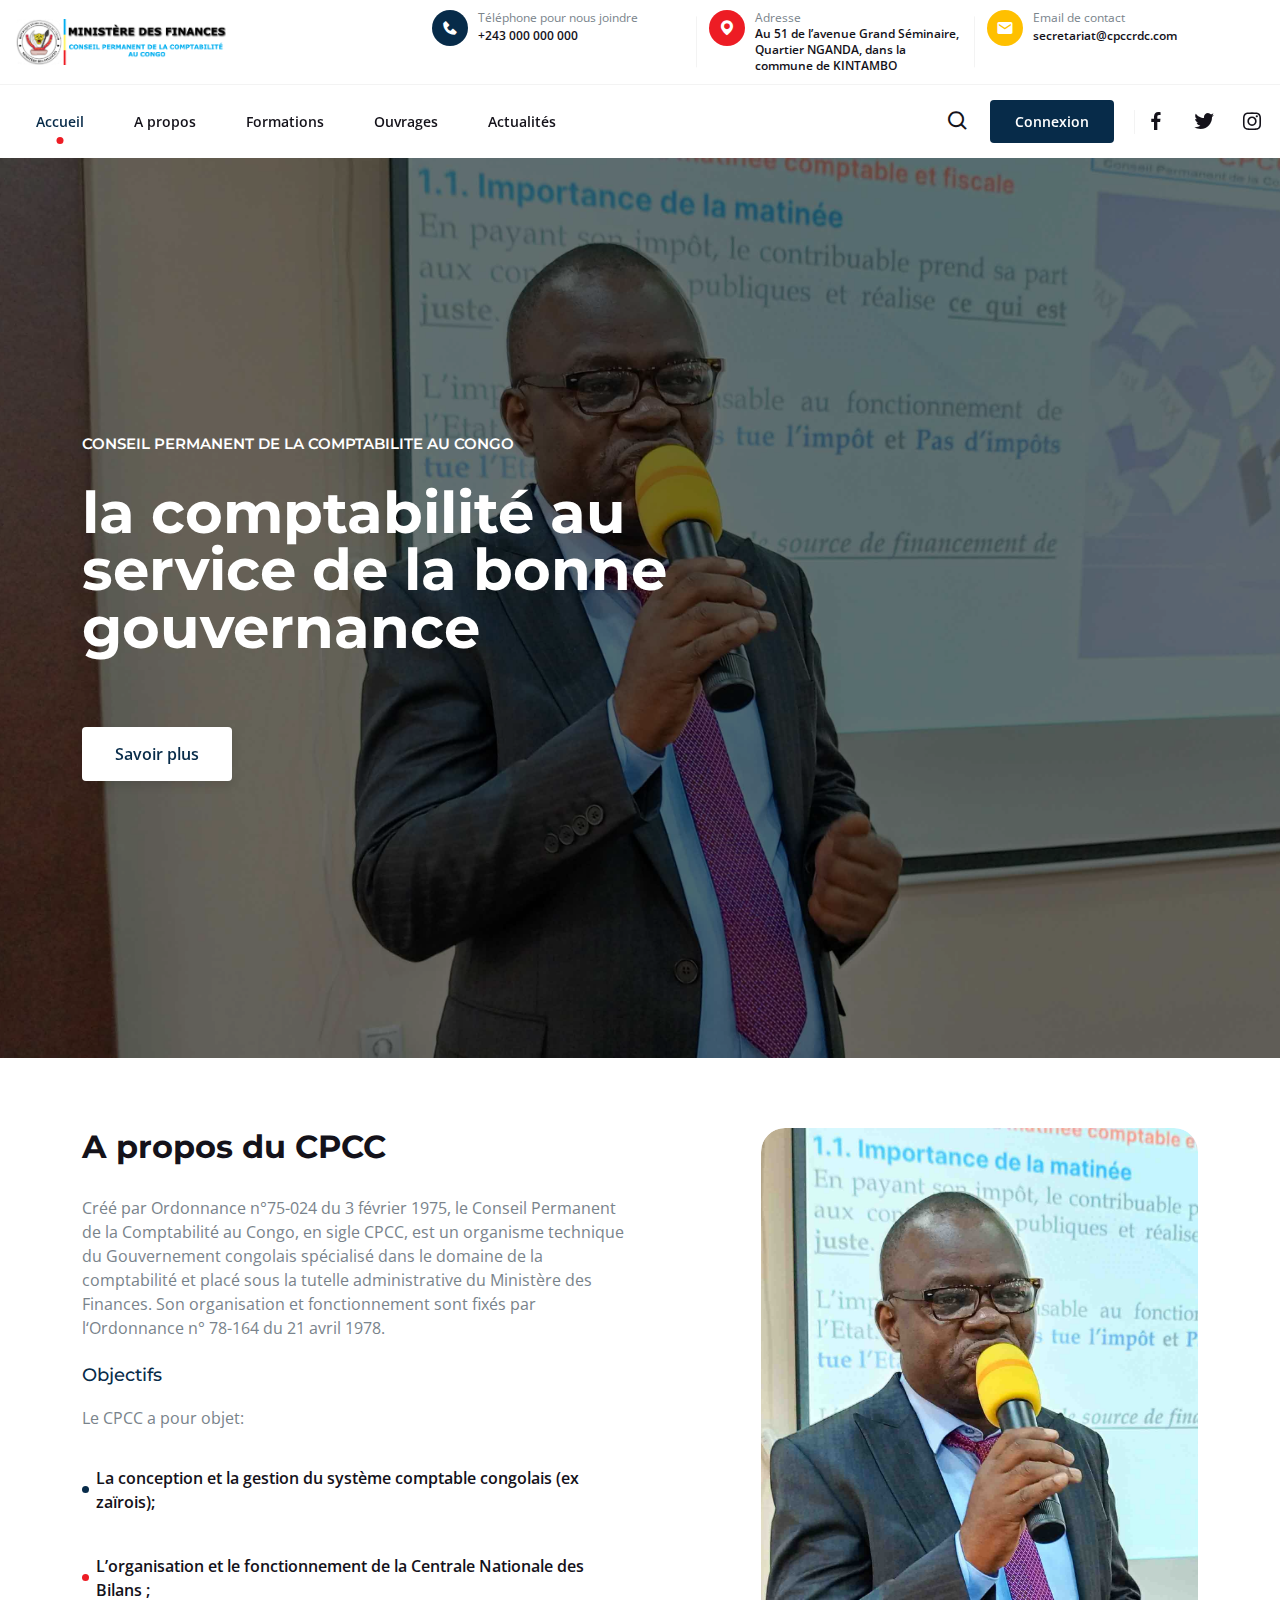
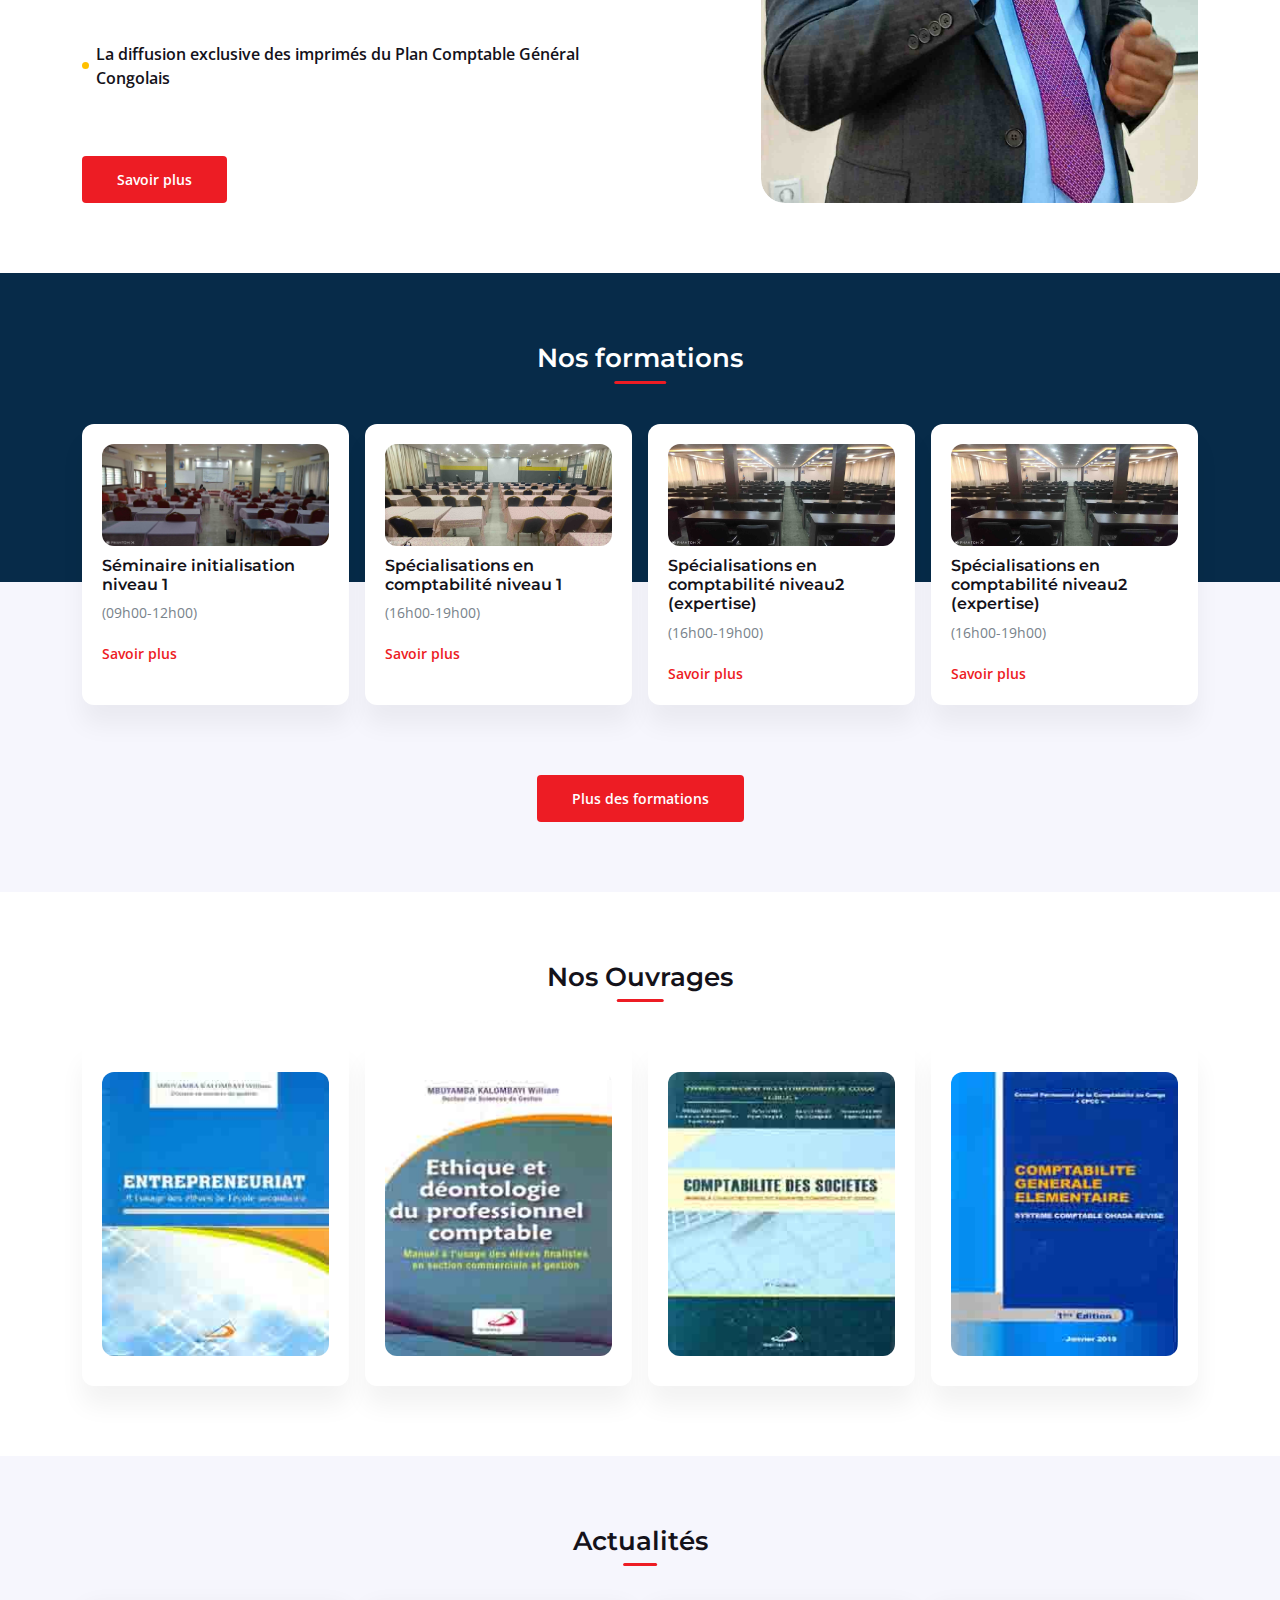
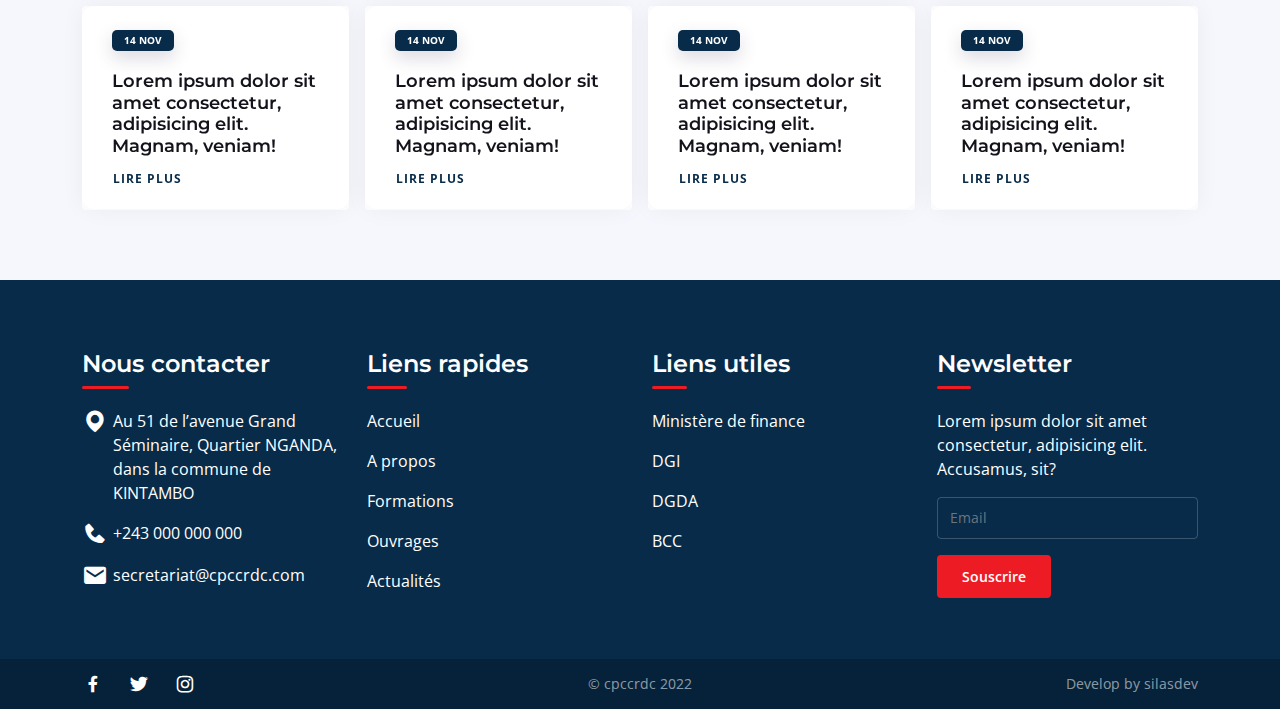
<file: index.html>
<!DOCTYPE html>
<html lang="en">
<head>
    <meta charset="UTF-8">
    <meta http-equiv="X-UA-Compatible" content="IE=edge">
    <meta name="viewport" content="width=device-width, initial-scale=1.0">
    <title>Site CPCC| Accueil</title>
    <link rel="preconnect" href="https://fonts.googleapis.com">
    <link rel="preconnect" href="https://fonts.gstatic.com" crossorigin>
    <link href="https://fonts.googleapis.com/css2?family=Nunito+Sans:wght@400;600;700;800&display=swap" rel="stylesheet">
    <link rel="stylesheet" href="css/bootstrap.min.css">
    <link rel="stylesheet" href="css/boxicons.min.css">
    <link rel="stylesheet" href="css/app.css">
</head>
<body>
    <nav class="navbar navbar-expand-lg nav-top">     
        <div class="container-fluid px-lg-3 px-xl-3 px-xxl-5">
          <div class="row w-100 align-items-center">
            <div class="col-lg-4">
              <div class="logo-site d-flex align-items-center">
                <a href="" class="block-logo d-flex align-items-center">
                  <div class="img-logo">
                    <img src="images/LogoAppCpcc4.png" alt="">
                  </div>
                  <!-- <div class="logo-item">
                    <span>CONSEIL PERMANENT DE LA <br>
                      COMPTABILITE AU CONGO</span>
                    <span></span>
                  </div> -->
                </a>
              </div>
            </div>
            <div class="col-lg-8">
              <div class="row justify-content-end">
                <div class="col-lg-4 col-separator">
                  <div class="block-item">
                    <div class="icon">
                      <i class="bx bxs-phone"></i>
                    </div>
                    <div class="item">
                      <span>Téléphone pour nous joindre</span>
                      <p><a href="tel:+2430000000 ">+243 000 000 000</a></p>
                    </div>
                  </div>
                </div>
                <div class="col-lg-4 col-separator">
                  <div class="block-item">
                    <div class="icon" style="background: var(--redColor);">
                      <i class="bx bxs-map"></i>
                    </div>
                    <div class="item">
                      <span>Adresse</span>
                      <p>Au 51 de l’avenue Grand Séminaire, Quartier NGANDA, dans la commune de KINTAMBO</p>
                    </div>
                  </div>
                </div>
                <div class="col-lg-4 col-separator">
                  <div class="block-item">
                    <div class="icon" style="background: var(--yellowColor);">
                      <i class="bx bxs-envelope" ></i>
                    </div>
                    <div class="item">
                      <span>Email de contact</span>
                      <p><a href="mailto:secretariat@ambardc.eu ">secretariat@cpccrdc.com</a></p>
                    </div>
                  </div>
                </div>
              </div>
            </div>
          </div>
        </div>
      </div>
    </nav>
    <nav class="navbar navbar-expand-lg sticky-top nav-bottom">     
        <div class="container-fluid  px-lg-3 px-xl-3 px-xxl-5">
          <div class="logo-site d-flex align-items-center">
            <a href="" class="block-logo d-flex">
              <div class="img-logo">
                <img src="images/LogoAppCpcc4.png" alt="">
              </div>
              <div class="logo-item">
                <span>CONSEIL PERMANENT DE LA <br>
                  COMPTABILITE AU CONGO</span>
                <span></span>
              </div>
            </a>
            <div class="menu-toggle">
              <span></span>
              <span></span>
              <span></span>
            </div>
          </div>
          <div class="collapse navbar-collapse" id="navbarSupportedContent">
            <ul class="navbar-nav me-auto mb-2 mb-lg-0">
              <li class="nav-item active">
                <a class="nav-link" href="#">
                  <div class="flip-text">
                    <span>Accueil</span>
                    <span>Accueil</span>
                    <span>Accueil</span>
                  </div>
                </a>
              </li>
               <li class="nav-item">
                <a class="nav-link" href="#">
                  <div class="flip-text">
                    <span>A propos</span>
                    <span>A propos</span>
                    <span>A propos</span>
                  </div>
                </a>
                <!-- <div class="dropdown-sm">
                  <ul>
                    <li><a href="">Ambassadeur</a></li>
                    <li><a href="">Les services</a></li>
                    <li><a href="">Ils sont passés</a></li>
                    <li><a href="">Documents à télécharger</a></li>
                    <li><a href="">RdcTheque</a></li>
                  </ul>
                </div> -->
              </li>
              <li class="nav-item">
                <a class="nav-link" href="#">
                  <div class="flip-text">
                    <span>Formations</span>
                    <span>Formations</span>
                    <span>Formations</span>
                  </div>
                </a>
                <!-- <div class="dropdown-lg">
                  <div class="block">
                    <h6>Visas</h6>
                    <ul>
                      <li><a href="">Conditions d'obtention</a></li>
                      <li><a href="">Formulaire de visa</a></li>
                    </ul>
                  </div>
                  <div class="block">
                    <h6>Passeports</h6>
                    <ul>
                      <li><a href="">Conditions d'obtention</a></li>
                      <li><a href="">Formulaire à remplir</a></li>
                      <li><a href="">Retrait de passeports (archives)</a></li>
                      <li><a href="">Communiqués</a></li>
                      <li><a href="">Retrait de passeports Biométriques</a></li>
                    </ul>
                  </div>
                  <div class="block">
                    <h6>Attestations diverses</h6>
                    <ul>
                      <li><a href="">Conditions d'obtention</a></li>
                      <li><a href="">Formulaire pour les attestations</a></li>
                      <li><a href="">Les autres documents</a></li>
                    </ul>
                  </div>
                </div> -->
              </li>
              <li class="nav-item">
                <a class="nav-link" href="#">
                  <div class="flip-text">
                    <span>Ouvrages</span>
                    <span>Ouvrages</span>
                    <span>Ouvrages</span>
                  </div>
                </a>
                <!-- <div class="dropdown-sm">
                  <ul>
                    <li><a href="">Histoire</a></li>
                    <li><a href="">Géographie</a></li>
                    <li><a href="">S'installer En RDCongo</a></li>
                    <li><a href="">Tourisme</a></li>
                    <li><a href="">Investir en RDCongo</a></li>
                  </ul>
                </div> -->
              </li>
              <li class="nav-item">
                <a class="nav-link" href="actualites.html">
                  <div class="flip-text">
                    <span>Actualités</span>
                    <span>Actualités</span>
                    <span>Actualités</span>
                  </div>
                </a>
                <!-- <div class="dropdown-sm">
                  <ul>
                    <li><a href="">En RDC</a></li>
                    <li><a href="">Presse congolaise</a></li>
                    <li><a href="">Presse internationale</a></li>
                    <li><a href="">Discours</a></li>
                    <li><a href="">Communiqués</a></li>
                  </ul>
                </div> -->
              </li>
              
              
             
              <!-- <li class="nav-item">
                <a class="nav-link" href="#">
                  <div class="flip-text">
                    <span>Galerie</span>
                    <span>Galerie</span>
                    <span>Galerie</span>
                  </div>
                </a>
              </li> -->
              
            </ul>
          </div>
          <div class="block-search">
            <a href="#" class="search">
              <i class="bx bx-search"></i>
            </a>
            <a href="" class="btn">Connexion</a>
            <div class="block-network">
              <a href="#">
                <i class="bx bxl-facebook"></i>
              </a>
              <a href="#">
                <i class="bx bxl-twitter"></i>
              </a>
              <a href="#">
                <i class="bx bxl-instagram"></i>
              </a>
            </div>
          </div>
        </div>
      </div>
    </nav>
    <div class="global-div">
        <div class="wrapper">
          <!-- <div class="loading">
            <div id="loader"></div>
          </div> -->
            <div class="banner" id="home">
              <div class="banner-home">
                <div id="carousel" class="carousel slide" data-bs-ride="carousel">
                
                  <div class="carousel-inner">
                      <div class="carousel-item active">
                        <div class="divslide">
                          <div class="container">
                            <div class="row">
                              <div class="col-lg-8">
                                <h2>CONSEIL PERMANENT DE LA
                                  COMPTABILITE AU CONGO</h2>
                                <h3>la comptabilité au service de la bonne gouvernance </h3>
                                <a href="#" class="btn btn-1 me-0">Savoir plus</a>
                              </div>
                            </div>
                          </div>
                          <img src="images/banner.jpg" alt="">
                        </div>
                      </div>
                      <!-- <button class="carousel-control-prev" type="button" data-bs-target="#carousel" data-bs-slide="prev">
                        <i class="bx bx-chevron-left"></i>
                      </button>
                      <button class="carousel-control-next" type="button" data-bs-target="#carousel" data-bs-slide="next">
                        <i class="bx bx-chevron-right"></i> -->
  
                  </div>
                </div>
              </div>
              
            </div>
            <!-- <div class="block-service">
              <div class="container">
               <div class="row g-3">
                <div class="col-lg-3 col-md-6 col-12">
                  <div class="card">
                    <a href="#">
                      <div class="icon">
                        <i class="bx bxl-visa"></i>
                      </div>
                      <div class="content-text">
                        <h5>Visa</h5>
                        <p>L’obtention d’un visa est nécessaire pour toute personne étrangère souhaitant entrer sur le territoire congolais. </p>
                      </div>
                    </a>
                  </div>
                </div>
                <div class="col-lg-3 col-md-6 col-12">
                  <div class="card">
                    <a href="#">
                      <div class="icon icon-2">
                        <i class="bx bxs-user-rectangle"></i>
                      </div>
                      <div class="content-text">
                        <h5>Passeport</h5>
                        <p>Pour les congolais de l’étranger, il convient de se rapprocher des missions diplomatiques congolaises. </p>
                      </div>
                    </a>
                  </div>
                </div>
                <div class="col-lg-3 col-md-6 col-12">
                  <div class="card">
                    <a href="#">
                      <div class="icon icon-3">
                        <i class="bx bxs-file-blank"></i>
                      </div>
                      <div class="content-text">
                        <h5>Attestations </h5>
                        <p>Les documents équivalents à l’acte de naissance délivrés par les ambassades, une preuve d’état civil admise en droit </p>
                      </div>
                    </a>
                  </div>
                </div>
                <div class="col-lg-3 col-md-6 col-12">
                  <div class="card">
                    <a href="#">
                      <div class="icon icon-4">
                        <i class="bx bxs-file-doc"></i>
                      </div>
                      <div class="content-text">
                        <h5>Actes consulaires  </h5>
                        <p>Les actes consulaires sont répartis en quatre catégories :Actes administratifs, Actes d’Etat civil, Actes d’identité et Actes notariés.</p>
                      </div>
                    </a>
                  </div>
                </div>
               </div>
              </div>
            </div> -->
            <div class="block-about">
              <div class="container">
                <div class="row  g-3 g-md-3 g-lg-3 g-xl-4 g-xxl-5">
                  <div class="col-lg-6">
                    <div class="text-star">
                      <h2>A propos du CPCC</h2>
                      <p class="paragraph mb-lg-4">
                        Créé par Ordonnance n°75-024 du 3 février 1975, le Conseil Permanent de la Comptabilité au Congo, en sigle CPCC, est               un organisme technique du Gouvernement congolais spécialisé dans le domaine de la comptabilité et placé sous la tutelle              administrative du Ministère des Finances. Son organisation et fonctionnement sont fixés par l‘Ordonnance n° 78-164 du 21 avril 1978.
                      </p>
                      <h4>Objectifs</h4>
                    <p class="paragraph ">
                      Le CPCC a pour objet: 
                    </p>
                    <ul>
                      <li>
                        La conception et la gestion du système comptable congolais (ex zaïrois); 
                      </li>
                      <li>
                        L’organisation et le fonctionnement de la Centrale Nationale des Bilans ; 
                      </li>
                      <li>
                        La diffusion exclusive des imprimés du Plan Comptable Général Congolais
                      </li>
                    </ul>
                      <a href="#" class="btn">
                        Savoir plus
                      </a>
                      
                    </div>
                  </div>
                  <div class="col-lg-6">
                    <div class="card">
                      <img src="images/banner.jpg" alt="">
                    </div>
                  </div>
                  
                </div>
              </div>
            </div>
            <div class="block-doc">
              <div class="container">
                  <div class="text-center">
                    <h2>Nos formations</h2>
                  </div>
                  <div class="row g-3 g-lg-3">
                    <div class="col-lg-3">
                      <div class="card">
                        <a href="#">
                          <div class="block-img">
                            <img src="images/salle1.jpg" alt="">
                          </div>
                          <h6>Séminaire initialisation niveau 1 </h6>
                          <p>(09h00-12h00)</p>
                          <span class="link">Savoir plus</span>
                        </a>
                      </div>
                    </div>
                    <div class="col-lg-3">
                      <div class="card">
                        <a href="#">
                          <div class="block-img">
                            <img src="images/salle2.jpg" alt="">
                          </div>
                         <h6> Spécialisations en comptabilité niveau 1 </h6>
                         <p>(16h00-19h00)</p>
                         <span class="link">Savoir plus</span>
                        </a>
                      </div>
                    </div>
                    <div class="col-lg-3">
                      <div class="card">
                        <a href="#">
                          <div class="block-img">
                            <img src="images/salle3.jpg" alt="">
                          </div>
                          <h6>Spécialisations en comptabilité niveau2 (expertise) </h6>
                          <p>(16h00-19h00)</p>
                          <span class="link">Savoir plus</span>
                        </a>
                      </div>
                    </div>
                    <div class="col-lg-3">
                      <div class="card">
                        <a href="#">
                          <div class="block-img">
                            <img src="images/salle3.jpg" alt="">
                          </div>
                          <h6>Spécialisations en comptabilité niveau2 (expertise) </h6>
                          <p>(16h00-19h00)</p>
                          <span class="link">Savoir plus</span>
                        </a>
                      </div>
                    </div>
                  </div>
                  <div class="text-center">
                    <a href="#" class="btn">Plus des formations</a>
                  </div>
              </div>
            </div>
            <!-- <div class="block-commun">
              <div class="container">
                <div class="row">
                  <div class="col-lg-12">
                    <div class="text-center">
                      <h2 class="title">Nous suivre en vidéo</h2>
                    </div>
                    <div class="card">
                      <iframe src="https://www.youtube.com/embed/FHitJfJf0pI" title="YouTube video player" allow="accelerometer; autoplay; clipboard-write; encrypted-media; gyroscope; picture-in-picture" allowfullscreen=""  frameborder="0"></iframe>
                    </div>
                  </div>

                </div>
              </div>
            </div> -->
            <div class="block-ouvrage">
              <div class="container">
                <div class="text-center">
                  <div class="text-center">
                    <h2 class="title">Nos Ouvrages</h2>
                  </div>
                </div>
                <div class="row g-3">
                  <div class="col-lg-3">
                    <div class="card">
                      <a href="#">
                        <img src="images/book1.jpg" alt="">
                        <div class="text-center">
                        </div>
                      </a>
                      
                    </div>
                  </div>
                  <div class="col-lg-3">
                    <div class="card">
                      <a href="#">
                        <img src="images/book2.jpg" alt="">
                        <div class="text-center">
                          <!-- <h6>
                            <div class="text-center">
                              Entrepreneuriat
                            </div>
                          </h6> -->
                        </div>
                      </a>
                      
                    </div>
                  </div>
                  <div class="col-lg-3">
                    <div class="card">
                      <a href="#">
                        <img src="images/book3.jpg" alt="">
                        <div class="text-center">
                          <!-- <h6>
                            <div class="text-center">
                              Entrepreneuriat
                            </div>
                          </h6> -->
                        </div>
                      </a>
                      
                    </div>
                  </div>
                  <div class="col-lg-3">
                    <div class="card">
                      <a href="#">
                        <img src="images/book4.jpg" alt="">
                        <div class="text-center">
                          <!-- <h6>
                            <div class="text-center">
                              Entrepreneuriat
                            </div>
                          </h6> -->
                        </div>
                      </a>
                      
                    </div>
                  </div>
                </div>
              </div>
            </div>
            <div class="block-news">
              <div class="container">
                <div class="text-center">
                 <h2 class="title"> Actualités</h2>
                </div>
                <div class="row g-3">
                  <div class="col-lg-3">
                    <div class="card card-actu">
                      <a href="#">
                        <div class="date">14 NOV</div>
                        <h5>Lorem ipsum dolor sit amet consectetur, adipisicing elit. Magnam, veniam!</h5>
                        <button class="btn">LIRE PLUS</button>
                      </a>

                    </div>
                  </div>
                  <div class="col-lg-3">
                    <div class="card card-actu">
                      <a href="#">
                        <div class="date">14 NOV</div>
                        <h5>Lorem ipsum dolor sit amet consectetur, adipisicing elit. Magnam, veniam!</h5>
                        <button class="btn">LIRE PLUS</button>
                      </a>

                    </div>
                  </div>
                  <div class="col-lg-3">
                    <div class="card card-actu">
                      <a href="#">
                        <div class="date">14 NOV</div>
                        <h5>Lorem ipsum dolor sit amet consectetur, adipisicing elit. Magnam, veniam!</h5>
                        <button class="btn">LIRE PLUS</button>
                      </a>

                    </div>
                  </div>
                  <div class="col-lg-3">
                    <div class="card card-actu">
                      <a href="#">
                        <div class="date">14 NOV</div>
                        <h5>Lorem ipsum dolor sit amet consectetur, adipisicing elit. Magnam, veniam!</h5>
                        <button class="btn">LIRE PLUS</button>
                      </a>

                    </div>
                  </div>
                </div>
              </div>
            </div>
            <footer>
              <div class="container">
                <div class="row g-4">
                  <div class="col-lg-3 col-md-6">
                    <div class="text-star text-white">
                      <h4>Nous contacter</h4>

                      <p>
                        <i class="bx bxs-map"></i>
                        Au 51 de l’avenue Grand Séminaire, Quartier NGANDA, dans la commune de KINTAMBO
                      </p>
                      <p>
                        <i class="bx bxs-phone"></i>
                        <a href="tel:+243 000 000 000">
                          +243 000 000 000
                        </a>
                      </p>
                      <p>
                        <i class="bx bxs-envelope"></i>
                        <a href="mailto:secretariat@ambardc.eu">
                          secretariat@cpccrdc.com
                        </a>
                      </p>
                    </div>
                  </div>
                  <div class="col-lg-3 col-md-6">
                    <div class="text-star text-white">
                      <h4>Liens rapides</h4>

                      <p>
                        <a href="#">
                          Accueil
                        </a>
                      </p>
                      <p>
                        <a href="#">
                          A propos
                        </a>
                      </p>
                      <p>
                        <a href="#">
                          Formations
                        </a>
                      </p>
                      <p>
                        <a href="#">
                          Ouvrages
                        </a>
                      </p>
                      <p>
                        <a href="#">
                          Actualités
                        </a>
                      </p>
                    </div>
                  </div>
                  <div class="col-lg-3 col-md-6">
                    <div class="text-star text-white">
                      <h4>Liens utiles</h4>

                      <p>
                        <a href="#">
                          Ministère de finance
                        </a>
                      </p>
                      <p>
                        <a href="#">
                          DGI
                        </a>
                      </p>
                      <p>
                        <a href="#">
                          DGDA 
                        </a>
                      </p>
                      <p>
                        <a href="#">
                          BCC
                        </a>
                      </p>
                    </div>
                  </div>
                  <div class="col-lg-3 col-md-6">
                    <div class="text-star text-white">
                      <h4>Newsletter</h4>

                      <p>
                       Lorem ipsum dolor sit amet consectetur, adipisicing elit. Accusamus, sit?
                      </p>
                      <form action="">
                        <div class="form-group row g-3">
                          <div class="col-12">
                            <input type="text" class="form-control" placeholder="Email">
                          </div>
                          <div class="col-12">
                            <button class="btn">Souscrire</button>
                          </div>
                        </div>
                      </form>
                    </div>
                  </div>
                </div>
              </div>
              <div class="bundel-bottom">
                <div class="container">
                  <div class="row g-4 align-items-center">
                    <div class="col-lg-4">
                      <div class="network">
                        <a href="#">
                          <i class="bx bxl-facebook"></i>
                        </a>
                        <a href="#">
                          <i class="bx bxl-twitter"></i>
                        </a>
                        <a href="#">
                          <i class="bx bxl-instagram"></i>
                        </a>
                      </div>
                    </div>
                    <div class="col-lg-4">
                      <div class="text-center">
                          <small class="d-block">© cpccrdc 2022</small>
                      </div>
                    </div>
                    <div class="col-lg-4">
                      <div class="text-end">
                        <small class="d-block">Develop by silasdev</small>
                    </div>
                    </div>
                  </div>
                </div>
              </div>
            </footer>
        </div>
    </div>
    <div class="block-search-lg">
      <form action="">
        <div class="form-group row justify-content-center">
          <div class="col-lg-8">
            <div class="input-group">
              <input type="text" class="form-control" placeholder="Recipient's username" aria-label="Recipient's username" aria-describedby="basic-addon2">
              <button class="input-group-text" id="basic-addon2">
                <i class="bx bx-search"></i>
              </button>
            </div>
            
          </div>
        </div>
      </form>
    </div>
    <div class="menu-side">
      <div class="menu-close">
        <span></span>
        <span></span>
      </div>
      <h5>Menu</h5>
      <ul>
        <li><a href="#">Accueil</a></li>
        <li><a href="#">A propos</a></li>
        <li><a href="#">Formations</a></li>
        <li><a href="#">Ouvrages</a></li>
        <li><a href="#">Actualités</a></li>
      </ul>
    </div>
    <div class="dark-block">

    </div>
    <script src="js/app.js"></script>
    <script src="js/bootstrap.bundle.min.js"></script>
    <script src="js/owl.carousel.min.js"></script>
    <script src="js/scriptcarousel.js"></script>
    <script src="js/gsap.min.js"></script>
    <script>
      $(window).scroll(function() {

        if ($(this).scrollTop() > 40) {
            $(".nav-bottom").addClass('bg-white');
            
        }
        else {
            $(".nav-bottom").removeClass('bg-white');
        }
      });
      $('.menu-toggle').click(function(){
        $('.menu-side').addClass('active')
        $('.dark-block').addClass('active')
        $('body').addClass('overflow-none')
      })
      $('.dark-block').click(function(){
        $(this).removeClass('active')
        $('.menu-side').removeClass('active')
        $('body').removeClass('overflow-none')
      })
      $('.menu-close').click(function(){
        $(".dark-block").removeClass('active')
        $('.menu-side').removeClass('active')
        $('body').removeClass('overflow-none')
        
      })
      // $('.close-menu').click(function(){
      //   $('.menu-toggle').removeClass('active')
      //   $('.full-menu').removeClass('active')
      // })
      // $(window).on('load',function(){
      //     $('.loading').addClass('complete');
      //   });
      // $('.scrollTop').click(function(){
      //     var getElement = $(this).attr('href');
      //     if ($(getElement).length){
      //         var getOffset = $(getElement).offset().top - $('.navbar').height();
      //         $('html,body').animate({
      //             scrollTop:getOffset
      //         },1000);
      //     }
      //     return false;
      // })
      $(".btn-top").click(function() {
          $('html,body').animate({
              scrollTop: 0
          }, 400)
      })
      $(".block-search .search").click(function(e) {
        e.preventDefault()
          $('.block-search-lg').addClass("show")
      })
      tl = gsap.timeline({paused: false})
            // tl.fromTo('#turbulence', 3,{attr:{ baseFrequency: '0.02 0.03'},repeat: 0,delay: 0,yoyo: true},{attr:{ baseFrequency: '0 0'},repeat: -1,delay: 0,yoyo: true})
      $('.block-about img').mouseenter(function(){
        tl.fromTo('#turbulence', 5,{attr:{ baseFrequency: '0.02 0.03'},},{attr:{ baseFrequency: '0 0'}})
        tl.play()
      })
    </script>
</body>
</html>
</file>
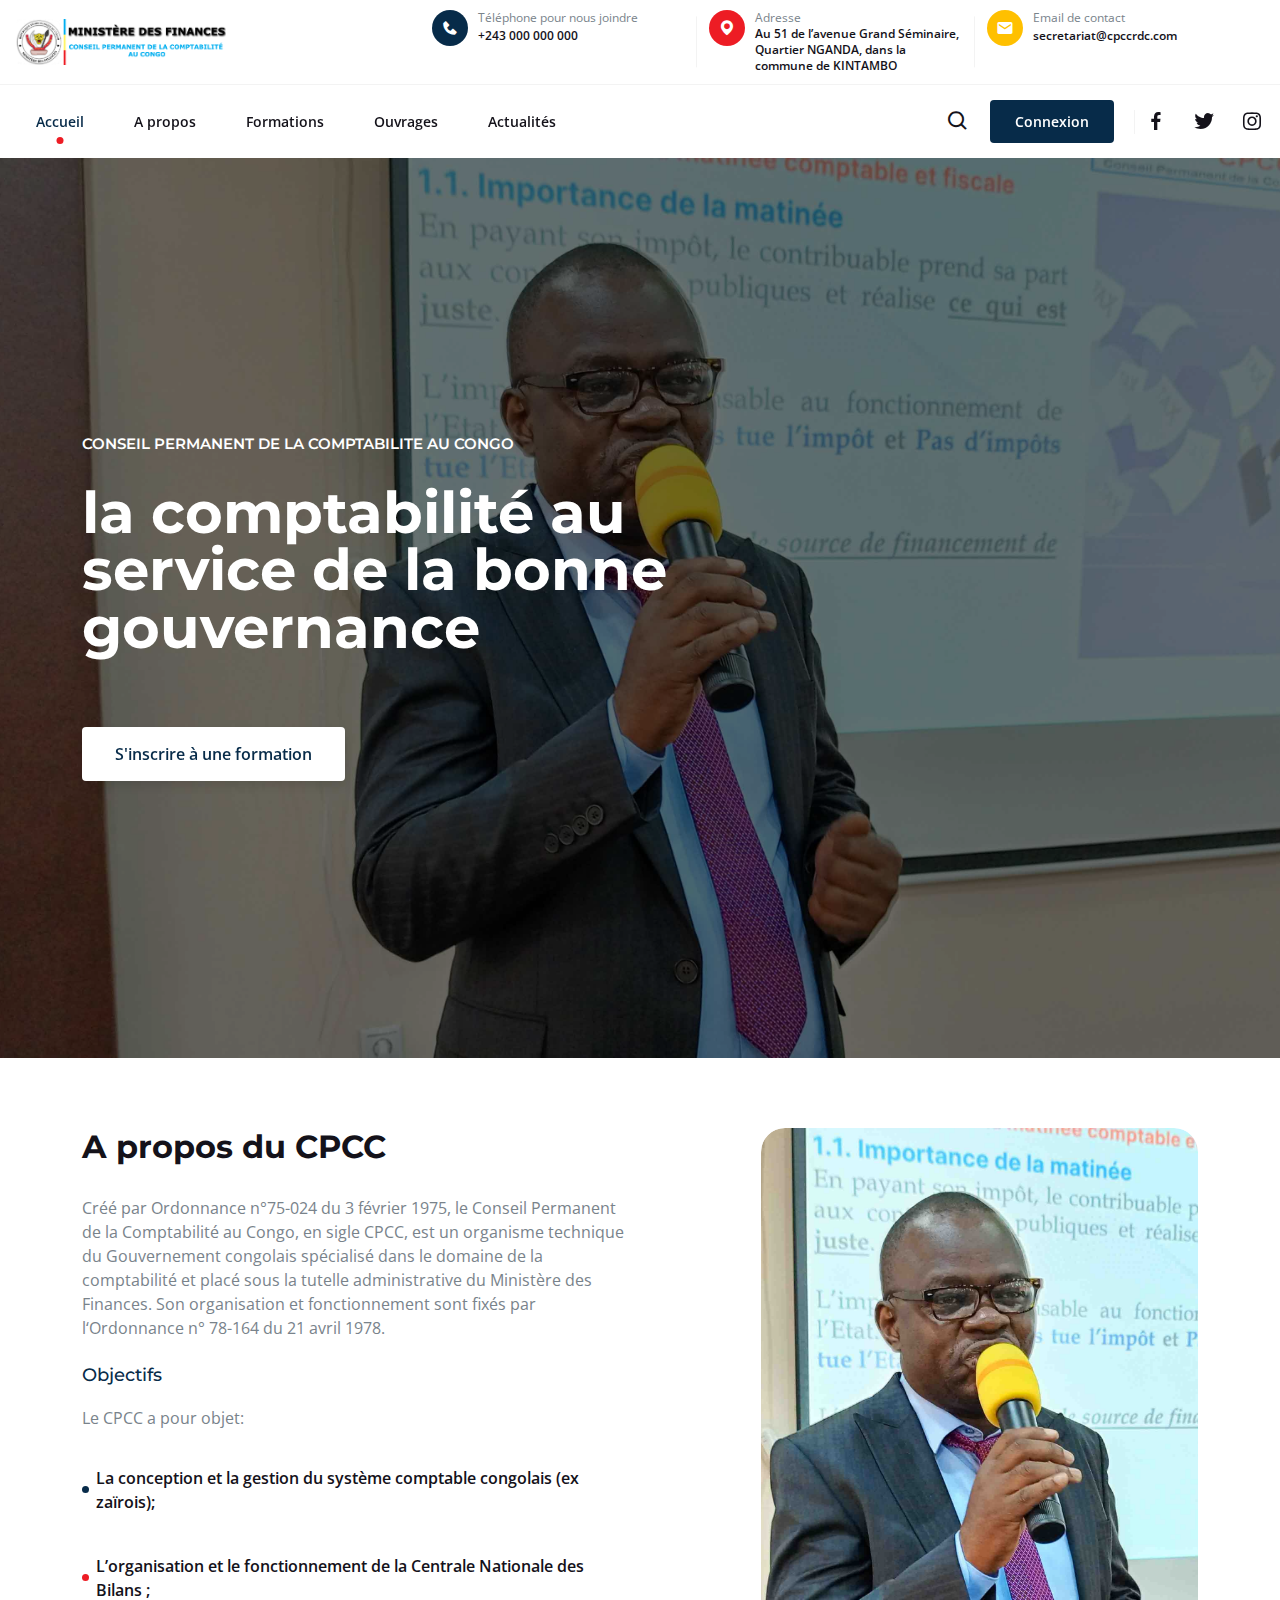
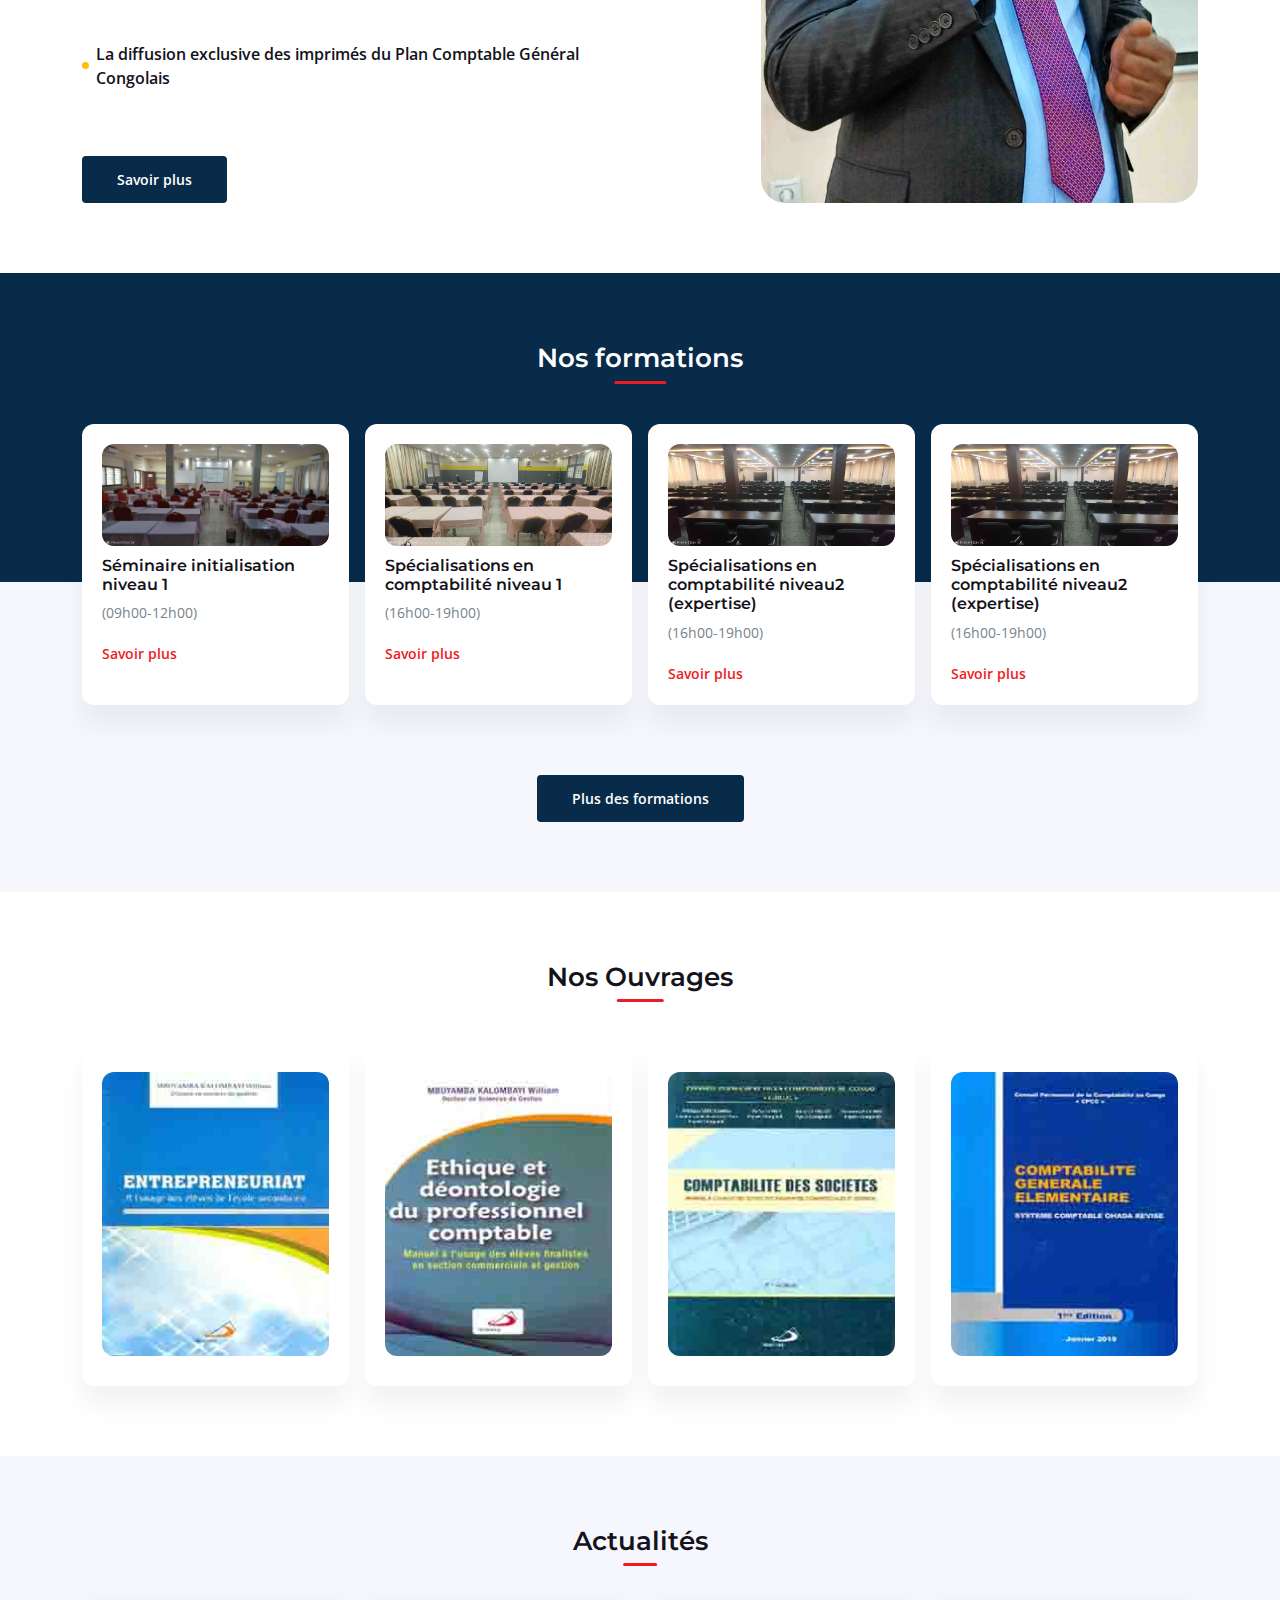
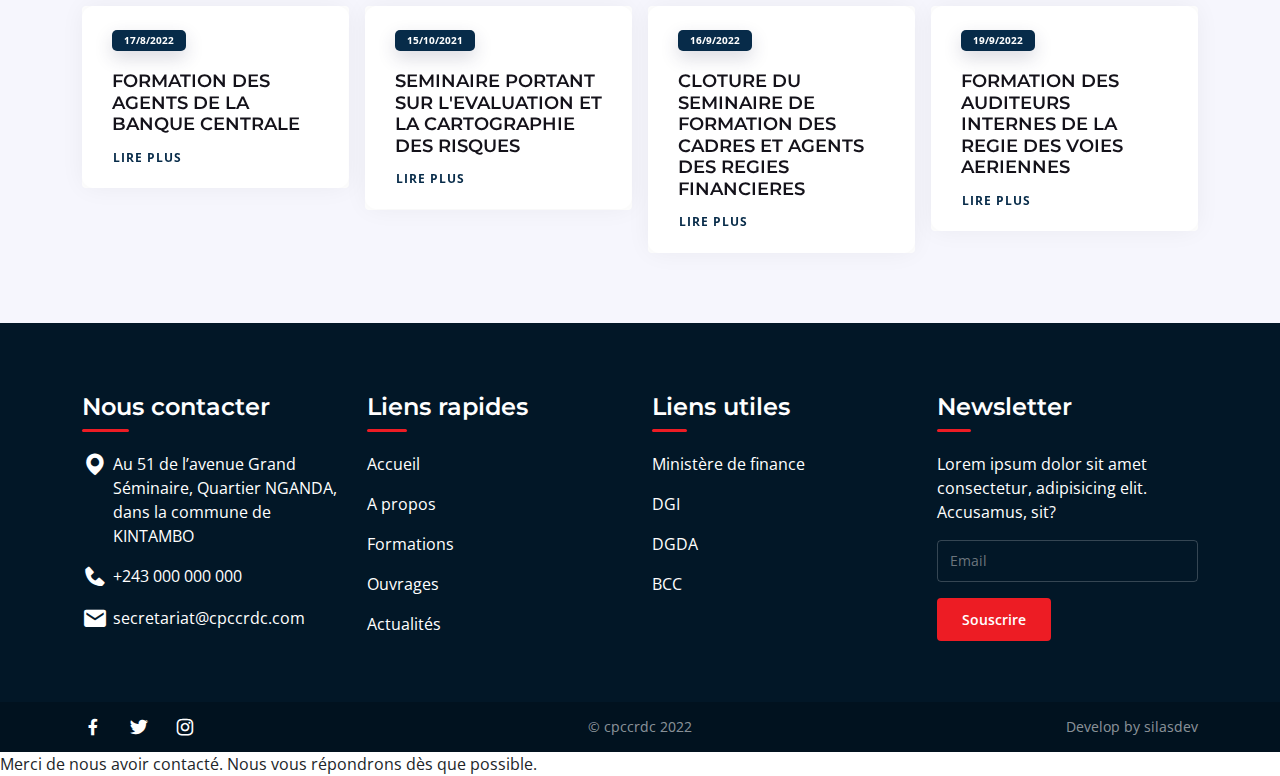
<file: old/index.html>
<!DOCTYPE html>
<html lang="en">
<head>
    <meta charset="UTF-8">
    <meta http-equiv="X-UA-Compatible" content="IE=edge">
    <meta name="viewport" content="width=device-width, initial-scale=1.0">
    <title>Site CPCC| Accueil</title>
    <link rel="preconnect" href="https://fonts.googleapis.com">
    <link rel="preconnect" href="https://fonts.gstatic.com" crossorigin>
    <link href="https://fonts.googleapis.com/css2?family=Nunito+Sans:wght@400;600;700;800&display=swap" rel="stylesheet">
    <link rel="stylesheet" href="css/bootstrap.min.css">
    <link rel="stylesheet" href="css/boxicons.min.css">
    <link rel="stylesheet" href="css/app.css">

    <!-- GetResponse Analytics -->
  <script type="text/javascript">
      
    (function(m, o, n, t, e, r, _){
            m['__GetResponseAnalyticsObject'] = e;m[e] = m[e] || function() {(m[e].q = m[e].q || []).push(arguments)};
            r = o.createElement(n);_ = o.getElementsByTagName(n)[0];r.async = 1;r.src = t;r.setAttribute('crossorigin', 'use-credentials');_.parentNode .insertBefore(r, _);
        })(window, document, 'script', 'https://ga.getresponse.com/script/e6308825-8442-454b-8473-080a37c6102c/ga.js', 'GrTracking');
  
  
    </script>
    <!-- End GetResponse Analytics -->
</head>
<body>
    <nav class="navbar navbar-expand-lg nav-top">     
        <div class="container-fluid px-lg-3 px-xl-3 px-xxl-5">
          <div class="row w-100 align-items-center">
            <div class="col-lg-4">
              <div class="logo-site d-flex align-items-center">
                <a href="index.html" class="block-logo d-flex align-items-center">
                  <div class="img-logo">
                    <img src="images/LogoAppCpcc4.png" alt="">
                  </div>
                  <!-- <div class="logo-item">
                    <span>CONSEIL PERMANENT DE LA <br>
                      COMPTABILITE AU CONGO</span>
                    <span></span>
                  </div> -->
                </a>
              </div>
            </div>
            <div class="col-lg-8">
              <div class="row justify-content-end">
                <div class="col-lg-4 col-separator">
                  <div class="block-item">
                    <div class="icon">
                      <i class="bx bxs-phone"></i>
                    </div>
                    <div class="item">
                      <span>Téléphone pour nous joindre</span>
                      <p><a href="tel:+2430000000 ">+243 000 000 000</a></p>
                    </div>
                  </div>
                </div>
                <div class="col-lg-4 col-separator">
                  <div class="block-item">
                    <div class="icon" style="background: var(--redColor);">
                      <i class="bx bxs-map"></i>
                    </div>
                    <div class="item">
                      <span>Adresse</span>
                      <p>Au 51 de l’avenue Grand Séminaire, Quartier NGANDA, dans la commune de KINTAMBO</p>
                    </div>
                  </div>
                </div>
                <div class="col-lg-4 col-separator">
                  <div class="block-item">
                    <div class="icon" style="background: var(--yellowColor);">
                      <i class="bx bxs-envelope" ></i>
                    </div>
                    <div class="item">
                      <span>Email de contact</span>
                      <p><a href="mailto:secretariat@ambardc.eu ">secretariat@cpccrdc.com</a></p>
                    </div>
                  </div>
                </div>
              </div>
            </div>
          </div>
        </div>
      </div>
    </nav>
    <nav class="navbar navbar-expand-lg sticky-top nav-bottom">     
        <div class="container-fluid  px-lg-3 px-xl-3 px-xxl-5">
          <div class="logo-site d-flex align-items-center">
            <a href="index.html" class="block-logo d-flex">
              <div class="img-logo">
                <img src="images/LogoAppCpcc4.png" alt="">
              </div>
            </a>
            <div class="menu-toggle">
              <span></span>
              <span></span>
              <span></span>
            </div>
          </div>
          <div class="collapse navbar-collapse" id="navbarSupportedContent">
            <ul class="navbar-nav me-auto mb-2 mb-lg-0">
              <li class="nav-item active">
                <a class="nav-link" href="#">
                  <div class="flip-text">
                    <span>Accueil</span>
                    <span>Accueil</span>
                    <span>Accueil</span>
                  </div>
                </a>
              </li>
               <li class="nav-item">
                <a class="nav-link" href="#">
                  <div class="flip-text">
                    <span>A propos</span>
                    <span>A propos</span>
                    <span>A propos</span>
                  </div>
                </a>
                <!-- <div class="dropdown-sm">
                  <ul>
                    <li><a href="">Ambassadeur</a></li>
                    <li><a href="">Les services</a></li>
                    <li><a href="">Ils sont passés</a></li>
                    <li><a href="">Documents à télécharger</a></li>
                    <li><a href="">RdcTheque</a></li>
                  </ul>
                </div> -->
              </li>
              <li class="nav-item">
                <a class="nav-link" href="#">
                  <div class="flip-text">
                    <span>Formations</span>
                    <span>Formations</span>
                    <span>Formations</span>
                  </div>
                </a>
                <!-- <div class="dropdown-lg">
                  <div class="block">
                    <h6>Visas</h6>
                    <ul>
                      <li><a href="">Conditions d'obtention</a></li>
                      <li><a href="">Formulaire de visa</a></li>
                    </ul>
                  </div>
                  <div class="block">
                    <h6>Passeports</h6>
                    <ul>
                      <li><a href="">Conditions d'obtention</a></li>
                      <li><a href="">Formulaire à remplir</a></li>
                      <li><a href="">Retrait de passeports (archives)</a></li>
                      <li><a href="">Communiqués</a></li>
                      <li><a href="">Retrait de passeports Biométriques</a></li>
                    </ul>
                  </div>
                  <div class="block">
                    <h6>Attestations diverses</h6>
                    <ul>
                      <li><a href="">Conditions d'obtention</a></li>
                      <li><a href="">Formulaire pour les attestations</a></li>
                      <li><a href="">Les autres documents</a></li>
                    </ul>
                  </div>
                </div> -->
              </li>
              <li class="nav-item">
                <a class="nav-link" href="#">
                  <div class="flip-text">
                    <span>Ouvrages</span>
                    <span>Ouvrages</span>
                    <span>Ouvrages</span>
                  </div>
                </a>
                <!-- <div class="dropdown-sm">
                  <ul>
                    <li><a href="">Histoire</a></li>
                    <li><a href="">Géographie</a></li>
                    <li><a href="">S'installer En RDCongo</a></li>
                    <li><a href="">Tourisme</a></li>
                    <li><a href="">Investir en RDCongo</a></li>
                  </ul>
                </div> -->
              </li>
              <li class="nav-item">
                <a class="nav-link" href="actualites.html">
                  <div class="flip-text">
                    <span>Actualités</span>
                    <span>Actualités</span>
                    <span>Actualités</span>
                  </div>
                </a>
                <!-- <div class="dropdown-sm">
                  <ul>
                    <li><a href="">En RDC</a></li>
                    <li><a href="">Presse congolaise</a></li>
                    <li><a href="">Presse internationale</a></li>
                    <li><a href="">Discours</a></li>
                    <li><a href="">Communiqués</a></li>
                  </ul>
                </div> -->
              </li>
              
              
             
              <!-- <li class="nav-item">
                <a class="nav-link" href="#">
                  <div class="flip-text">
                    <span>Galerie</span>
                    <span>Galerie</span>
                    <span>Galerie</span>
                  </div>
                </a>
              </li> -->
              
            </ul>
          </div>
          <div class="block-search">
            <a href="#" class="search">
              <i class="bx bx-search"></i>
            </a>
            <a href="" class="btn">Connexion</a>
            <div class="block-network">
              <a href="#">
                <i class="bx bxl-facebook"></i>
              </a>
              <a href="#">
                <i class="bx bxl-twitter"></i>
              </a>
              <a href="#">
                <i class="bx bxl-instagram"></i>
              </a>
            </div>
          </div>
        </div>
      </div>
    </nav>
    <div class="global-div">
        <div class="wrapper">
          <!-- <div class="loading">
            <div id="loader"></div>
          </div> -->
            <div class="banner" id="home">
              <div class="banner-home">
                <div id="carousel" class="carousel slide" data-bs-ride="carousel">
                
                  <div class="carousel-inner">
                      <div class="carousel-item active">
                        <div class="divslide">
                          <div class="container">
                            <div class="row">
                              <div class="col-lg-8">
                                <h2>CONSEIL PERMANENT DE LA
                                  COMPTABILITE AU CONGO</h2>
                                <h3>la comptabilité au service de la bonne gouvernance </h3>
                                <a href="#" class="btn btn-1 me-0">S'inscrire à une formation</a>
                              </div>
                            </div>
                          </div>
                          <img src="images/banner.jpg" alt="">
                        </div>
                      </div>
                      <!-- <button class="carousel-control-prev" type="button" data-bs-target="#carousel" data-bs-slide="prev">
                        <i class="bx bx-chevron-left"></i>
                      </button>
                      <button class="carousel-control-next" type="button" data-bs-target="#carousel" data-bs-slide="next">
                        <i class="bx bx-chevron-right"></i> -->
  
                  </div>
                </div>
              </div>
              
            </div>
            <!-- <div class="block-service">
              <div class="container">
               <div class="row g-3">
                <div class="col-lg-3 col-md-6 col-12">
                  <div class="card">
                    <a href="#">
                      <div class="icon">
                        <i class="bx bxl-visa"></i>
                      </div>
                      <div class="content-text">
                        <h5>Visa</h5>
                        <p>L’obtention d’un visa est nécessaire pour toute personne étrangère souhaitant entrer sur le territoire congolais. </p>
                      </div>
                    </a>
                  </div>
                </div>
                <div class="col-lg-3 col-md-6 col-12">
                  <div class="card">
                    <a href="#">
                      <div class="icon icon-2">
                        <i class="bx bxs-user-rectangle"></i>
                      </div>
                      <div class="content-text">
                        <h5>Passeport</h5>
                        <p>Pour les congolais de l’étranger, il convient de se rapprocher des missions diplomatiques congolaises. </p>
                      </div>
                    </a>
                  </div>
                </div>
                <div class="col-lg-3 col-md-6 col-12">
                  <div class="card">
                    <a href="#">
                      <div class="icon icon-3">
                        <i class="bx bxs-file-blank"></i>
                      </div>
                      <div class="content-text">
                        <h5>Attestations </h5>
                        <p>Les documents équivalents à l’acte de naissance délivrés par les ambassades, une preuve d’état civil admise en droit </p>
                      </div>
                    </a>
                  </div>
                </div>
                <div class="col-lg-3 col-md-6 col-12">
                  <div class="card">
                    <a href="#">
                      <div class="icon icon-4">
                        <i class="bx bxs-file-doc"></i>
                      </div>
                      <div class="content-text">
                        <h5>Actes consulaires  </h5>
                        <p>Les actes consulaires sont répartis en quatre catégories :Actes administratifs, Actes d’Etat civil, Actes d’identité et Actes notariés.</p>
                      </div>
                    </a>
                  </div>
                </div>
               </div>
              </div>
            </div> -->
            <div class="block-about">
              <div class="container">
                <div class="row  g-3 g-md-3 g-lg-3 g-xl-4 g-xxl-5">
                  <div class="col-lg-6">
                    <div class="text-star">
                      <h2>A propos du CPCC</h2>
                      <p class="paragraph mb-lg-4">
                        Créé par Ordonnance n°75-024 du 3 février 1975, le Conseil Permanent de la Comptabilité au Congo, en sigle CPCC, est               un organisme technique du Gouvernement congolais spécialisé dans le domaine de la comptabilité et placé sous la tutelle              administrative du Ministère des Finances. Son organisation et fonctionnement sont fixés par l‘Ordonnance n° 78-164 du 21 avril 1978.
                      </p>
                      <h4>Objectifs</h4>
                    <p class="paragraph ">
                      Le CPCC a pour objet: 
                    </p>
                    <ul>
                      <li>
                        La conception et la gestion du système comptable congolais (ex zaïrois); 
                      </li>
                      <li>
                        L’organisation et le fonctionnement de la Centrale Nationale des Bilans ; 
                      </li>
                      <li>
                        La diffusion exclusive des imprimés du Plan Comptable Général Congolais
                      </li>
                    </ul>
                      <a href="#" class="btn">
                        Savoir plus
                      </a>
                      
                    </div>
                  </div>
                  <div class="col-lg-6">
                    <div class="card">
                      <img src="images/banner.jpg" alt="">
                    </div>
                  </div>
                  
                </div>
              </div>
            </div>
            <div class="block-doc">
              <div class="container">
                  <div class="text-center">
                    <h2>Nos formations</h2>
                  </div>
                  <div class="row g-3 g-lg-3">
                    <div class="col-lg-3">
                      <div class="card">
                        <a href="#">
                          <div class="block-img">
                            <img src="images/salle1.jpg" alt="">
                          </div>
                          <h6>Séminaire initialisation niveau 1 </h6>
                          <p>(09h00-12h00)</p>
                          <span class="link">Savoir plus</span>
                        </a>
                      </div>
                    </div>
                    <div class="col-lg-3">
                      <div class="card">
                        <a href="#">
                          <div class="block-img">
                            <img src="images/salle2.jpg" alt="">
                          </div>
                         <h6> Spécialisations en comptabilité niveau 1 </h6>
                         <p>(16h00-19h00)</p>
                         <span class="link">Savoir plus</span>
                        </a>
                      </div>
                    </div>
                    <div class="col-lg-3">
                      <div class="card">
                        <a href="#">
                          <div class="block-img">
                            <img src="images/salle3.jpg" alt="">
                          </div>
                          <h6>Spécialisations en comptabilité niveau2 (expertise) </h6>
                          <p>(16h00-19h00)</p>
                          <span class="link">Savoir plus</span>
                        </a>
                      </div>
                    </div>
                    <div class="col-lg-3">
                      <div class="card">
                        <a href="#">
                          <div class="block-img">
                            <img src="images/salle3.jpg" alt="">
                          </div>
                          <h6>Spécialisations en comptabilité niveau2 (expertise) </h6>
                          <p>(16h00-19h00)</p>
                          <span class="link">Savoir plus</span>
                        </a>
                      </div>
                    </div>
                  </div>
                  <div class="text-center">
                    <a href="#" class="btn">Plus des formations</a>
                  </div>
              </div>
            </div>
            <!-- <div class="block-commun">
              <div class="container">
                <div class="row">
                  <div class="col-lg-12">
                    <div class="text-center">
                      <h2 class="title">Nous suivre en vidéo</h2>
                    </div>
                    <div class="card">
                      <iframe src="https://www.youtube.com/embed/FHitJfJf0pI" title="YouTube video player" allow="accelerometer; autoplay; clipboard-write; encrypted-media; gyroscope; picture-in-picture" allowfullscreen=""  frameborder="0"></iframe>
                    </div>
                  </div>

                </div>
              </div>
            </div> -->
            <div class="block-ouvrage">
              <div class="container">
                <div class="text-center">
                  <div class="text-center">
                    <h2 class="title">Nos Ouvrages</h2>
                  </div>
                </div>
                <div class="row g-3">
                  <div class="col-lg-3">
                    <div class="card">
                      <a href="#">
                        <img src="images/book1.jpg" alt="">
                        <div class="text-center">
                        </div>
                      </a>
                      
                    </div>
                  </div>
                  <div class="col-lg-3">
                    <div class="card">
                      <a href="#">
                        <img src="images/book2.jpg" alt="">
                        <div class="text-center">
                          <!-- <h6>
                            <div class="text-center">
                              Entrepreneuriat
                            </div>
                          </h6> -->
                        </div>
                      </a>
                      
                    </div>
                  </div>
                  <div class="col-lg-3">
                    <div class="card">
                      <a href="#">
                        <img src="images/book3.jpg" alt="">
                        <div class="text-center">
                          <!-- <h6>
                            <div class="text-center">
                              Entrepreneuriat
                            </div>
                          </h6> -->
                        </div>
                      </a>
                      
                    </div>
                  </div>
                  <div class="col-lg-3">
                    <div class="card">
                      <a href="#">
                        <img src="images/book4.jpg" alt="">
                        <div class="text-center">
                          <!-- <h6>
                            <div class="text-center">
                              Entrepreneuriat
                            </div>
                          </h6> -->
                        </div>
                      </a>
                      
                    </div>
                  </div>
                </div>
              </div>
            </div>
            <div class="block-news">
              <div class="container">
                <div class="text-center">
                 <h2 class="title"> Actualités</h2>
                </div>
                <div class="row g-3">
                  <div class="col-lg-3">
                    <div class="card card-actu">
                      <a href="#">
                        <div class="date">17/8/2022</div>
                        <h5>FORMATION DES AGENTS DE LA BANQUE CENTRALE</h5>
                        <button class="btn">LIRE PLUS</button>
                      </a>

                    </div>
                  </div>
                  <div class="col-lg-3">
                    <div class="card card-actu">
                      <a href="#">
                        <div class="date">15/10/2021</div>
                        <h5>SEMINAIRE PORTANT SUR L'EVALUATION ET LA CARTOGRAPHIE DES RISQUES</h5>
                        <button class="btn">LIRE PLUS</button>
                      </a>

                    </div>
                  </div>
                  <div class="col-lg-3">
                    <div class="card card-actu">
                      <a href="#">
                        <div class="date">16/9/2022</div>
                        <h5>CLOTURE DU SEMINAIRE DE FORMATION DES CADRES ET AGENTS DES REGIES FINANCIERES</h5>
                        <button class="btn">LIRE PLUS</button>
                      </a>

                    </div>
                  </div>
                  <div class="col-lg-3">
                    <div class="card card-actu">
                      <a href="#">
                        <div class="date">19/9/2022</div>
                        <h5>FORMATION DES AUDITEURS INTERNES DE LA REGIE DES VOIES AERIENNES</h5>
                        <button class="btn">LIRE PLUS</button>
                      </a>

                    </div>
                  </div>
                </div>
              </div>
            </div>
            <footer>
              <div class="container">
                <div class="row g-4">
                  <div class="col-lg-3 col-md-6">
                    <div class="text-star text-white">
                      <h4>Nous contacter</h4>

                      <p>
                        <i class="bx bxs-map"></i>
                        Au 51 de l’avenue Grand Séminaire, Quartier NGANDA, dans la commune de KINTAMBO
                      </p>
                      <p>
                        <i class="bx bxs-phone"></i>
                        <a href="tel:+243 000 000 000">
                          +243 000 000 000
                        </a>
                      </p>
                      <p>
                        <i class="bx bxs-envelope"></i>
                        <a href="mailto:secretariat@ambardc.eu">
                          secretariat@cpccrdc.com
                        </a>
                      </p>
                    </div>
                  </div>
                  <div class="col-lg-3 col-md-6">
                    <div class="text-star text-white">
                      <h4>Liens rapides</h4>

                      <p>
                        <a href="#">
                          Accueil
                        </a>
                      </p>
                      <p>
                        <a href="#">
                          A propos
                        </a>
                      </p>
                      <p>
                        <a href="#">
                          Formations
                        </a>
                      </p>
                      <p>
                        <a href="#">
                          Ouvrages
                        </a>
                      </p>
                      <p>
                        <a href="#">
                          Actualités
                        </a>
                      </p>
                    </div>
                  </div>
                  <div class="col-lg-3 col-md-6">
                    <div class="text-star text-white">
                      <h4>Liens utiles</h4>

                      <p>
                        <a href="#">
                          Ministère de finance
                        </a>
                      </p>
                      <p>
                        <a href="#">
                          DGI
                        </a>
                      </p>
                      <p>
                        <a href="#">
                          DGDA 
                        </a>
                      </p>
                      <p>
                        <a href="#">
                          BCC
                        </a>
                      </p>
                    </div>
                  </div>
                  <div class="col-lg-3 col-md-6">
                    <div class="text-star text-white">
                      <h4>Newsletter</h4>

                      <p>
                       Lorem ipsum dolor sit amet consectetur, adipisicing elit. Accusamus, sit?
                      </p>
                      <form action="">
                        <div class="form-group row g-3">
                          <div class="col-12">
                            <input type="text" class="form-control" placeholder="Email">
                          </div>
                          <div class="col-12">
                            <button class="btn">Souscrire</button>
                          </div>
                        </div>
                      </form>
                    </div>
                  </div>
                </div>
              </div>
              <div class="bundel-bottom">
                <div class="container">
                  <div class="row g-4 align-items-center">
                    <div class="col-lg-4">
                      <div class="network">
                        <a href="#">
                          <i class="bx bxl-facebook"></i>
                        </a>
                        <a href="#">
                          <i class="bx bxl-twitter"></i>
                        </a>
                        <a href="#">
                          <i class="bx bxl-instagram"></i>
                        </a>
                      </div>
                    </div>
                    <div class="col-lg-4">
                      <div class="text-center">
                          <small class="d-block">© cpccrdc 2022</small>
                      </div>
                    </div>
                    <div class="col-lg-4">
                      <div class="text-end">
                        <small class="d-block">Develop by silasdev</small>
                    </div>
                    </div>
                  </div>
                </div>
              </div>
            </footer>
        </div>
    </div>
    <div class="block-search-lg">
      <form action="">
        <div class="form-group row justify-content-center">
          <div class="col-lg-8">
            <div class="input-group">
              <input type="text" class="form-control" placeholder="Recipient's username" aria-label="Recipient's username" aria-describedby="basic-addon2">
              <button class="input-group-text" id="basic-addon2">
                <i class="bx bx-search"></i>
              </button>
            </div>
            
          </div>
        </div>
      </form>
    </div>
    <div class="menu-side">
      <div class="menu-close">
        <span></span>
        <span></span>
      </div>
      <h5>Menu</h5>
      <ul>
        <li><a href="#">Accueil</a></li>
        <li><a href="#">A propos</a></li>
        <li><a href="#">Formations</a></li>
        <li><a href="#">Ouvrages</a></li>
        <li><a href="#">Actualités</a></li>
      </ul>
    </div>
    <div class="dark-block">

    </div>
    <script src="js/app.js"></script>
    <script src="js/bootstrap.bundle.min.js"></script>
    <script src="js/owl.carousel.min.js"></script>
    <script src="js/scriptcarousel.js"></script>
    <script src="js/gsap.min.js"></script>
    <script>
      $(window).scroll(function() {

        if ($(this).scrollTop() > 40) {
            $(".nav-bottom").addClass('bg-white');
            
        }
        else {
            $(".nav-bottom").removeClass('bg-white');
        }
      });
      $('.menu-toggle').click(function(){
        $('.menu-side').addClass('active')
        $('.dark-block').addClass('active')
        $('body').addClass('overflow-none')
      })
      $('.dark-block').click(function(){
        $(this).removeClass('active')
        $('.menu-side').removeClass('active')
        $('body').removeClass('overflow-none')
      })
      $('.menu-close').click(function(){
        $(".dark-block").removeClass('active')
        $('.menu-side').removeClass('active')
        $('body').removeClass('overflow-none')
        
      })
      // $('.close-menu').click(function(){
      //   $('.menu-toggle').removeClass('active')
      //   $('.full-menu').removeClass('active')
      // })
      // $(window).on('load',function(){
      //     $('.loading').addClass('complete');
      //   });
      // $('.scrollTop').click(function(){
      //     var getElement = $(this).attr('href');
      //     if ($(getElement).length){
      //         var getOffset = $(getElement).offset().top - $('.navbar').height();
      //         $('html,body').animate({
      //             scrollTop:getOffset
      //         },1000);
      //     }
      //     return false;
      // })
      $(".btn-top").click(function() {
          $('html,body').animate({
              scrollTop: 0
          }, 400)
      })
      $(".block-search .search").click(function(e) {
        e.preventDefault()
          $('.block-search-lg').addClass("show")
      })
      tl = gsap.timeline({paused: false})
            // tl.fromTo('#turbulence', 3,{attr:{ baseFrequency: '0.02 0.03'},repeat: 0,delay: 0,yoyo: true},{attr:{ baseFrequency: '0 0'},repeat: -1,delay: 0,yoyo: true})
      $('.block-about img').mouseenter(function(){
        tl.fromTo('#turbulence', 5,{attr:{ baseFrequency: '0.02 0.03'},},{attr:{ baseFrequency: '0 0'}})
        tl.play()
      })
    </script>
    Merci de nous avoir contacté. Nous vous répondrons dès que possible.
</body>
</html>
</file>
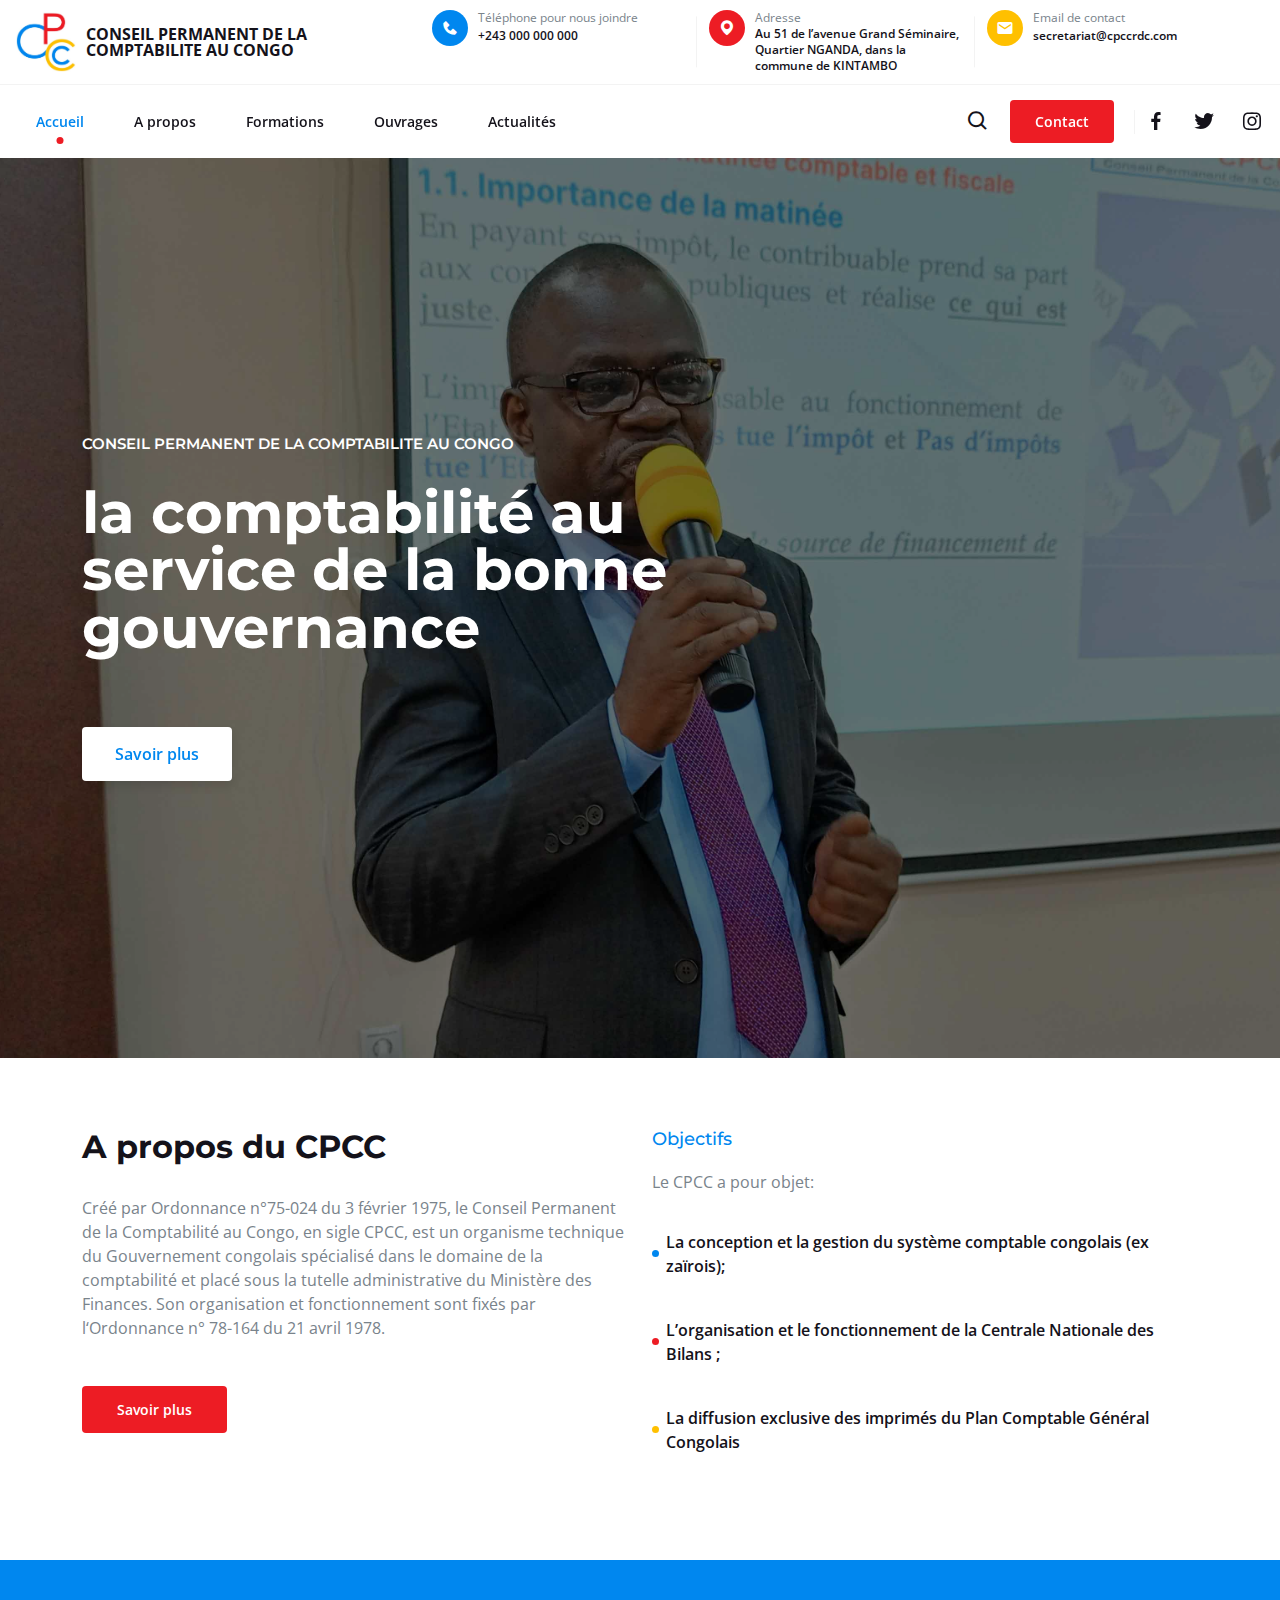
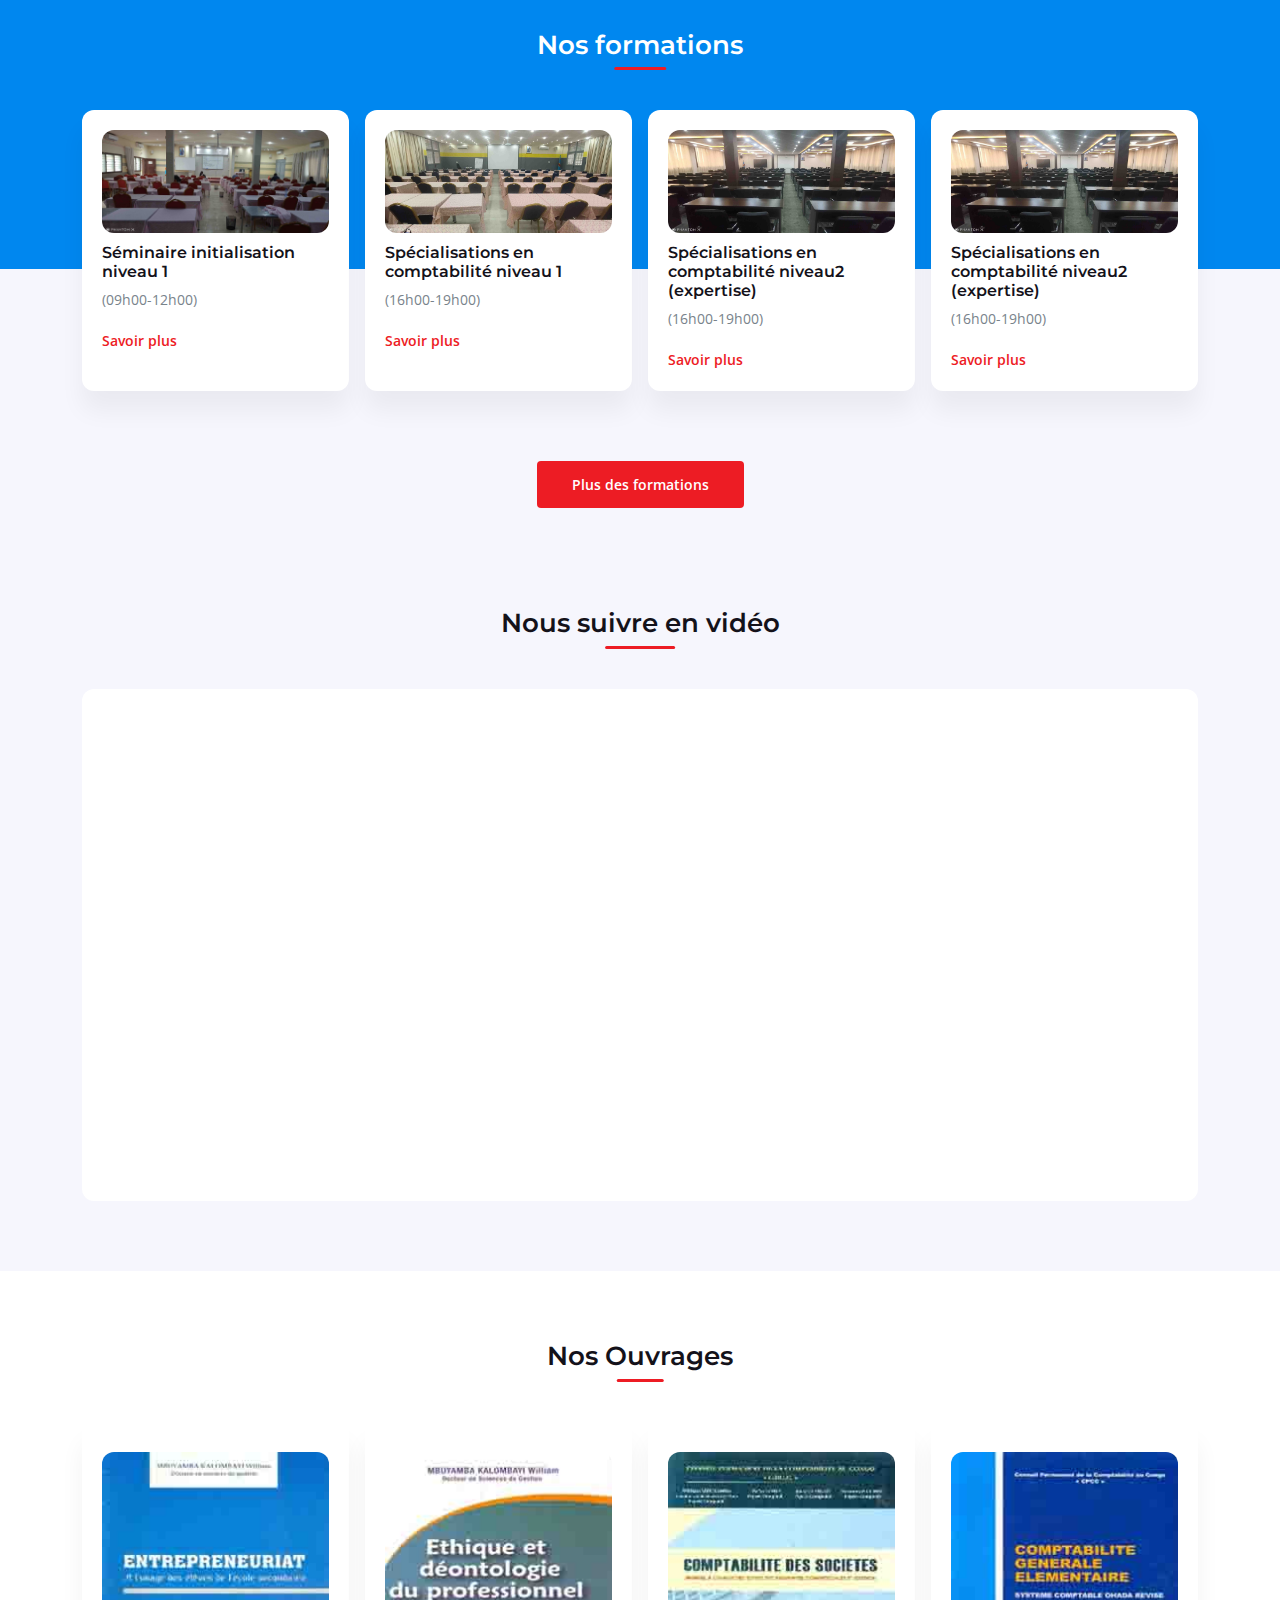
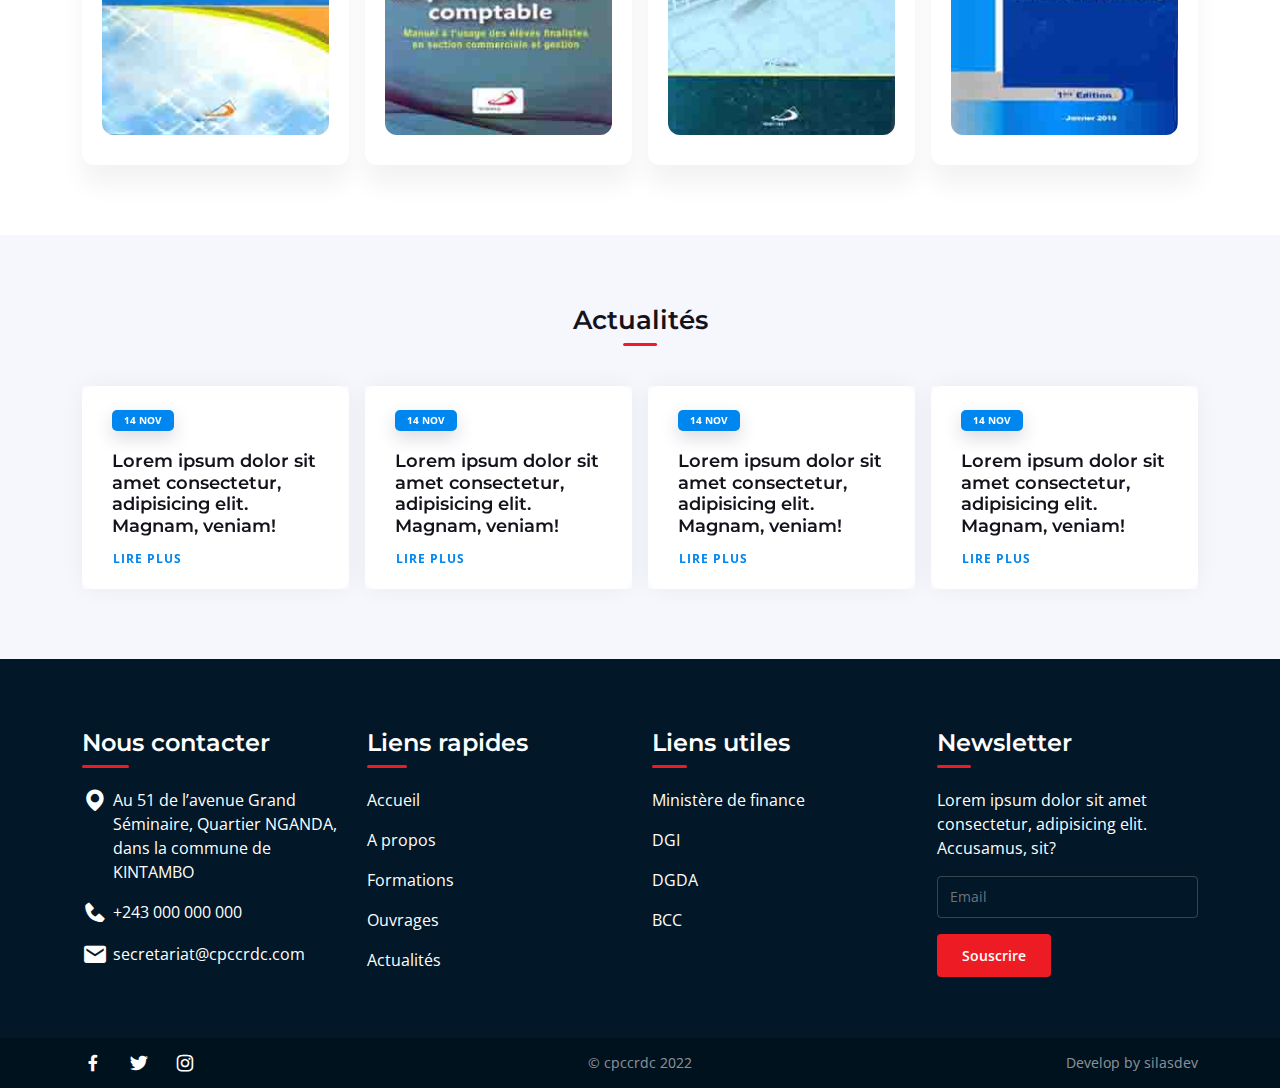
<file: site-cpcc/index.html>
<!DOCTYPE html>
<html lang="en">
<head>
    <meta charset="UTF-8">
    <meta http-equiv="X-UA-Compatible" content="IE=edge">
    <meta name="viewport" content="width=device-width, initial-scale=1.0">
    <title>Site CPCC| Accueil</title>
    <link rel="preconnect" href="https://fonts.googleapis.com">
    <link rel="preconnect" href="https://fonts.gstatic.com" crossorigin>
    <link href="https://fonts.googleapis.com/css2?family=Nunito+Sans:wght@400;600;700;800&display=swap" rel="stylesheet">
    <link rel="stylesheet" href="css/bootstrap.min.css">
    <link rel="stylesheet" href="css/boxicons.min.css">
    <link rel="stylesheet" href="css/app.css">
</head>
<body>
    <nav class="navbar navbar-expand-lg nav-top">     
        <div class="container-fluid px-lg-3 px-xl-3 px-xxl-5">
          <div class="row w-100 align-items-center">
            <div class="col-lg-4">
              <div class="logo-site d-flex align-items-center">
                <a href="" class="block-logo d-flex align-items-center">
                  <div class="img-logo">
                    <img src="images/logo.jpeg" alt="">
                  </div>
                  <div class="logo-item">
                    <span>CONSEIL PERMANENT DE LA <br>
                      COMPTABILITE AU CONGO</span>
                    <span></span>
                  </div>
                </a>
              </div>
            </div>
            <div class="col-lg-8">
              <div class="row justify-content-end">
                <div class="col-lg-4 col-separator">
                  <div class="block-item">
                    <div class="icon">
                      <i class="bx bxs-phone"></i>
                    </div>
                    <div class="item">
                      <span>Téléphone pour nous joindre</span>
                      <p><a href="tel:+2430000000 ">+243 000 000 000</a></p>
                    </div>
                  </div>
                </div>
                <div class="col-lg-4 col-separator">
                  <div class="block-item">
                    <div class="icon" style="background: var(--redColor);">
                      <i class="bx bxs-map"></i>
                    </div>
                    <div class="item">
                      <span>Adresse</span>
                      <p>Au 51 de l’avenue Grand Séminaire, Quartier NGANDA, dans la commune de KINTAMBO</p>
                    </div>
                  </div>
                </div>
                <div class="col-lg-4 col-separator">
                  <div class="block-item">
                    <div class="icon" style="background: var(--yellowColor);">
                      <i class="bx bxs-envelope" ></i>
                    </div>
                    <div class="item">
                      <span>Email de contact</span>
                      <p><a href="mailto:secretariat@ambardc.eu ">secretariat@cpccrdc.com</a></p>
                    </div>
                  </div>
                </div>
              </div>
            </div>
          </div>
        </div>
      </div>
    </nav>
    <nav class="navbar navbar-expand-lg sticky-top nav-bottom">     
        <div class="container-fluid  px-lg-3 px-xl-3 px-xxl-5">
          <div class="logo-site d-flex align-items-center">
            <a href="" class="block-logo d-flex">
              <div class="img-logo">
                <img src="images/logo.jpeg" alt="">
              </div>
              <div class="logo-item">
                <span>CONSEIL PERMANENT DE LA <br>
                  COMPTABILITE AU CONGO</span>
                <span></span>
              </div>
            </a>
            <div class="menu-toggle">
              <span></span>
              <span></span>
              <span></span>
            </div>
          </div>
          <div class="collapse navbar-collapse" id="navbarSupportedContent">
            <ul class="navbar-nav me-auto mb-2 mb-lg-0">
              <li class="nav-item active">
                <a class="nav-link" href="#">
                  <div class="flip-text">
                    <span>Accueil</span>
                    <span>Accueil</span>
                    <span>Accueil</span>
                  </div>
                </a>
              </li>
               <li class="nav-item">
                <a class="nav-link" href="#">
                  <div class="flip-text">
                    <span>A propos</span>
                    <span>A propos</span>
                    <span>A propos</span>
                  </div>
                </a>
                <!-- <div class="dropdown-sm">
                  <ul>
                    <li><a href="">Ambassadeur</a></li>
                    <li><a href="">Les services</a></li>
                    <li><a href="">Ils sont passés</a></li>
                    <li><a href="">Documents à télécharger</a></li>
                    <li><a href="">RdcTheque</a></li>
                  </ul>
                </div> -->
              </li>
              <li class="nav-item">
                <a class="nav-link" href="#">
                  <div class="flip-text">
                    <span>Formations</span>
                    <span>Formations</span>
                    <span>Formations</span>
                  </div>
                </a>
                <!-- <div class="dropdown-lg">
                  <div class="block">
                    <h6>Visas</h6>
                    <ul>
                      <li><a href="">Conditions d'obtention</a></li>
                      <li><a href="">Formulaire de visa</a></li>
                    </ul>
                  </div>
                  <div class="block">
                    <h6>Passeports</h6>
                    <ul>
                      <li><a href="">Conditions d'obtention</a></li>
                      <li><a href="">Formulaire à remplir</a></li>
                      <li><a href="">Retrait de passeports (archives)</a></li>
                      <li><a href="">Communiqués</a></li>
                      <li><a href="">Retrait de passeports Biométriques</a></li>
                    </ul>
                  </div>
                  <div class="block">
                    <h6>Attestations diverses</h6>
                    <ul>
                      <li><a href="">Conditions d'obtention</a></li>
                      <li><a href="">Formulaire pour les attestations</a></li>
                      <li><a href="">Les autres documents</a></li>
                    </ul>
                  </div>
                </div> -->
              </li>
              <li class="nav-item">
                <a class="nav-link" href="#">
                  <div class="flip-text">
                    <span>Ouvrages</span>
                    <span>Ouvrages</span>
                    <span>Ouvrages</span>
                  </div>
                </a>
                <!-- <div class="dropdown-sm">
                  <ul>
                    <li><a href="">Histoire</a></li>
                    <li><a href="">Géographie</a></li>
                    <li><a href="">S'installer En RDCongo</a></li>
                    <li><a href="">Tourisme</a></li>
                    <li><a href="">Investir en RDCongo</a></li>
                  </ul>
                </div> -->
              </li>
              <li class="nav-item">
                <a class="nav-link" href="#">
                  <div class="flip-text">
                    <span>Actualités</span>
                    <span>Actualités</span>
                    <span>Actualités</span>
                  </div>
                </a>
                <!-- <div class="dropdown-sm">
                  <ul>
                    <li><a href="">En RDC</a></li>
                    <li><a href="">Presse congolaise</a></li>
                    <li><a href="">Presse internationale</a></li>
                    <li><a href="">Discours</a></li>
                    <li><a href="">Communiqués</a></li>
                  </ul>
                </div> -->
              </li>
              
              
             
              <!-- <li class="nav-item">
                <a class="nav-link" href="#">
                  <div class="flip-text">
                    <span>Galerie</span>
                    <span>Galerie</span>
                    <span>Galerie</span>
                  </div>
                </a>
              </li> -->
              
            </ul>
          </div>
          <div class="block-search">
            <a href="#" class="search">
              <i class="bx bx-search"></i>
            </a>
            <a href="" class="btn">Contact</a>
            <div class="block-network">
              <a href="#">
                <i class="bx bxl-facebook"></i>
              </a>
              <a href="#">
                <i class="bx bxl-twitter"></i>
              </a>
              <a href="#">
                <i class="bx bxl-instagram"></i>
              </a>
            </div>
          </div>
        </div>
      </div>
    </nav>
    <div class="global-div">
        <div class="wrapper">
          <!-- <div class="loading">
            <div id="loader"></div>
          </div> -->
            <div class="banner" id="home">
              <div class="banner-home">
                <div id="carousel" class="carousel slide" data-bs-ride="carousel">
                
                  <div class="carousel-inner">
                      <div class="carousel-item active">
                        <div class="divslide">
                          <div class="container">
                            <div class="row">
                              <div class="col-lg-8">
                                <h2>CONSEIL PERMANENT DE LA
                                  COMPTABILITE AU CONGO</h2>
                                <h3>la comptabilité au service de la bonne gouvernance </h3>
                                <a href="#" class="btn btn-1 me-0">Savoir plus</a>
                              </div>
                            </div>
                          </div>
                          <img src="images/banner.jpg" alt="">
                        </div>
                      </div>
                      <!-- <button class="carousel-control-prev" type="button" data-bs-target="#carousel" data-bs-slide="prev">
                        <i class="bx bx-chevron-left"></i>
                      </button>
                      <button class="carousel-control-next" type="button" data-bs-target="#carousel" data-bs-slide="next">
                        <i class="bx bx-chevron-right"></i> -->
  
                  </div>
                </div>
              </div>
              
            </div>
            <!-- <div class="block-service">
              <div class="container">
               <div class="row g-3">
                <div class="col-lg-3 col-md-6 col-12">
                  <div class="card">
                    <a href="#">
                      <div class="icon">
                        <i class="bx bxl-visa"></i>
                      </div>
                      <div class="content-text">
                        <h5>Visa</h5>
                        <p>L’obtention d’un visa est nécessaire pour toute personne étrangère souhaitant entrer sur le territoire congolais. </p>
                      </div>
                    </a>
                  </div>
                </div>
                <div class="col-lg-3 col-md-6 col-12">
                  <div class="card">
                    <a href="#">
                      <div class="icon icon-2">
                        <i class="bx bxs-user-rectangle"></i>
                      </div>
                      <div class="content-text">
                        <h5>Passeport</h5>
                        <p>Pour les congolais de l’étranger, il convient de se rapprocher des missions diplomatiques congolaises. </p>
                      </div>
                    </a>
                  </div>
                </div>
                <div class="col-lg-3 col-md-6 col-12">
                  <div class="card">
                    <a href="#">
                      <div class="icon icon-3">
                        <i class="bx bxs-file-blank"></i>
                      </div>
                      <div class="content-text">
                        <h5>Attestations </h5>
                        <p>Les documents équivalents à l’acte de naissance délivrés par les ambassades, une preuve d’état civil admise en droit </p>
                      </div>
                    </a>
                  </div>
                </div>
                <div class="col-lg-3 col-md-6 col-12">
                  <div class="card">
                    <a href="#">
                      <div class="icon icon-4">
                        <i class="bx bxs-file-doc"></i>
                      </div>
                      <div class="content-text">
                        <h5>Actes consulaires  </h5>
                        <p>Les actes consulaires sont répartis en quatre catégories :Actes administratifs, Actes d’Etat civil, Actes d’identité et Actes notariés.</p>
                      </div>
                    </a>
                  </div>
                </div>
               </div>
              </div>
            </div> -->
            <div class="block-about">
              <div class="container">
                <div class="row  g-3 g-md-3 g-lg-3 g-xl-4 g-xxl-5">
                  <div class="col-lg-6">
                    <div class="text-star">
                      <h2>A propos du CPCC</h2>
                      <p class="paragraph">
                        Créé par Ordonnance n°75-024 du 3 février 1975, le Conseil Permanent de la Comptabilité au Congo, en sigle CPCC, est               un organisme technique du Gouvernement congolais spécialisé dans le domaine de la comptabilité et placé sous la tutelle              administrative du Ministère des Finances. Son organisation et fonctionnement sont fixés par l‘Ordonnance n° 78-164 du 21 avril 1978.
                      </p>
                      <a href="#" class="btn">
                        Savoir plus
                      </a>
                    </div>
                  </div>
                  <div class="col-lg-6">
                    <h4>Objectifs</h4>
                    <p class="paragraph">
                      Le CPCC a pour objet: 
                    </p>
                    <ul>
                      <li>
                        La conception et la gestion du système comptable congolais (ex zaïrois); 
                      </li>
                      <li>
                        L’organisation et le fonctionnement de la Centrale Nationale des Bilans ; 
                      </li>
                      <li>
                        La diffusion exclusive des imprimés du Plan Comptable Général Congolais
                      </li>
                    </ul>
                  </div>
                  
                </div>
              </div>
            </div>
            <div class="block-doc">
              <div class="container">
                  <div class="text-center">
                    <h2>Nos formations</h2>
                  </div>
                  <div class="row g-3 g-lg-3">
                    <div class="col-lg-3">
                      <div class="card">
                        <a href="#">
                          <div class="block-img">
                            <img src="images/salle1.jpg" alt="">
                          </div>
                          <h6>Séminaire initialisation niveau 1 </h6>
                          <p>(09h00-12h00)</p>
                          <span class="link">Savoir plus</span>
                        </a>
                      </div>
                    </div>
                    <div class="col-lg-3">
                      <div class="card">
                        <a href="#">
                          <div class="block-img">
                            <img src="images/salle2.jpg" alt="">
                          </div>
                         <h6> Spécialisations en comptabilité niveau 1 </h6>
                         <p>(16h00-19h00)</p>
                         <span class="link">Savoir plus</span>
                        </a>
                      </div>
                    </div>
                    <div class="col-lg-3">
                      <div class="card">
                        <a href="#">
                          <div class="block-img">
                            <img src="images/salle3.jpg" alt="">
                          </div>
                          <h6>Spécialisations en comptabilité niveau2 (expertise) </h6>
                          <p>(16h00-19h00)</p>
                          <span class="link">Savoir plus</span>
                        </a>
                      </div>
                    </div>
                    <div class="col-lg-3">
                      <div class="card">
                        <a href="#">
                          <div class="block-img">
                            <img src="images/salle3.jpg" alt="">
                          </div>
                          <h6>Spécialisations en comptabilité niveau2 (expertise) </h6>
                          <p>(16h00-19h00)</p>
                          <span class="link">Savoir plus</span>
                        </a>
                      </div>
                    </div>
                  </div>
                  <div class="text-center">
                    <a href="#" class="btn">Plus des formations</a>
                  </div>
              </div>
            </div>
            <div class="block-commun">
              <div class="container">
                <div class="row">
                  <div class="col-lg-12">
                    <div class="text-center">
                      <h2 class="title">Nous suivre en vidéo</h2>
                    </div>
                    <div class="card">
                      <iframe src="https://www.youtube.com/embed/FHitJfJf0pI" title="YouTube video player" allow="accelerometer; autoplay; clipboard-write; encrypted-media; gyroscope; picture-in-picture" allowfullscreen=""  frameborder="0"></iframe>
                    </div>
                  </div>

                  <!-- <div class="col-lg-4">
                    <div class="text-star">
                      <h2>Gardons contact</h2>
                    </div>
                    <div class="card card-urgent">
                      <form action="">
                        <div class="form-group row g-3">
                          <div class="col-12">
                            <input type="text" class="form-control" placeholder="Nom">
                          </div>
                          <div class="col-12">
                            <input type="email" class="form-control" placeholder="Email">
                          </div>
                          <div class="col-12">
                            <input type="text" class="form-control" placeholder="Sujet">
                          </div>
                          <div class="col-12">
                            <textarea name="" id="" cols="30" rows="5" class="form-control" placeholder="Message"></textarea>
                          </div>
                          <div class="col-12">
                            <button class="btn">Envoyer</button>
                          </div>
                        </div>
                      </form>
                    </div>
                  </div> -->
                </div>
              </div>
            </div>
            <div class="block-ouvrage">
              <div class="container">
                <div class="text-center">
                  <div class="text-center">
                    <h2 class="title">Nos Ouvrages</h2>
                  </div>
                </div>
                <div class="row g-3">
                  <div class="col-lg-3">
                    <div class="card">
                      <a href="#">
                        <img src="images/book1.jpg" alt="">
                        <div class="text-center">
                        </div>
                      </a>
                      
                    </div>
                  </div>
                  <div class="col-lg-3">
                    <div class="card">
                      <a href="#">
                        <img src="images/book2.jpg" alt="">
                        <div class="text-center">
                          <!-- <h6>
                            <div class="text-center">
                              Entrepreneuriat
                            </div>
                          </h6> -->
                        </div>
                      </a>
                      
                    </div>
                  </div>
                  <div class="col-lg-3">
                    <div class="card">
                      <a href="#">
                        <img src="images/book3.jpg" alt="">
                        <div class="text-center">
                          <!-- <h6>
                            <div class="text-center">
                              Entrepreneuriat
                            </div>
                          </h6> -->
                        </div>
                      </a>
                      
                    </div>
                  </div>
                  <div class="col-lg-3">
                    <div class="card">
                      <a href="#">
                        <img src="images/book4.jpg" alt="">
                        <div class="text-center">
                          <!-- <h6>
                            <div class="text-center">
                              Entrepreneuriat
                            </div>
                          </h6> -->
                        </div>
                      </a>
                      
                    </div>
                  </div>
                </div>
              </div>
            </div>
            <div class="block-news">
              <div class="container">
                <div class="text-center">
                 <h2 class="title"> Actualités</h2>
                </div>
                <div class="row g-3">
                  <div class="col-lg-3">
                    <div class="card card-actu">
                      <a href="#">
                        <div class="date">14 NOV</div>
                        <h5>Lorem ipsum dolor sit amet consectetur, adipisicing elit. Magnam, veniam!</h5>
                        <button class="btn">LIRE PLUS</button>
                      </a>

                    </div>
                  </div>
                  <div class="col-lg-3">
                    <div class="card card-actu">
                      <a href="#">
                        <div class="date">14 NOV</div>
                        <h5>Lorem ipsum dolor sit amet consectetur, adipisicing elit. Magnam, veniam!</h5>
                        <button class="btn">LIRE PLUS</button>
                      </a>

                    </div>
                  </div>
                  <div class="col-lg-3">
                    <div class="card card-actu">
                      <a href="#">
                        <div class="date">14 NOV</div>
                        <h5>Lorem ipsum dolor sit amet consectetur, adipisicing elit. Magnam, veniam!</h5>
                        <button class="btn">LIRE PLUS</button>
                      </a>

                    </div>
                  </div>
                  <div class="col-lg-3">
                    <div class="card card-actu">
                      <a href="#">
                        <div class="date">14 NOV</div>
                        <h5>Lorem ipsum dolor sit amet consectetur, adipisicing elit. Magnam, veniam!</h5>
                        <button class="btn">LIRE PLUS</button>
                      </a>

                    </div>
                  </div>
                </div>
              </div>
            </div>
            <footer>
              <div class="container">
                <div class="row g-4">
                  <div class="col-lg-3 col-md-6">
                    <div class="text-star text-white">
                      <h4>Nous contacter</h4>

                      <p>
                        <i class="bx bxs-map"></i>
                        Au 51 de l’avenue Grand Séminaire, Quartier NGANDA, dans la commune de KINTAMBO
                      </p>
                      <p>
                        <i class="bx bxs-phone"></i>
                        <a href="tel:+243 000 000 000">
                          +243 000 000 000
                        </a>
                      </p>
                      <p>
                        <i class="bx bxs-envelope"></i>
                        <a href="mailto:secretariat@ambardc.eu">
                          secretariat@cpccrdc.com
                        </a>
                      </p>
                    </div>
                  </div>
                  <div class="col-lg-3 col-md-6">
                    <div class="text-star text-white">
                      <h4>Liens rapides</h4>

                      <p>
                        <a href="#">
                          Accueil
                        </a>
                      </p>
                      <p>
                        <a href="#">
                          A propos
                        </a>
                      </p>
                      <p>
                        <a href="#">
                          Formations
                        </a>
                      </p>
                      <p>
                        <a href="#">
                          Ouvrages
                        </a>
                      </p>
                      <p>
                        <a href="#">
                          Actualités
                        </a>
                      </p>
                    </div>
                  </div>
                  <div class="col-lg-3 col-md-6">
                    <div class="text-star text-white">
                      <h4>Liens utiles</h4>

                      <p>
                        <a href="#">
                          Ministère de finance
                        </a>
                      </p>
                      <p>
                        <a href="#">
                          DGI
                        </a>
                      </p>
                      <p>
                        <a href="#">
                          DGDA 
                        </a>
                      </p>
                      <p>
                        <a href="#">
                          BCC
                        </a>
                      </p>
                    </div>
                  </div>
                  <div class="col-lg-3 col-md-6">
                    <div class="text-star text-white">
                      <h4>Newsletter</h4>

                      <p>
                       Lorem ipsum dolor sit amet consectetur, adipisicing elit. Accusamus, sit?
                      </p>
                      <form action="">
                        <div class="form-group row g-3">
                          <div class="col-12">
                            <input type="text" class="form-control" placeholder="Email">
                          </div>
                          <div class="col-12">
                            <button class="btn">Souscrire</button>
                          </div>
                        </div>
                      </form>
                    </div>
                  </div>
                </div>
              </div>
              <div class="bundel-bottom">
                <div class="container">
                  <div class="row g-4 align-items-center">
                    <div class="col-lg-4">
                      <div class="network">
                        <a href="#">
                          <i class="bx bxl-facebook"></i>
                        </a>
                        <a href="#">
                          <i class="bx bxl-twitter"></i>
                        </a>
                        <a href="#">
                          <i class="bx bxl-instagram"></i>
                        </a>
                      </div>
                    </div>
                    <div class="col-lg-4">
                      <div class="text-center">
                          <small class="d-block">© cpccrdc 2022</small>
                      </div>
                    </div>
                    <div class="col-lg-4">
                      <div class="text-end">
                        <small class="d-block">Develop by silasdev</small>
                    </div>
                    </div>
                  </div>
                </div>
              </div>
            </footer>
        </div>
    </div>
    <div class="block-search-lg">
      <form action="">
        <div class="form-group row justify-content-center">
          <div class="col-lg-8">
            <div class="input-group">
              <input type="text" class="form-control" placeholder="Recipient's username" aria-label="Recipient's username" aria-describedby="basic-addon2">
              <button class="input-group-text" id="basic-addon2">
                <i class="bx bx-search"></i>
              </button>
            </div>
            
          </div>
        </div>
      </form>
    </div>
    <div class="menu-side">
      <div class="menu-close">
        <span></span>
        <span></span>
      </div>
      <h5>Menu</h5>
      <ul>
        <li><a href="#">Accueil</a></li>
        <li><a href="#">A propos</a></li>
        <li><a href="#">Formations</a></li>
        <li><a href="#">Ouvrages</a></li>
        <li><a href="#">Actualités</a></li>
      </ul>
    </div>
    <div class="dark-block">

    </div>
    <script src="js/app.js"></script>
    <script src="js/bootstrap.bundle.min.js"></script>
    <script src="js/owl.carousel.min.js"></script>
    <script src="js/scriptcarousel.js"></script>
    <script src="js/gsap.min.js"></script>
    <script>
      $(window).scroll(function() {

        if ($(this).scrollTop() > 40) {
            $(".nav-bottom").addClass('bg-white');
            
        }
        else {
            $(".nav-bottom").removeClass('bg-white');
        }
      });
      $('.menu-toggle').click(function(){
        $('.menu-side').addClass('active')
        $('.dark-block').addClass('active')
        $('body').addClass('overflow-none')
      })
      $('.dark-block').click(function(){
        $(this).removeClass('active')
        $('.menu-side').removeClass('active')
        $('body').removeClass('overflow-none')
      })
      $('.menu-close').click(function(){
        $(".dark-block").removeClass('active')
        $('.menu-side').removeClass('active')
        $('body').removeClass('overflow-none')
        
      })
      // $('.close-menu').click(function(){
      //   $('.menu-toggle').removeClass('active')
      //   $('.full-menu').removeClass('active')
      // })
      // $(window).on('load',function(){
      //     $('.loading').addClass('complete');
      //   });
      // $('.scrollTop').click(function(){
      //     var getElement = $(this).attr('href');
      //     if ($(getElement).length){
      //         var getOffset = $(getElement).offset().top - $('.navbar').height();
      //         $('html,body').animate({
      //             scrollTop:getOffset
      //         },1000);
      //     }
      //     return false;
      // })
      $(".btn-top").click(function() {
          $('html,body').animate({
              scrollTop: 0
          }, 400)
      })
      $(".block-search .search").click(function(e) {
        e.preventDefault()
          $('.block-search-lg').addClass("show")
      })
      tl = gsap.timeline({paused: false})
            // tl.fromTo('#turbulence', 3,{attr:{ baseFrequency: '0.02 0.03'},repeat: 0,delay: 0,yoyo: true},{attr:{ baseFrequency: '0 0'},repeat: -1,delay: 0,yoyo: true})
      $('.block-about img').mouseenter(function(){
        tl.fromTo('#turbulence', 5,{attr:{ baseFrequency: '0.02 0.03'},},{attr:{ baseFrequency: '0 0'}})
        tl.play()
      })
    </script>
</body>
</html>
</file>
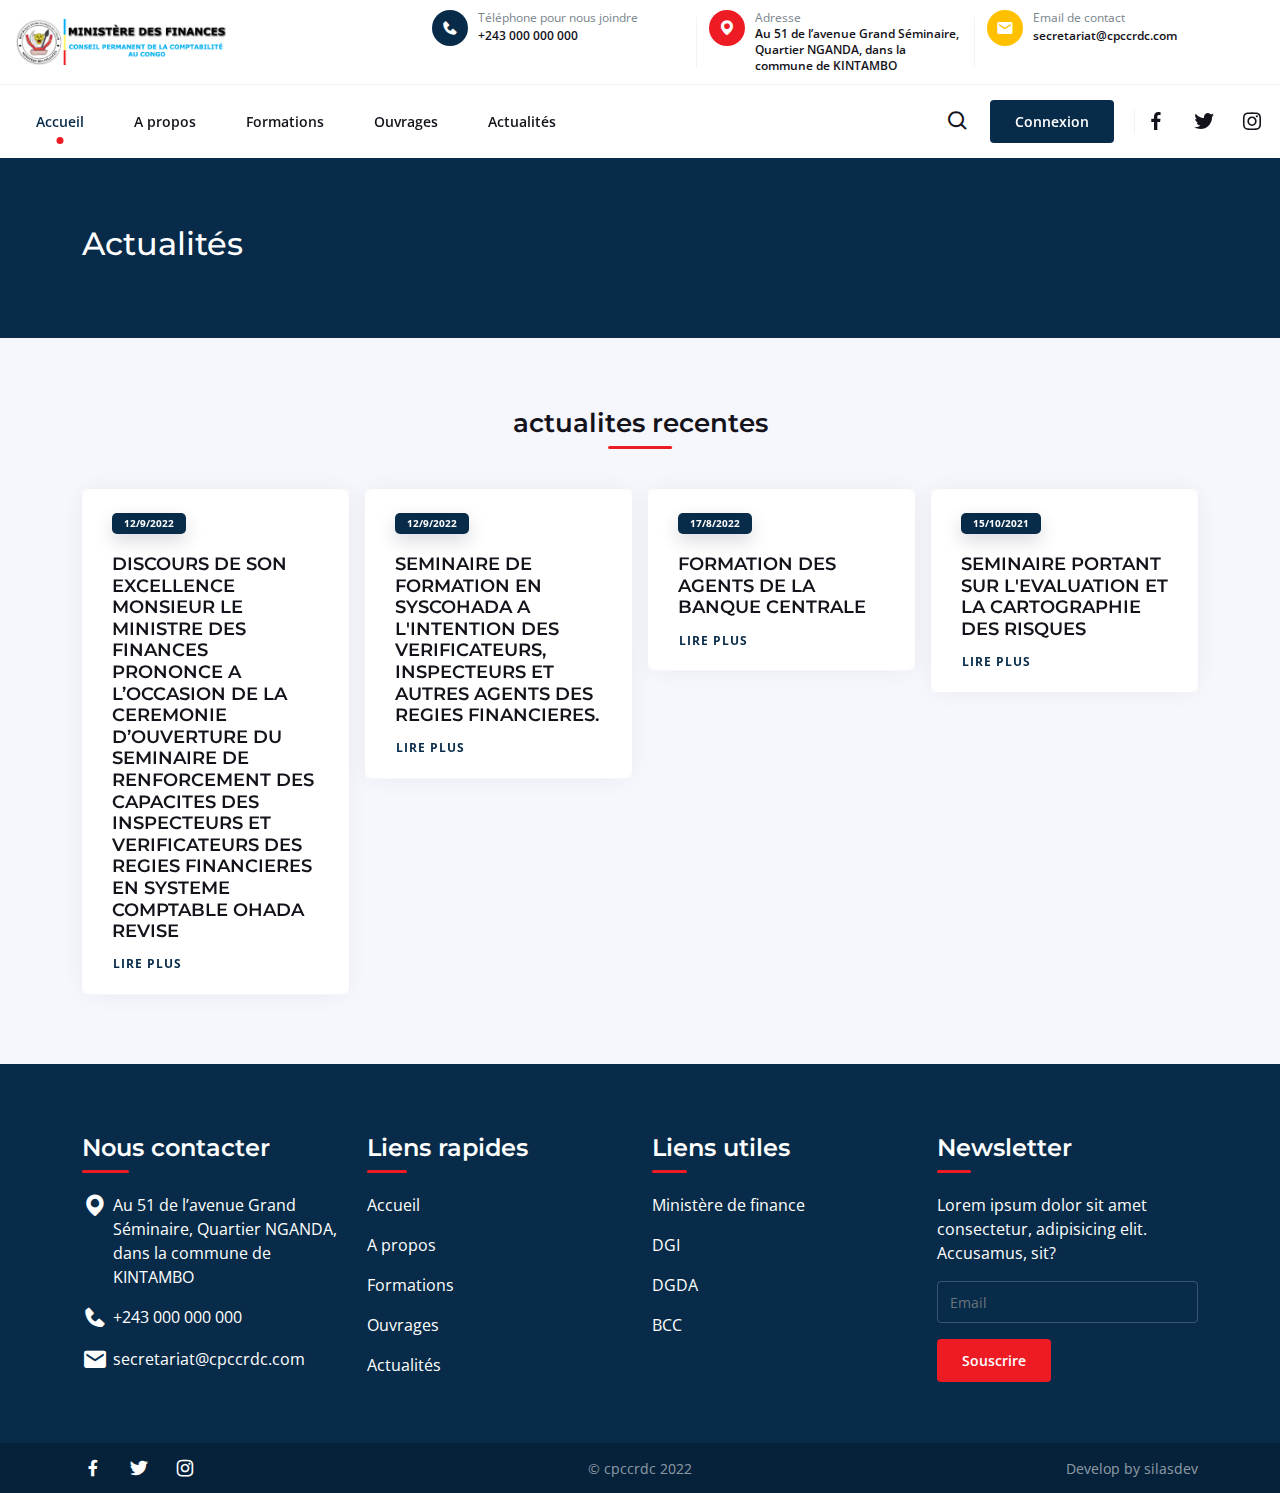
<file: actualites.html>
<!DOCTYPE html>
<html lang="en">
<head>
    <meta charset="UTF-8">
    <meta http-equiv="X-UA-Compatible" content="IE=edge">
    <meta name="viewport" content="width=device-width, initial-scale=1.0">
    <title>Site CPCC| Accueil</title>
    <link rel="preconnect" href="https://fonts.googleapis.com">
    <link rel="preconnect" href="https://fonts.gstatic.com" crossorigin>
    <link href="https://fonts.googleapis.com/css2?family=Nunito+Sans:wght@400;600;700;800&display=swap" rel="stylesheet">
    <link rel="stylesheet" href="css/bootstrap.min.css">
    <link rel="stylesheet" href="css/boxicons.min.css">
    <link rel="stylesheet" href="css/app.css">
</head>
<body>
    <nav class="navbar navbar-expand-lg nav-top">     
        <div class="container-fluid px-lg-3 px-xl-3 px-xxl-5">
          <div class="row w-100 align-items-center">
            <div class="col-lg-4">
              <div class="logo-site d-flex align-items-center">
                <a href="" class="block-logo d-flex align-items-center">
                  <div class="img-logo">
                    <img src="images/LogoAppCpcc4.png" alt="">
                  </div>
                  <!-- <div class="logo-item">
                    <span>CONSEIL PERMANENT DE LA <br>
                      COMPTABILITE AU CONGO</span>
                    <span></span>
                  </div> -->
                </a>
              </div>
            </div>
            <div class="col-lg-8">
              <div class="row justify-content-end">
                <div class="col-lg-4 col-separator">
                  <div class="block-item">
                    <div class="icon">
                      <i class="bx bxs-phone"></i>
                    </div>
                    <div class="item">
                      <span>Téléphone pour nous joindre</span>
                      <p><a href="tel:+2430000000 ">+243 000 000 000</a></p>
                    </div>
                  </div>
                </div>
                <div class="col-lg-4 col-separator">
                  <div class="block-item">
                    <div class="icon" style="background: var(--redColor);">
                      <i class="bx bxs-map"></i>
                    </div>
                    <div class="item">
                      <span>Adresse</span>
                      <p>Au 51 de l’avenue Grand Séminaire, Quartier NGANDA, dans la commune de KINTAMBO</p>
                    </div>
                  </div>
                </div>
                <div class="col-lg-4 col-separator">
                  <div class="block-item">
                    <div class="icon" style="background: var(--yellowColor);">
                      <i class="bx bxs-envelope" ></i>
                    </div>
                    <div class="item">
                      <span>Email de contact</span>
                      <p><a href="mailto:secretariat@ambardc.eu ">secretariat@cpccrdc.com</a></p>
                    </div>
                  </div>
                </div>
              </div>
            </div>
          </div>
        </div>
      </div>
    </nav>
    <nav class="navbar navbar-expand-lg sticky-top nav-bottom">     
        <div class="container-fluid  px-lg-3 px-xl-3 px-xxl-5">
          <div class="logo-site d-flex align-items-center">
            <a href="index.html" class="block-logo d-flex">
              <div class="img-logo">
                <img src="images/LogoAppCpcc4.png" alt="">
              </div>
            </a>
            <div class="menu-toggle">
              <span></span>
              <span></span>
              <span></span>
            </div>
          </div>
          <div class="collapse navbar-collapse" id="navbarSupportedContent">
            <ul class="navbar-nav me-auto mb-2 mb-lg-0">
              <li class="nav-item active">
                <a class="nav-link" href="#">
                  <div class="flip-text">
                    <span>Accueil</span>
                    <span>Accueil</span>
                    <span>Accueil</span>
                  </div>
                </a>
              </li>
               <li class="nav-item">
                <a class="nav-link" href="#">
                  <div class="flip-text">
                    <span>A propos</span>
                    <span>A propos</span>
                    <span>A propos</span>
                  </div>
                </a>
                <!-- <div class="dropdown-sm">
                  <ul>
                    <li><a href="">Ambassadeur</a></li>
                    <li><a href="">Les services</a></li>
                    <li><a href="">Ils sont passés</a></li>
                    <li><a href="">Documents à télécharger</a></li>
                    <li><a href="">RdcTheque</a></li>
                  </ul>
                </div> -->
              </li>
              <li class="nav-item">
                <a class="nav-link" href="#">
                  <div class="flip-text">
                    <span>Formations</span>
                    <span>Formations</span>
                    <span>Formations</span>
                  </div>
                </a>
                <!-- <div class="dropdown-lg">
                  <div class="block">
                    <h6>Visas</h6>
                    <ul>
                      <li><a href="">Conditions d'obtention</a></li>
                      <li><a href="">Formulaire de visa</a></li>
                    </ul>
                  </div>
                  <div class="block">
                    <h6>Passeports</h6>
                    <ul>
                      <li><a href="">Conditions d'obtention</a></li>
                      <li><a href="">Formulaire à remplir</a></li>
                      <li><a href="">Retrait de passeports (archives)</a></li>
                      <li><a href="">Communiqués</a></li>
                      <li><a href="">Retrait de passeports Biométriques</a></li>
                    </ul>
                  </div>
                  <div class="block">
                    <h6>Attestations diverses</h6>
                    <ul>
                      <li><a href="">Conditions d'obtention</a></li>
                      <li><a href="">Formulaire pour les attestations</a></li>
                      <li><a href="">Les autres documents</a></li>
                    </ul>
                  </div>
                </div> -->
              </li>
              <li class="nav-item">
                <a class="nav-link" href="#">
                  <div class="flip-text">
                    <span>Ouvrages</span>
                    <span>Ouvrages</span>
                    <span>Ouvrages</span>
                  </div>
                </a>
                <!-- <div class="dropdown-sm">
                  <ul>
                    <li><a href="">Histoire</a></li>
                    <li><a href="">Géographie</a></li>
                    <li><a href="">S'installer En RDCongo</a></li>
                    <li><a href="">Tourisme</a></li>
                    <li><a href="">Investir en RDCongo</a></li>
                  </ul>
                </div> -->
              </li>
              <li class="nav-item">
                <a class="nav-link" href="actualites.html">
                  <div class="flip-text">
                    <span>Actualités</span>
                    <span>Actualités</span>
                    <span>Actualités</span>
                  </div>
                </a>
                <!-- <div class="dropdown-sm">
                  <ul>
                    <li><a href="">En RDC</a></li>
                    <li><a href="">Presse congolaise</a></li>
                    <li><a href="">Presse internationale</a></li>
                    <li><a href="">Discours</a></li>
                    <li><a href="">Communiqués</a></li>
                  </ul>
                </div> -->
              </li>
              
              
             
              <!-- <li class="nav-item">
                <a class="nav-link" href="#">
                  <div class="flip-text">
                    <span>Galerie</span>
                    <span>Galerie</span>
                    <span>Galerie</span>
                  </div>
                </a>
              </li> -->
              
            </ul>
          </div>
          <div class="block-search">
            <a href="#" class="search">
              <i class="bx bx-search"></i>
            </a>
            <a href="" class="btn">Connexion</a>
            <div class="block-network">
              <a href="#">
                <i class="bx bxl-facebook"></i>
              </a>
              <a href="#">
                <i class="bx bxl-twitter"></i>
              </a>
              <a href="#">
                <i class="bx bxl-instagram"></i>
              </a>
            </div>
          </div>
        </div>
      </div>
    </nav>
    <div class="global-div">
        <div class="wrapper">
            <div class="banner banner-sm" id="home">
              <div class="container">
                <div class="row">
                  <div class="col-lg-6">
                    <h2>Actualités</h2>
                  </div>
                </div>
              </div>
            </div>
            <!-- <div class="block-service">
              <div class="container">
               <div class="row g-3">
                <div class="col-lg-3 col-md-6 col-12">
                  <div class="card">
                    <a href="#">
                      <div class="icon">
                        <i class="bx bxl-visa"></i>
                      </div>
                      <div class="content-text">
                        <h5>Visa</h5>
                        <p>L’obtention d’un visa est nécessaire pour toute personne étrangère souhaitant entrer sur le territoire congolais. </p>
                      </div>
                    </a>
                  </div>
                </div>
                <div class="col-lg-3 col-md-6 col-12">
                  <div class="card">
                    <a href="#">
                      <div class="icon icon-2">
                        <i class="bx bxs-user-rectangle"></i>
                      </div>
                      <div class="content-text">
                        <h5>Passeport</h5>
                        <p>Pour les congolais de l’étranger, il convient de se rapprocher des missions diplomatiques congolaises. </p>
                      </div>
                    </a>
                  </div>
                </div>
                <div class="col-lg-3 col-md-6 col-12">
                  <div class="card">
                    <a href="#">
                      <div class="icon icon-3">
                        <i class="bx bxs-file-blank"></i>
                      </div>
                      <div class="content-text">
                        <h5>Attestations </h5>
                        <p>Les documents équivalents à l’acte de naissance délivrés par les ambassades, une preuve d’état civil admise en droit </p>
                      </div>
                    </a>
                  </div>
                </div>
                <div class="col-lg-3 col-md-6 col-12">
                  <div class="card">
                    <a href="#">
                      <div class="icon icon-4">
                        <i class="bx bxs-file-doc"></i>
                      </div>
                      <div class="content-text">
                        <h5>Actes consulaires  </h5>
                        <p>Les actes consulaires sont répartis en quatre catégories :Actes administratifs, Actes d’Etat civil, Actes d’identité et Actes notariés.</p>
                      </div>
                    </a>
                  </div>
                </div>
               </div>
              </div>
            </div> -->
            <!-- <div class="block-commun">
              <div class="container">
                <div class="row">
                  <div class="col-lg-12">
                    <div class="text-center">
                      <h2 class="title">Nous suivre en vidéo</h2>
                    </div>
                    <div class="card">
                      <iframe src="https://www.youtube.com/embed/FHitJfJf0pI" title="YouTube video player" allow="accelerometer; autoplay; clipboard-write; encrypted-media; gyroscope; picture-in-picture" allowfullscreen=""  frameborder="0"></iframe>
                    </div>
                  </div>

                </div>
              </div>
            </div> -->
            <div class="block-news">
              <div class="container">
                <div class="text-center">
                 <h2 class="title"> actualites recentes</h2>
                </div>
                <div class="row g-3">
                  <div class="col-lg-3">
                    <div class="card card-actu">
                      <a href="#">
                        <div class="date">12/9/2022</div>
                        <h5>DISCOURS DE SON EXCELLENCE MONSIEUR LE MINISTRE DES FINANCES PRONONCE A L’OCCASION DE LA CEREMONIE D’OUVERTURE DU SEMINAIRE DE RENFORCEMENT DES CAPACITES DES INSPECTEURS ET VERIFICATEURS DES REGIES FINANCIERES EN SYSTEME COMPTABLE OHADA REVISE</h5>
                        <button class="btn">LIRE PLUS</button>
                      </a>

                    </div>
                  </div>
                  <div class="col-lg-3">
                    <div class="card card-actu">
                      <a href="#">
                        <div class="date">12/9/2022</div>
                        <h5>SEMINAIRE DE FORMATION EN SYSCOHADA A L'INTENTION DES VERIFICATEURS, INSPECTEURS ET AUTRES AGENTS DES REGIES FINANCIERES.</h5>
                        <button class="btn">LIRE PLUS</button>
                      </a>

                    </div>
                  </div>
                  <div class="col-lg-3">
                    <div class="card card-actu">
                      <a href="#">
                        <div class="date">17/8/2022</div>
                        <h5>FORMATION DES AGENTS DE LA BANQUE CENTRALE</h5>
                        <button class="btn">LIRE PLUS</button>
                      </a>

                    </div>
                  </div>
                  <div class="col-lg-3">
                    <div class="card card-actu">
                      <a href="#">
                        <div class="date">15/10/2021</div>
                        <h5>SEMINAIRE PORTANT SUR L'EVALUATION ET LA CARTOGRAPHIE DES RISQUES</h5>
                        <button class="btn">LIRE PLUS</button>
                      </a>

                    </div>
                  </div>
                </div>
              </div>
            </div>
            <footer>
              <div class="container">
                <div class="row g-4">
                  <div class="col-lg-3 col-md-6">
                    <div class="text-star text-white">
                      <h4>Nous contacter</h4>

                      <p>
                        <i class="bx bxs-map"></i>
                        Au 51 de l’avenue Grand Séminaire, Quartier NGANDA, dans la commune de KINTAMBO
                      </p>
                      <p>
                        <i class="bx bxs-phone"></i>
                        <a href="tel:+243 000 000 000">
                          +243 000 000 000
                        </a>
                      </p>
                      <p>
                        <i class="bx bxs-envelope"></i>
                        <a href="mailto:secretariat@ambardc.eu">
                          secretariat@cpccrdc.com
                        </a>
                      </p>
                    </div>
                  </div>
                  <div class="col-lg-3 col-md-6">
                    <div class="text-star text-white">
                      <h4>Liens rapides</h4>

                      <p>
                        <a href="#">
                          Accueil
                        </a>
                      </p>
                      <p>
                        <a href="#">
                          A propos
                        </a>
                      </p>
                      <p>
                        <a href="#">
                          Formations
                        </a>
                      </p>
                      <p>
                        <a href="#">
                          Ouvrages
                        </a>
                      </p>
                      <p>
                        <a href="#">
                          Actualités
                        </a>
                      </p>
                    </div>
                  </div>
                  <div class="col-lg-3 col-md-6">
                    <div class="text-star text-white">
                      <h4>Liens utiles</h4>

                      <p>
                        <a href="#">
                          Ministère de finance
                        </a>
                      </p>
                      <p>
                        <a href="#">
                          DGI
                        </a>
                      </p>
                      <p>
                        <a href="#">
                          DGDA 
                        </a>
                      </p>
                      <p>
                        <a href="#">
                          BCC
                        </a>
                      </p>
                    </div>
                  </div>
                  <div class="col-lg-3 col-md-6">
                    <div class="text-star text-white">
                      <h4>Newsletter</h4>

                      <p>
                       Lorem ipsum dolor sit amet consectetur, adipisicing elit. Accusamus, sit?
                      </p>
                      <form action="">
                        <div class="form-group row g-3">
                          <div class="col-12">
                            <input type="text" class="form-control" placeholder="Email">
                          </div>
                          <div class="col-12">
                            <button class="btn">Souscrire</button>
                          </div>
                        </div>
                      </form>
                    </div>
                  </div>
                </div>
              </div>
              <div class="bundel-bottom">
                <div class="container">
                  <div class="row g-4 align-items-center">
                    <div class="col-lg-4">
                      <div class="network">
                        <a href="#">
                          <i class="bx bxl-facebook"></i>
                        </a>
                        <a href="#">
                          <i class="bx bxl-twitter"></i>
                        </a>
                        <a href="#">
                          <i class="bx bxl-instagram"></i>
                        </a>
                      </div>
                    </div>
                    <div class="col-lg-4">
                      <div class="text-center">
                          <small class="d-block">© cpccrdc 2022</small>
                      </div>
                    </div>
                    <div class="col-lg-4">
                      <div class="text-end">
                        <small class="d-block">Develop by silasdev</small>
                    </div>
                    </div>
                  </div>
                </div>
              </div>
            </footer>
        </div>
    </div>
    <div class="block-search-lg">
      <form action="">
        <div class="form-group row justify-content-center">
          <div class="col-lg-8">
            <div class="input-group">
              <input type="text" class="form-control" placeholder="Recipient's username" aria-label="Recipient's username" aria-describedby="basic-addon2">
              <button class="input-group-text" id="basic-addon2">
                <i class="bx bx-search"></i>
              </button>
            </div>
            
          </div>
        </div>
      </form>
    </div>
    <div class="menu-side">
      <div class="menu-close">
        <span></span>
        <span></span>
      </div>
      <h5>Menu</h5>
      <ul>
        <li><a href="#">Accueil</a></li>
        <li><a href="#">A propos</a></li>
        <li><a href="#">Formations</a></li>
        <li><a href="#">Ouvrages</a></li>
        <li><a href="#">Actualités</a></li>
      </ul>
    </div>
    <div class="dark-block">

    </div>
    <script src="js/app.js"></script>
    <script src="js/bootstrap.bundle.min.js"></script>
    <script src="js/owl.carousel.min.js"></script>
    <script src="js/scriptcarousel.js"></script>
    <script src="js/gsap.min.js"></script>
    <script>
      $(window).scroll(function() {

        if ($(this).scrollTop() > 40) {
            $(".nav-bottom").addClass('bg-white');
            
        }
        else {
            $(".nav-bottom").removeClass('bg-white');
        }
      });
      $('.menu-toggle').click(function(){
        $('.menu-side').addClass('active')
        $('.dark-block').addClass('active')
        $('body').addClass('overflow-none')
      })
      $('.dark-block').click(function(){
        $(this).removeClass('active')
        $('.menu-side').removeClass('active')
        $('body').removeClass('overflow-none')
      })
      $('.menu-close').click(function(){
        $(".dark-block").removeClass('active')
        $('.menu-side').removeClass('active')
        $('body').removeClass('overflow-none')
        
      })
      // $('.close-menu').click(function(){
      //   $('.menu-toggle').removeClass('active')
      //   $('.full-menu').removeClass('active')
      // })
      // $(window).on('load',function(){
      //     $('.loading').addClass('complete');
      //   });
      // $('.scrollTop').click(function(){
      //     var getElement = $(this).attr('href');
      //     if ($(getElement).length){
      //         var getOffset = $(getElement).offset().top - $('.navbar').height();
      //         $('html,body').animate({
      //             scrollTop:getOffset
      //         },1000);
      //     }
      //     return false;
      // })
      $(".btn-top").click(function() {
          $('html,body').animate({
              scrollTop: 0
          }, 400)
      })
      $(".block-search .search").click(function(e) {
        e.preventDefault()
          $('.block-search-lg').addClass("show")
      })
      tl = gsap.timeline({paused: false})
            // tl.fromTo('#turbulence', 3,{attr:{ baseFrequency: '0.02 0.03'},repeat: 0,delay: 0,yoyo: true},{attr:{ baseFrequency: '0 0'},repeat: -1,delay: 0,yoyo: true})
      $('.block-about img').mouseenter(function(){
        tl.fromTo('#turbulence', 5,{attr:{ baseFrequency: '0.02 0.03'},},{attr:{ baseFrequency: '0 0'}})
        tl.play()
      })
    </script>
</body>
</html>
</file>
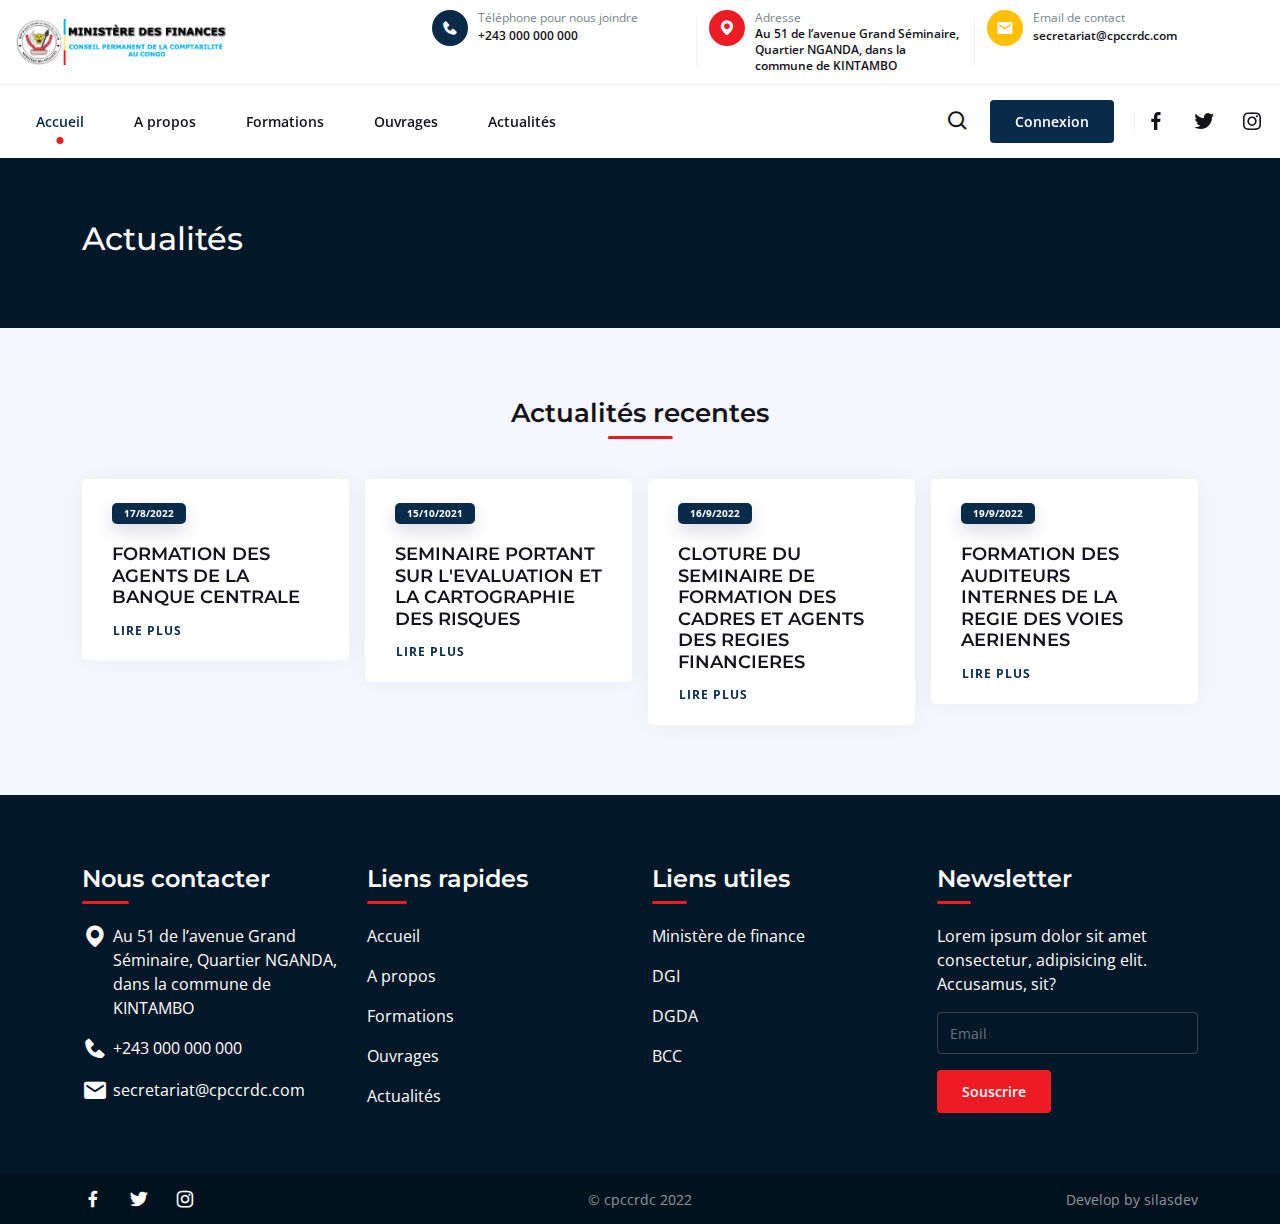
<file: old/actualites.html>
<!DOCTYPE html>
<html lang="en">
<head>
    <meta charset="UTF-8">
    <meta http-equiv="X-UA-Compatible" content="IE=edge">
    <meta name="viewport" content="width=device-width, initial-scale=1.0">
    <title>Site CPCC| Accueil</title>
    <link rel="preconnect" href="https://fonts.googleapis.com">
    <link rel="preconnect" href="https://fonts.gstatic.com" crossorigin>
    <link href="https://fonts.googleapis.com/css2?family=Nunito+Sans:wght@400;600;700;800&display=swap" rel="stylesheet">
    <link rel="stylesheet" href="css/bootstrap.min.css">
    <link rel="stylesheet" href="css/boxicons.min.css">
    <link rel="stylesheet" href="css/app.css">
</head>
<body>
    <nav class="navbar navbar-expand-lg nav-top">     
        <div class="container-fluid px-lg-3 px-xl-3 px-xxl-5">
          <div class="row w-100 align-items-center">
            <div class="col-lg-4">
              <div class="logo-site d-flex align-items-center">
                <a href="index.html" class="block-logo d-flex align-items-center">
                  <div class="img-logo">
                    <img src="images/LogoAppCpcc4.png" alt="">
                  </div>
                  <!-- <div class="logo-item">
                    <span>CONSEIL PERMANENT DE LA <br>
                      COMPTABILITE AU CONGO</span>
                    <span></span>
                  </div> -->
                </a>
              </div>
            </div>
            <div class="col-lg-8">
              <div class="row justify-content-end">
                <div class="col-lg-4 col-separator">
                  <div class="block-item">
                    <div class="icon">
                      <i class="bx bxs-phone"></i>
                    </div>
                    <div class="item">
                      <span>Téléphone pour nous joindre</span>
                      <p><a href="tel:+2430000000 ">+243 000 000 000</a></p>
                    </div>
                  </div>
                </div>
                <div class="col-lg-4 col-separator">
                  <div class="block-item">
                    <div class="icon" style="background: var(--redColor);">
                      <i class="bx bxs-map"></i>
                    </div>
                    <div class="item">
                      <span>Adresse</span>
                      <p>Au 51 de l’avenue Grand Séminaire, Quartier NGANDA, dans la commune de KINTAMBO</p>
                    </div>
                  </div>
                </div>
                <div class="col-lg-4 col-separator">
                  <div class="block-item">
                    <div class="icon" style="background: var(--yellowColor);">
                      <i class="bx bxs-envelope" ></i>
                    </div>
                    <div class="item">
                      <span>Email de contact</span>
                      <p><a href="mailto:secretariat@ambardc.eu ">secretariat@cpccrdc.com</a></p>
                    </div>
                  </div>
                </div>
              </div>
            </div>
          </div>
        </div>
      </div>
    </nav>
    <nav class="navbar navbar-expand-lg sticky-top nav-bottom">     
        <div class="container-fluid  px-lg-3 px-xl-3 px-xxl-5">
          <div class="logo-site d-flex align-items-center">
            <a href="index.html" class="block-logo d-flex">
              <div class="img-logo">
                <img src="images/LogoAppCpcc4.png" alt="">
              </div>
            </a>
            <div class="menu-toggle">
              <span></span>
              <span></span>
              <span></span>
            </div>
          </div>
          <div class="collapse navbar-collapse" id="navbarSupportedContent">
            <ul class="navbar-nav me-auto mb-2 mb-lg-0">
              <li class="nav-item active">
                <a class="nav-link" href="index.html">
                  <div class="flip-text">
                    <span>Accueil</span>
                    <span>Accueil</span>
                    <span>Accueil</span>
                  </div>
                </a>
              </li>
               <li class="nav-item">
                <a class="nav-link" href="#">
                  <div class="flip-text">
                    <span>A propos</span>
                    <span>A propos</span>
                    <span>A propos</span>
                  </div>
                </a>
                <!-- <div class="dropdown-sm">
                  <ul>
                    <li><a href="">Ambassadeur</a></li>
                    <li><a href="">Les services</a></li>
                    <li><a href="">Ils sont passés</a></li>
                    <li><a href="">Documents à télécharger</a></li>
                    <li><a href="">RdcTheque</a></li>
                  </ul>
                </div> -->
              </li>
              <li class="nav-item">
                <a class="nav-link" href="#">
                  <div class="flip-text">
                    <span>Formations</span>
                    <span>Formations</span>
                    <span>Formations</span>
                  </div>
                </a>
                <!-- <div class="dropdown-lg">
                  <div class="block">
                    <h6>Visas</h6>
                    <ul>
                      <li><a href="">Conditions d'obtention</a></li>
                      <li><a href="">Formulaire de visa</a></li>
                    </ul>
                  </div>
                  <div class="block">
                    <h6>Passeports</h6>
                    <ul>
                      <li><a href="">Conditions d'obtention</a></li>
                      <li><a href="">Formulaire à remplir</a></li>
                      <li><a href="">Retrait de passeports (archives)</a></li>
                      <li><a href="">Communiqués</a></li>
                      <li><a href="">Retrait de passeports Biométriques</a></li>
                    </ul>
                  </div>
                  <div class="block">
                    <h6>Attestations diverses</h6>
                    <ul>
                      <li><a href="">Conditions d'obtention</a></li>
                      <li><a href="">Formulaire pour les attestations</a></li>
                      <li><a href="">Les autres documents</a></li>
                    </ul>
                  </div>
                </div> -->
              </li>
              <li class="nav-item">
                <a class="nav-link" href="#">
                  <div class="flip-text">
                    <span>Ouvrages</span>
                    <span>Ouvrages</span>
                    <span>Ouvrages</span>
                  </div>
                </a>
                <!-- <div class="dropdown-sm">
                  <ul>
                    <li><a href="">Histoire</a></li>
                    <li><a href="">Géographie</a></li>
                    <li><a href="">S'installer En RDCongo</a></li>
                    <li><a href="">Tourisme</a></li>
                    <li><a href="">Investir en RDCongo</a></li>
                  </ul>
                </div> -->
              </li>
              <li class="nav-item">
                <a class="nav-link" href="actualites.html">
                  <div class="flip-text">
                    <span>Actualités</span>
                    <span>Actualités</span>
                    <span>Actualités</span>
                  </div>
                </a>
                <!-- <div class="dropdown-sm">
                  <ul>
                    <li><a href="">En RDC</a></li>
                    <li><a href="">Presse congolaise</a></li>
                    <li><a href="">Presse internationale</a></li>
                    <li><a href="">Discours</a></li>
                    <li><a href="">Communiqués</a></li>
                  </ul>
                </div> -->
              </li>
              
              
             
              <!-- <li class="nav-item">
                <a class="nav-link" href="#">
                  <div class="flip-text">
                    <span>Galerie</span>
                    <span>Galerie</span>
                    <span>Galerie</span>
                  </div>
                </a>
              </li> -->
              
            </ul>
          </div>
          <div class="block-search">
            <a href="#" class="search">
              <i class="bx bx-search"></i>
            </a>
            <a href="" class="btn">Connexion</a>
            <div class="block-network">
              <a href="#">
                <i class="bx bxl-facebook"></i>
              </a>
              <a href="#">
                <i class="bx bxl-twitter"></i>
              </a>
              <a href="#">
                <i class="bx bxl-instagram"></i>
              </a>
            </div>
          </div>
        </div>
      </div>
    </nav>
    <div class="global-div">
        <div class="wrapper">
          <!-- <div class="loading">
            <div id="loader"></div>
          </div> -->
            <div class="banner banner-sm" id="home">
              <div class="container">
                <div class="row">
                  <div class="col-lg-6">
                    <h2>Actualités</h2>
                  </div>
                </div>
              </div>
            </div>
            <!-- <div class="block-service">
              <div class="container">
               <div class="row g-3">
                <div class="col-lg-3 col-md-6 col-12">
                  <div class="card">
                    <a href="#">
                      <div class="icon">
                        <i class="bx bxl-visa"></i>
                      </div>
                      <div class="content-text">
                        <h5>Visa</h5>
                        <p>L’obtention d’un visa est nécessaire pour toute personne étrangère souhaitant entrer sur le territoire congolais. </p>
                      </div>
                    </a>
                  </div>
                </div>
                <div class="col-lg-3 col-md-6 col-12">
                  <div class="card">
                    <a href="#">
                      <div class="icon icon-2">
                        <i class="bx bxs-user-rectangle"></i>
                      </div>
                      <div class="content-text">
                        <h5>Passeport</h5>
                        <p>Pour les congolais de l’étranger, il convient de se rapprocher des missions diplomatiques congolaises. </p>
                      </div>
                    </a>
                  </div>
                </div>
                <div class="col-lg-3 col-md-6 col-12">
                  <div class="card">
                    <a href="#">
                      <div class="icon icon-3">
                        <i class="bx bxs-file-blank"></i>
                      </div>
                      <div class="content-text">
                        <h5>Attestations </h5>
                        <p>Les documents équivalents à l’acte de naissance délivrés par les ambassades, une preuve d’état civil admise en droit </p>
                      </div>
                    </a>
                  </div>
                </div>
                <div class="col-lg-3 col-md-6 col-12">
                  <div class="card">
                    <a href="#">
                      <div class="icon icon-4">
                        <i class="bx bxs-file-doc"></i>
                      </div>
                      <div class="content-text">
                        <h5>Actes consulaires  </h5>
                        <p>Les actes consulaires sont répartis en quatre catégories :Actes administratifs, Actes d’Etat civil, Actes d’identité et Actes notariés.</p>
                      </div>
                    </a>
                  </div>
                </div>
               </div>
              </div>
            </div> -->
            <!-- <div class="block-commun">
              <div class="container">
                <div class="row">
                  <div class="col-lg-12">
                    <div class="text-center">
                      <h2 class="title">Nous suivre en vidéo</h2>
                    </div>
                    <div class="card">
                      <iframe src="https://www.youtube.com/embed/FHitJfJf0pI" title="YouTube video player" allow="accelerometer; autoplay; clipboard-write; encrypted-media; gyroscope; picture-in-picture" allowfullscreen=""  frameborder="0"></iframe>
                    </div>
                  </div>

                </div>
              </div>
            </div> -->
            <div class="block-news">
              <div class="container">
                <div class="text-center">
                 <h2 class="title"> Actualités recentes</h2>
                </div>
                <div class="row g-3">
                  <div class="col-lg-3">
                    <div class="card card-actu">
                      <a href="#">
                        <div class="date">17/8/2022</div>
                        <h5>FORMATION DES AGENTS DE LA BANQUE CENTRALE</h5>
                        <button class="btn">LIRE PLUS</button>
                      </a>

                    </div>
                  </div>
                  <div class="col-lg-3">
                    <div class="card card-actu">
                      <a href="#">
                        <div class="date">15/10/2021</div>
                        <h5>SEMINAIRE PORTANT SUR L'EVALUATION ET LA CARTOGRAPHIE DES RISQUES</h5>
                        <button class="btn">LIRE PLUS</button>
                      </a>

                    </div>
                  </div>
                  <div class="col-lg-3">
                    <div class="card card-actu">
                      <a href="#">
                        <div class="date">16/9/2022</div>
                        <h5>CLOTURE DU SEMINAIRE DE FORMATION DES CADRES ET AGENTS DES REGIES FINANCIERES</h5>
                        <button class="btn">LIRE PLUS</button>
                      </a>

                    </div>
                  </div>
                  <div class="col-lg-3">
                    <div class="card card-actu">
                      <a href="#">
                        <div class="date">19/9/2022</div>
                        <h5>FORMATION DES AUDITEURS INTERNES DE LA REGIE DES VOIES AERIENNES</h5>
                        <button class="btn">LIRE PLUS</button>
                      </a>

                    </div>
                  </div>
                </div>
              </div>
            </div>
            <footer>
              <div class="container">
                <div class="row g-4">
                  <div class="col-lg-3 col-md-6">
                    <div class="text-star text-white">
                      <h4>Nous contacter</h4>

                      <p>
                        <i class="bx bxs-map"></i>
                        Au 51 de l’avenue Grand Séminaire, Quartier NGANDA, dans la commune de KINTAMBO
                      </p>
                      <p>
                        <i class="bx bxs-phone"></i>
                        <a href="tel:+243 000 000 000">
                          +243 000 000 000
                        </a>
                      </p>
                      <p>
                        <i class="bx bxs-envelope"></i>
                        <a href="mailto:secretariat@ambardc.eu">
                          secretariat@cpccrdc.com
                        </a>
                      </p>
                    </div>
                  </div>
                  <div class="col-lg-3 col-md-6">
                    <div class="text-star text-white">
                      <h4>Liens rapides</h4>

                      <p>
                        <a href="#">
                          Accueil
                        </a>
                      </p>
                      <p>
                        <a href="#">
                          A propos
                        </a>
                      </p>
                      <p>
                        <a href="#">
                          Formations
                        </a>
                      </p>
                      <p>
                        <a href="#">
                          Ouvrages
                        </a>
                      </p>
                      <p>
                        <a href="#">
                          Actualités
                        </a>
                      </p>
                    </div>
                  </div>
                  <div class="col-lg-3 col-md-6">
                    <div class="text-star text-white">
                      <h4>Liens utiles</h4>

                      <p>
                        <a href="#">
                          Ministère de finance
                        </a>
                      </p>
                      <p>
                        <a href="#">
                          DGI
                        </a>
                      </p>
                      <p>
                        <a href="#">
                          DGDA 
                        </a>
                      </p>
                      <p>
                        <a href="#">
                          BCC
                        </a>
                      </p>
                    </div>
                  </div>
                  <div class="col-lg-3 col-md-6">
                    <div class="text-star text-white">
                      <h4>Newsletter</h4>

                      <p>
                       Lorem ipsum dolor sit amet consectetur, adipisicing elit. Accusamus, sit?
                      </p>
                      <form action="">
                        <div class="form-group row g-3">
                          <div class="col-12">
                            <input type="text" class="form-control" placeholder="Email">
                          </div>
                          <div class="col-12">
                            <button class="btn">Souscrire</button>
                          </div>
                        </div>
                      </form>
                    </div>
                  </div>
                </div>
              </div>
              <div class="bundel-bottom">
                <div class="container">
                  <div class="row g-4 align-items-center">
                    <div class="col-lg-4">
                      <div class="network">
                        <a href="#">
                          <i class="bx bxl-facebook"></i>
                        </a>
                        <a href="#">
                          <i class="bx bxl-twitter"></i>
                        </a>
                        <a href="#">
                          <i class="bx bxl-instagram"></i>
                        </a>
                      </div>
                    </div>
                    <div class="col-lg-4">
                      <div class="text-center">
                          <small class="d-block">© cpccrdc 2022</small>
                      </div>
                    </div>
                    <div class="col-lg-4">
                      <div class="text-end">
                        <small class="d-block">Develop by silasdev</small>
                    </div>
                    </div>
                  </div>
                </div>
              </div>
            </footer>
        </div>
    </div>
    <div class="block-search-lg">
      <form action="">
        <div class="form-group row justify-content-center">
          <div class="col-lg-8">
            <div class="input-group">
              <input type="text" class="form-control" placeholder="Recipient's username" aria-label="Recipient's username" aria-describedby="basic-addon2">
              <button class="input-group-text" id="basic-addon2">
                <i class="bx bx-search"></i>
              </button>
            </div>
            
          </div>
        </div>
      </form>
    </div>
    <div class="menu-side">
      <div class="menu-close">
        <span></span>
        <span></span>
      </div>
      <h5>Menu</h5>
      <ul>
        <li><a href="#">Accueil</a></li>
        <li><a href="#">A propos</a></li>
        <li><a href="#">Formations</a></li>
        <li><a href="#">Ouvrages</a></li>
        <li><a href="#">Actualités</a></li>
      </ul>
    </div>
    <div class="dark-block">

    </div>
    <script src="js/app.js"></script>
    <script src="js/bootstrap.bundle.min.js"></script>
    <script src="js/owl.carousel.min.js"></script>
    <script src="js/scriptcarousel.js"></script>
    <script src="js/gsap.min.js"></script>
    <script>
      $(window).scroll(function() {

        if ($(this).scrollTop() > 40) {
            $(".nav-bottom").addClass('bg-white');
            
        }
        else {
            $(".nav-bottom").removeClass('bg-white');
        }
      });
      $('.menu-toggle').click(function(){
        $('.menu-side').addClass('active')
        $('.dark-block').addClass('active')
        $('body').addClass('overflow-none')
      })
      $('.dark-block').click(function(){
        $(this).removeClass('active')
        $('.menu-side').removeClass('active')
        $('body').removeClass('overflow-none')
      })
      $('.menu-close').click(function(){
        $(".dark-block").removeClass('active')
        $('.menu-side').removeClass('active')
        $('body').removeClass('overflow-none')
        
      })
      // $('.close-menu').click(function(){
      //   $('.menu-toggle').removeClass('active')
      //   $('.full-menu').removeClass('active')
      // })
      // $(window).on('load',function(){
      //     $('.loading').addClass('complete');
      //   });
      // $('.scrollTop').click(function(){
      //     var getElement = $(this).attr('href');
      //     if ($(getElement).length){
      //         var getOffset = $(getElement).offset().top - $('.navbar').height();
      //         $('html,body').animate({
      //             scrollTop:getOffset
      //         },1000);
      //     }
      //     return false;
      // })
      $(".btn-top").click(function() {
          $('html,body').animate({
              scrollTop: 0
          }, 400)
      })
      $(".block-search .search").click(function(e) {
        e.preventDefault()
          $('.block-search-lg').addClass("show")
      })
      tl = gsap.timeline({paused: false})
            // tl.fromTo('#turbulence', 3,{attr:{ baseFrequency: '0.02 0.03'},repeat: 0,delay: 0,yoyo: true},{attr:{ baseFrequency: '0 0'},repeat: -1,delay: 0,yoyo: true})
      $('.block-about img').mouseenter(function(){
        tl.fromTo('#turbulence', 5,{attr:{ baseFrequency: '0.02 0.03'},},{attr:{ baseFrequency: '0 0'}})
        tl.play()
      })
    </script>
</body>
</html>
</file>
<file: css/app.css>
@import url("https://fonts.googleapis.com/css2?family=Open+Sans:wght@300;400;600;700&family=Roboto:wght@100;300;400;700&family=Montserrat:wght@700&display=swap");
body {
  position: relative;
  overflow-x: hidden;
  height: 100%;
  background: #fff;
  font-family: 'Open Sans', sans-serif;
}

h1, h2, h3, h4, h5, h6 {
  font-family: 'Montserrat',sans-serif;
}

:root {
  --primaryColor: #072b49;
  --blueDark: #021727;
  --colorText: #14121a;
  --colorParagraph: #79838b;
  --bglight: #f4f8fc;
  --colorWhite: #fff;
  --redColor: #ed1c24;
  --yellowColor: #ffc000;
}

body.overflow-none {
  overflow: hidden;
}

a {
  text-decoration: none;
  color: inherit;
}

.global-div {
  width: 100%;
  height: 100%;
  overflow-x: hidden;
  position: relative;
}

.wrapper {
  width: 100%;
  height: 100%;
  overflow: hidden;
  position: relative;
}

.nav-top {
  padding: 10px 0;
  border-bottom: 1px solid rgba(0, 0, 0, 0.048);
}

.nav-top .logo-site .block-logo .img-logo {
  margin-right: 10px;
}

.nav-top .logo-site .block-logo .img-logo img {
  width: 210px;
}

.nav-top .logo-site .block-logo .logo-item {
  display: -webkit-box;
  display: -ms-flexbox;
  display: flex;
  -webkit-box-align: start;
      -ms-flex-align: start;
          align-items: flex-start;
  -webkit-box-orient: vertical;
  -webkit-box-direction: normal;
      -ms-flex-direction: column;
          flex-direction: column;
  line-height: 100%;
}

.nav-top .logo-site .block-logo .logo-item span {
  color: var(--colorText);
  font-weight: 700;
}

.nav-top .logo-site .block-logo .logo-item span:nth-child(1) {
  font-size: 16px;
}

.nav-top .logo-site .block-logo .logo-item span:last-child {
  font-size: 14px;
  font-weight: 400;
}

.nav-top .col-separator {
  position: relative;
}

.nav-top .col-separator::before {
  content: '';
  position: absolute;
  width: 1px;
  height: 80%;
  top: 50%;
  right: 0;
  -webkit-transform: translateY(-50%);
          transform: translateY(-50%);
  background: rgba(0, 0, 0, 0.048);
}

.nav-top .col-separator:last-child::before {
  display: none;
}

.nav-top .block-item {
  display: -webkit-box;
  display: -ms-flexbox;
  display: flex;
  -webkit-box-align: start;
      -ms-flex-align: start;
          align-items: flex-start;
}

.nav-top .block-item .icon {
  width: 36px;
  height: 36px;
  display: -webkit-box;
  display: -ms-flexbox;
  display: flex;
  -webkit-box-align: center;
      -ms-flex-align: center;
          align-items: center;
  -webkit-box-pack: center;
      -ms-flex-pack: center;
          justify-content: center;
  border-radius: 100%;
  background: var(--primaryColor);
  -webkit-box-flex: 0;
      -ms-flex: 0 0 auto;
          flex: 0 0 auto;
  color: var(--colorWhite);
  margin-right: 10px;
  font-size: 18px;
}

.nav-top .block-item .item {
  line-height: 100%;
}

.nav-top .block-item .item span {
  font-size: 12px;
  color: var(--colorParagraph);
  display: block;
}

.nav-top .block-item .item p {
  margin-bottom: 0;
  font-size: 12px;
  color: var(--colorText);
  font-weight: 600;
  display: inline-block;
  -webkit-box-pack: justify;
      -ms-flex-pack: justify;
          justify-content: space-between;
}

.nav-top .block-item .item p a {
  -webkit-transition: .3s;
  transition: .3s;
}

.nav-top .block-item .item p a:hover {
  color: var(--redColor);
}

.nav-bottom {
  background: var(--colorWhite) !important;
  padding: 15px 0;
  -webkit-transition: .5s;
  transition: .5s;
}

.nav-bottom .logo-site {
  display: none !important;
}

.nav-bottom .logo-site .block-logo .img-logo {
  margin-right: 10px;
}

.nav-bottom .logo-site .block-logo .img-logo img {
  width: 210px;
}

.nav-bottom .logo-site .block-logo .logo-item {
  display: -webkit-box;
  display: -ms-flexbox;
  display: flex;
  -webkit-box-align: start;
      -ms-flex-align: start;
          align-items: flex-start;
  -webkit-box-orient: vertical;
  -webkit-box-direction: normal;
      -ms-flex-direction: column;
          flex-direction: column;
  line-height: 100%;
}

.nav-bottom .logo-site .block-logo .logo-item span {
  color: var(--colorText);
  font-weight: 700;
}

.nav-bottom .logo-site .block-logo .logo-item span:nth-child(1) {
  font-size: 16px;
}

.nav-bottom .logo-site .block-logo .logo-item span:last-child {
  font-size: 14px;
  font-weight: 400;
}

.nav-bottom .nav-item {
  position: relative;
  margin-right: 10px;
  z-index: 1;
}

.nav-bottom .nav-item:hover::before {
  bottom: -10px;
  opacity: 1;
}

.nav-bottom .nav-item:hover .dropdown-sm {
  opacity: 1;
  visibility: visible;
  top: 175%;
}

.nav-bottom .nav-item:hover .dropdown-lg {
  opacity: 1;
  visibility: visible;
  top: 175%;
}

.nav-bottom .nav-item:hover .nav-link .flip-text span {
  color: var(--primaryColor);
}

.nav-bottom .nav-item:hover .nav-link .flip-text span:nth-child(2) {
  position: absolute;
  -webkit-transform: translateX(100%) skewY(36deg);
          transform: translateX(100%) skewY(36deg);
}

.nav-bottom .nav-item:hover .nav-link .flip-text span:nth-child(3) {
  position: absolute;
  -webkit-transform: translateX(0px) skewY(0deg);
          transform: translateX(0px) skewY(0deg);
}

.nav-bottom .nav-item::before {
  width: 7px;
  height: 7px;
  border-radius: 5px;
  background: var(--redColor);
  content: '';
  position: absolute;
  left: 50%;
  -webkit-transform: translateX(-50%);
          transform: translateX(-50%);
  bottom: -20px;
  -webkit-transition: .3s ease;
  transition: .3s ease;
  z-index: -1;
  opacity: 0;
}

.nav-bottom .nav-item .nav-link {
  color: var(--colorText);
  font-size: 14px;
  padding: 2px 20px;
  position: relative;
  display: -webkit-box;
  display: -ms-flexbox;
  display: flex;
  -webkit-box-align: center;
      -ms-flex-align: center;
          align-items: center;
  font-weight: 600;
}

.nav-bottom .nav-item .nav-link::before {
  content: '';
  width: 100%;
  height: 235%;
  top: -67%;
  position: absolute;
  left: 0;
}

.nav-bottom .nav-item .nav-link .flip-text {
  position: relative;
  overflow: hidden;
  display: -webkit-box;
  display: -ms-flexbox;
  display: flex;
  -webkit-box-align: center;
      -ms-flex-align: center;
          align-items: center;
  -webkit-box-pack: center;
      -ms-flex-pack: center;
          justify-content: center;
  -webkit-transform-style: preserve-3d;
          transform-style: preserve-3d;
  -webkit-perspective: 1000px;
          perspective: 1000px;
}

.nav-bottom .nav-item .nav-link .flip-text span {
  -webkit-transition: all 0.9s cubic-bezier(0.19, 1, 0.22, 1);
  transition: all 0.9s cubic-bezier(0.19, 1, 0.22, 1);
}

.nav-bottom .nav-item .nav-link .flip-text span:nth-child(1) {
  opacity: 0;
}

.nav-bottom .nav-item .nav-link .flip-text span:nth-child(2) {
  position: absolute;
  -webkit-transform-origin: left bottom;
          transform-origin: left bottom;
}

.nav-bottom .nav-item .nav-link .flip-text span:nth-child(3) {
  position: absolute;
  -webkit-transform-origin: right bottom;
          transform-origin: right bottom;
  -webkit-transform: translateX(-100%) skewY(-36deg);
          transform: translateX(-100%) skewY(-36deg);
}

.nav-bottom .nav-item .dropdown-sm {
  position: absolute;
  -webkit-transition: .5s ease;
  transition: .5s ease;
  background: var(--colorWhite);
  border-radius: 8px;
  width: 230px;
  -webkit-transform: translateX(-50%);
          transform: translateX(-50%);
  left: 50%;
  top: 230%;
  padding: 12px 20px;
  visibility: hidden;
  opacity: 0;
  -webkit-box-shadow: 0px 20px 24px 10px rgba(0, 0, 0, 0.05);
          box-shadow: 0px 20px 24px 10px rgba(0, 0, 0, 0.05);
}

.nav-bottom .nav-item .dropdown-sm ul {
  list-style: none;
  padding-left: 0;
  margin-bottom: 0;
}

.nav-bottom .nav-item .dropdown-sm ul li {
  display: block;
}

.nav-bottom .nav-item .dropdown-sm ul li a {
  display: block;
  font-size: 14px;
  padding: 5px 0;
  color: var(--colorText);
  -webkit-transition: all 0.9s cubic-bezier(0.19, 1, 0.22, 1);
  transition: all 0.9s cubic-bezier(0.19, 1, 0.22, 1);
  -webkit-transform: translateX(0px);
          transform: translateX(0px);
}

.nav-bottom .nav-item .dropdown-sm ul li a:hover {
  color: var(--redColor);
  -webkit-transform: translateX(10px);
          transform: translateX(10px);
}

.nav-bottom .nav-item .dropdown-lg {
  position: absolute;
  -webkit-transition: .5s ease;
  transition: .5s ease;
  background: var(--colorWhite);
  border-radius: 8px;
  width: 900px;
  min-width: 700px;
  right: -300%;
  top: 230%;
  padding: 20px 30px;
  visibility: hidden;
  opacity: 0;
  -webkit-box-shadow: 0px 20px 24px 10px rgba(0, 0, 0, 0.05);
          box-shadow: 0px 20px 24px 10px rgba(0, 0, 0, 0.05);
  display: -webkit-box;
  display: -ms-flexbox;
  display: flex;
}

.nav-bottom .nav-item .dropdown-lg .block {
  width: 33%;
}

.nav-bottom .nav-item .dropdown-lg .block h6 {
  font-weight: 600;
  color: var(--primaryColor);
  font-size: 18px;
  display: inline-block;
  position: relative;
}

.nav-bottom .nav-item .dropdown-lg .block ul {
  list-style: none;
  padding-left: 0;
  margin-bottom: 0;
}

.nav-bottom .nav-item .dropdown-lg .block ul li {
  display: block;
}

.nav-bottom .nav-item .dropdown-lg .block ul li a {
  display: block;
  font-size: 14px;
  padding: 5px 0;
  color: var(--colorText);
  -webkit-transition: all 0.9s cubic-bezier(0.19, 1, 0.22, 1);
  transition: all 0.9s cubic-bezier(0.19, 1, 0.22, 1);
  -webkit-transform: translateX(0px);
          transform: translateX(0px);
}

.nav-bottom .nav-item .dropdown-lg .block ul li a:hover {
  color: var(--redColor);
  -webkit-transform: translateX(10px);
          transform: translateX(10px);
}

.nav-bottom .nav-item.active::before {
  bottom: -10px;
  opacity: 1;
}

.nav-bottom .nav-item.active .flip-text span {
  color: var(--primaryColor);
}

.nav-bottom .block-search {
  display: -webkit-box;
  display: -ms-flexbox;
  display: flex;
  -webkit-box-align: center;
      -ms-flex-align: center;
          align-items: center;
}

.nav-bottom .block-search .search {
  display: -webkit-box;
  display: -ms-flexbox;
  display: flex;
  -webkit-box-align: center;
      -ms-flex-align: center;
          align-items: center;
  color: var(--colorText);
  font-size: 24px;
}

.nav-bottom .block-search .btn {
  background: var(--primaryColor);
  color: var(--colorWhite);
  padding: 10px 24px;
  font-size: 14px;
  font-weight: 600;
  margin-left: 20px;
  -webkit-transform: translateY(0);
          transform: translateY(0);
  will-change: transform;
  -webkit-transition: .5s;
  transition: .5s;
}

.nav-bottom .block-search .btn:hover {
  -webkit-transform: translateY(-5px);
          transform: translateY(-5px);
}

.nav-bottom .block-search .block-network {
  padding-left: 10px;
  position: relative;
  margin-left: 20px;
  display: -webkit-box;
  display: -ms-flexbox;
  display: flex;
  -webkit-box-align: center;
      -ms-flex-align: center;
          align-items: center;
}

.nav-bottom .block-search .block-network::before {
  content: '';
  position: absolute;
  width: 1px;
  height: 100%;
  background: rgba(0, 0, 0, 0.048);
  left: 0;
  top: 50%;
  -webkit-transform: translateY(-50%);
          transform: translateY(-50%);
}

.nav-bottom .block-search .block-network a {
  display: -webkit-box;
  display: -ms-flexbox;
  display: flex;
  -webkit-box-align: center;
      -ms-flex-align: center;
          align-items: center;
  font-size: 24px;
  color: var(--colorText);
  margin-right: 24px;
  -webkit-transition: all 0.9s cubic-bezier(0.19, 1, 0.22, 1);
  transition: all 0.9s cubic-bezier(0.19, 1, 0.22, 1);
  -webkit-transform: rotate(0deg) scale(1);
          transform: rotate(0deg) scale(1);
  will-change: transform;
}

.nav-bottom .block-search .block-network a:hover {
  color: var(--primaryColor);
  -webkit-transform: rotate(360deg) scale(1.2);
          transform: rotate(360deg) scale(1.2);
}

.nav-bottom .block-search .block-network a:last-child {
  margin-right: 0;
}

.nav-bottom.navbar.bg-white {
  -webkit-box-shadow: 0 5px 18px rgba(0, 0, 0, 0.05);
          box-shadow: 0 5px 18px rgba(0, 0, 0, 0.05);
}

.block-search-lg {
  position: fixed;
  top: 0;
  left: 0;
  right: 0;
  bottom: 0;
  background: rgba(0, 0, 0, 0.7);
  z-index: 20000;
  display: -webkit-box;
  display: -ms-flexbox;
  display: flex;
  -webkit-box-align: center;
      -ms-flex-align: center;
          align-items: center;
  opacity: 0;
  pointer-events: none;
  -webkit-box-pack: center;
      -ms-flex-pack: center;
          justify-content: center;
  -webkit-transition: .5s;
  transition: .5s;
}

.block-search-lg form {
  width: 80%;
}

.block-search-lg form .form-control {
  background: none;
  border: 1px solid rgba(255, 255, 255, 0.664);
  border-right: 1px solid transparent;
  height: 45px;
  color: var(--colorWhite);
  -webkit-box-shadow: none !important;
          box-shadow: none !important;
  border-radius: 12px 0 0 12px;
  padding-left: 20px;
}

.block-search-lg form .form-control::-webkit-input-placeholder {
  color: var(--colorWhite);
  opacity: .5;
}

.block-search-lg form .form-control:-ms-input-placeholder {
  color: var(--colorWhite);
  opacity: .5;
}

.block-search-lg form .form-control::-ms-input-placeholder {
  color: var(--colorWhite);
  opacity: .5;
}

.block-search-lg form .form-control::placeholder {
  color: var(--colorWhite);
  opacity: .5;
}

.block-search-lg form button {
  border: 1px solid rgba(255, 255, 255, 0.664);
  color: var(--colorWhite);
  background: transparent;
  border-left: 1px solid transparent;
  border-radius: 0px 12px 12px 0px;
}

.block-search-lg.show {
  opacity: 1;
  pointer-events: visible;
}

.banner {
  background: var(--colorWhite);
  position: relative;
  z-index: 1;
  display: -webkit-box;
  display: -ms-flexbox;
  display: flex;
  -webkit-box-align: center;
      -ms-flex-align: center;
          align-items: center;
  -webkit-box-pack: center;
      -ms-flex-pack: center;
          justify-content: center;
  -webkit-box-orient: vertical;
  -webkit-box-direction: normal;
      -ms-flex-direction: column;
          flex-direction: column;
}

.banner .banner-home {
  width: 100%;
  height: 100vh;
  overflow: hidden;
  display: -webkit-box;
  display: -ms-flexbox;
  display: flex;
  -webkit-box-align: center;
      -ms-flex-align: center;
          align-items: center;
  -webkit-box-orient: vertical;
  -webkit-box-direction: normal;
      -ms-flex-direction: column;
          flex-direction: column;
  -webkit-box-pack: center;
      -ms-flex-pack: center;
          justify-content: center;
  position: relative;
  z-index: 1;
}

.banner .banner-home img {
  position: absolute;
  width: 100%;
  height: 100%;
  -o-object-fit: cover;
     object-fit: cover;
  z-index: -2;
  top: 0;
  right: 0;
}

.banner .banner-home .carousel {
  width: 100%;
  height: inherit;
  position: relative;
}

.banner .banner-home .carousel .carousel-inner {
  width: 100%;
  height: inherit;
  position: relative;
}

.banner .banner-home .carousel .carousel-inner .carousel-item {
  width: 100%;
  height: inherit;
  position: relative;
  z-index: 1;
  -webkit-transition: all 2s cubic-bezier(0.19, 1, 0.22, 1);
  transition: all 2s cubic-bezier(0.19, 1, 0.22, 1);
  background: var(--primaryColor);
}

.banner .banner-home .carousel .carousel-inner .carousel-item::before {
  content: '';
  position: absolute;
  top: 0;
  left: 0;
  right: 0;
  bottom: 0;
  background: rgba(0, 0, 0, 0.7);
  opacity: .8;
}

.banner .banner-home .carousel .carousel-inner .carousel-item .divslide {
  height: inherit;
  -webkit-box-align: center;
      -ms-flex-align: center;
          align-items: center;
  -webkit-box-pack: center;
      -ms-flex-pack: center;
          justify-content: center;
  display: -webkit-box;
  display: -ms-flexbox;
  display: flex;
}

.banner .banner-home .carousel .carousel-control-next, .banner .banner-home .carousel .carousel-control-prev {
  width: 40px;
  height: 40px;
  background: var(--colorWhite);
  border-radius: 100%;
  top: 50%;
  -webkit-transform: translateY(-50%);
          transform: translateY(-50%);
  color: var(--primaryColor);
  font-size: 24px;
}

.banner .banner-home .carousel .carousel-control-next {
  right: 2vw;
}

.banner .banner-home .carousel .carousel-control-prev {
  left: 2vw;
}

.banner .banner-home .container {
  position: relative;
  z-index: 1;
}

.banner .banner-home h2 {
  color: var(--colorWhite);
  font-size: 1.2vw;
  font-weight: 600;
  margin-bottom: 30px;
}

.banner .banner-home h3 {
  color: var(--colorWhite);
  font-size: 4.5vw;
  font-weight: 700;
  margin-bottom: 20px;
  line-height: 100%;
}

.banner .banner-home p {
  color: var(--colorWhite);
  margin-bottom: 0;
  font-size: 18px;
  margin-bottom: 50px;
  width: 33vw;
  margin-left: auto;
  margin-right: auto;
}

.banner .banner-home .btn {
  color: var(--colorWhite);
  padding: 14px 32px;
  font-weight: 600;
  -webkit-transition: all 0.9s cubic-bezier(0.19, 1, 0.22, 1);
  transition: all 0.9s cubic-bezier(0.19, 1, 0.22, 1);
  -webkit-transform: translateY(0);
          transform: translateY(0);
  will-change: transform;
  margin-top: 50px;
}

.banner .banner-home .btn-1 {
  background: var(--colorWhite);
  -webkit-box-shadow: 0 5px 10px rgba(0, 0, 0, 0.1);
          box-shadow: 0 5px 10px rgba(0, 0, 0, 0.1);
  color: var(--primaryColor);
  margin-right: 20px;
}

.banner .banner-home .btn-1:hover {
  -webkit-box-shadow: none;
          box-shadow: none;
  background: var(--redColor);
  color: var(--colorWhite);
  -webkit-transform: translateY(-5px);
          transform: translateY(-5px);
}

.banner .banner-home .btn-2:hover {
  background: var(--colorWhite);
  color: var(--primaryColor);
  -webkit-box-shadow: 0 5px 10px rgba(0, 0, 0, 0.1);
          box-shadow: 0 5px 10px rgba(0, 0, 0, 0.1);
  -webkit-transform: translateY(-5px);
          transform: translateY(-5px);
}

.block-service {
  position: relative;
  z-index: 3;
  background: var(--colorWhite);
  padding: 70px 0;
}

.block-service .row {
  margin-top: -130px;
}

.block-service .card {
  position: relative;
  border: none;
  -webkit-box-shadow: 0px 20px 24px 0px rgba(0, 0, 0, 0.05);
          box-shadow: 0px 20px 24px 0px rgba(0, 0, 0, 0.05);
  border-radius: 12px;
  height: 100%;
  -webkit-transition: all 0.9s cubic-bezier(0.19, 1, 0.22, 1);
  transition: all 0.9s cubic-bezier(0.19, 1, 0.22, 1);
  overflow: hidden;
  z-index: 1;
}

.block-service .card::before {
  content: '';
  position: absolute;
  width: 200px;
  height: 200px;
  z-index: -1;
  border-radius: 100%;
  background: rgba(0, 0, 0, 0.082);
  top: -200px;
  right: -200px;
  -webkit-transition: all 0.9s cubic-bezier(0.19, 1, 0.22, 1);
  transition: all 0.9s cubic-bezier(0.19, 1, 0.22, 1);
}

.block-service .card::after {
  content: '';
  position: absolute;
  width: 200px;
  height: 200px;
  z-index: -2;
  border-radius: 100%;
  background: rgba(0, 0, 0, 0.082);
  top: -200px;
  right: -200px;
  -webkit-transition: all 0.9s cubic-bezier(0.19, 1, 0.22, 1);
  transition: all 0.9s cubic-bezier(0.19, 1, 0.22, 1);
  -webkit-transition-delay: .1s;
          transition-delay: .1s;
}

.block-service .card:hover {
  -webkit-transform: translateY(-10px);
          transform: translateY(-10px);
  background: linear-gradient(35deg, var(--primaryColor), var(--redColor));
}

.block-service .card:hover::before {
  top: -100px;
  right: -100px;
}

.block-service .card:hover::after {
  top: -120px;
  right: -120px;
}

.block-service .card:hover .icon {
  background: var(--colorWhite);
  color: var(--primaryColor);
}

.block-service .card:hover h5 {
  color: var(--colorWhite);
}

.block-service .card:hover p {
  color: var(--colorWhite);
}

.block-service .card a {
  padding: 20px 24px;
  display: block;
}

.block-service .card .icon {
  width: 50px;
  height: 50px;
  display: -webkit-box;
  display: -ms-flexbox;
  display: flex;
  -webkit-box-align: center;
      -ms-flex-align: center;
          align-items: center;
  -webkit-box-pack: center;
      -ms-flex-pack: center;
          justify-content: center;
  background: var(--primaryColor);
  border-radius: 100%;
  color: var(--colorWhite);
  font-size: 30px;
  -webkit-transition: all 0.9s cubic-bezier(0.19, 1, 0.22, 1);
  transition: all 0.9s cubic-bezier(0.19, 1, 0.22, 1);
  margin-bottom: 20px;
  -webkit-box-shadow: 0 7px 18px rgba(50, 51, 87, 0.1);
          box-shadow: 0 7px 18px rgba(50, 51, 87, 0.1);
}

.block-service .card .icon-2 {
  background: var(--redColor);
  -webkit-box-shadow: 0 7px 18px #e3111c17;
          box-shadow: 0 7px 18px #e3111c17;
}

.block-service .card .icon-3 {
  background: var(--yellowColor);
  -webkit-box-shadow: 0 7px 18px  #f7c4371a;
          box-shadow: 0 7px 18px  #f7c4371a;
}

.block-service .card .icon-4 {
  background: #0c5ba5;
  -webkit-box-shadow: 0 7px 18px #0c5ba515;
          box-shadow: 0 7px 18px #0c5ba515;
}

.block-service .card h5 {
  font-size: 18px;
  color: var(--colorText);
  font-weight: 600;
  -webkit-transition: all 0.9s cubic-bezier(0.19, 1, 0.22, 1);
  transition: all 0.9s cubic-bezier(0.19, 1, 0.22, 1);
}

.block-service .card p {
  color: var(--colorParagraph);
  -webkit-transition: all 0.9s cubic-bezier(0.19, 1, 0.22, 1);
  transition: all 0.9s cubic-bezier(0.19, 1, 0.22, 1);
}

.block-about {
  padding: 70px 0;
}

.block-about svg {
  position: absolute;
}

.block-about .block-avis {
  padding: 30px 40px;
  background: #e5e6ec;
  border-radius: 24px;
}

.block-about .block-avis .block-call a {
  display: -webkit-inline-box;
  display: -ms-inline-flexbox;
  display: inline-flex;
  -webkit-box-align: center;
      -ms-flex-align: center;
          align-items: center;
  color: var(--primaryColor);
  font-weight: 700;
  margin-top: 10px;
}

.block-about .block-avis .block-call a .bx {
  width: 30px;
  height: 30px;
  background: var(--primaryColor);
  color: var(--colorWhite);
  display: -webkit-box;
  display: -ms-flexbox;
  display: flex;
  -webkit-box-align: center;
      -ms-flex-align: center;
          align-items: center;
  -webkit-box-pack: center;
      -ms-flex-pack: center;
          justify-content: center;
  border-radius: 100%;
  margin-right: 5px;
}

.block-about .card {
  border: none;
  border-radius: 24px;
  overflow: hidden;
  width: 80%;
  height: 100%;
  margin-left: auto;
}

.block-about .card img {
  width: 100%;
  border-radius: 24px;
  -webkit-transition: all 3s cubic-bezier(0.19, 1, 0.22, 1);
  transition: all 3s cubic-bezier(0.19, 1, 0.22, 1);
  display: block;
  height: 100%;
  -o-object-fit: cover;
     object-fit: cover;
}

.block-about .card h5 {
  color: var(--colorText);
  font-weight: 600;
  margin-top: 20px;
  margin-bottom: 0;
}

.block-about h2 {
  color: var(--colorText);
  font-size: 2.5vw;
  font-weight: 700;
  margin-bottom: 30px;
}

.block-about .paragraph {
  color: var(--colorParagraph);
  font-size: 16px;
}

.block-about h4 {
  font-size: 1.4vw;
  color: var(--primaryColor);
  margin-bottom: 20px;
}

.block-about ul {
  list-style: none;
  padding-left: 0;
}

.block-about ul li {
  padding: 20px 0;
  color: var(--colorText);
  font-weight: 600;
  -webkit-box-align: center;
      -ms-flex-align: center;
          align-items: center;
  display: -webkit-box;
  display: -ms-flexbox;
  display: flex;
  position: relative;
  padding-left: 14px;
}

.block-about ul li:nth-child(2)::before {
  background: var(--redColor);
}

.block-about ul li:nth-child(3)::before {
  background: var(--yellowColor);
}

.block-about ul li::before {
  content: '';
  position: absolute;
  width: 7px;
  height: 7px;
  background: var(--primaryColor);
  border-radius: 100%;
  left: 0;
}

.block-about .btn {
  color: var(--colorWhite);
  background: var(--redColor);
  padding: 12px 34px;
  font-size: 14px;
  font-weight: 600;
  margin-top: 30px;
  -webkit-transition: all 0.9s cubic-bezier(0.19, 1, 0.22, 1);
  transition: all 0.9s cubic-bezier(0.19, 1, 0.22, 1);
}

.block-about .btn:hover {
  background: var(--primaryColor);
  -webkit-transform: translateY(-5px);
          transform: translateY(-5px);
}

.block-doc {
  position: relative;
  padding: 70px 0;
  position: relative;
  z-index: 1;
  background: #f6f6fd;
}

.block-doc::before {
  content: '';
  position: absolute;
  width: 100%;
  top: 0;
  left: 0;
  height: 50%;
  background: var(--primaryColor);
  z-index: -1;
}

.block-doc .card {
  border: none;
  border-radius: 12px;
  -webkit-box-shadow: 0px 20px 24px 0px rgba(0, 0, 0, 0.05);
          box-shadow: 0px 20px 24px 0px rgba(0, 0, 0, 0.05);
  z-index: 1;
  -webkit-transition: all 0.9s cubic-bezier(0.19, 1, 0.22, 1);
  transition: all 0.9s cubic-bezier(0.19, 1, 0.22, 1);
  height: 100%;
}

.block-doc .card:hover {
  -webkit-transform: translateY(-5px);
          transform: translateY(-5px);
}

.block-doc .card:hover a {
  color: var(--primaryColor);
}

.block-doc .card .block-img {
  height: 8vw;
  margin-bottom: 10px;
}

.block-doc .card .block-img img {
  width: 100%;
  height: 100%;
  -o-object-fit: cover;
     object-fit: cover;
  border-radius: 12px;
}

.block-doc .card a {
  width: 100%;
  height: 100%;
  padding: 20px 20px;
  display: block;
  -webkit-transition: all 0.9s cubic-bezier(0.19, 1, 0.22, 1);
  transition: all 0.9s cubic-bezier(0.19, 1, 0.22, 1);
}

.block-doc .card a h6 {
  font-size: 16px;
  font-weight: 600;
  color: var(--colorText);
}

.block-doc .card a p {
  color: var(--colorParagraph);
  font-size: 14px;
  margin-bottom: 0;
}

.block-doc .card a .link {
  display: inline-block;
  font-size: 14px;
  font-weight: 600;
  margin-top: 20px;
  color: var(--redColor);
}

.block-doc h2 {
  color: var(--colorWhite);
  font-size: 2vw;
  font-weight: 600;
  margin-bottom: 50px;
  position: relative;
  display: inline-block;
}

.block-doc h2::before {
  content: '';
  position: absolute;
  width: 25%;
  height: 3px;
  background: var(--redColor);
  border-radius: 5px;
  bottom: -10px;
  left: 50%;
  -webkit-transform: translateX(-50%);
          transform: translateX(-50%);
}

.block-doc .btn {
  color: var(--colorWhite);
  background: var(--redColor);
  padding: 12px 34px;
  font-size: 14px;
  font-weight: 600;
  margin-top: 30px;
  -webkit-transition: all 0.9s cubic-bezier(0.19, 1, 0.22, 1);
  transition: all 0.9s cubic-bezier(0.19, 1, 0.22, 1);
  margin-top: 70px;
}

.block-doc .btn:hover {
  background: var(--primaryColor);
  -webkit-transform: translateY(-5px);
  transform: translateY(-5px);
}

.block-commun {
  padding: 70px 0;
  padding-top: 30px;
  background: #f6f6fd;
}

.block-commun h2.title {
  color: var(--colorText);
  font-size: 2vw;
  font-weight: 600;
  margin-bottom: 50px;
  position: relative;
  display: inline-block;
}

.block-commun h2.title::before {
  content: '';
  position: absolute;
  width: 25%;
  height: 3px;
  background: var(--redColor);
  border-radius: 5px;
  bottom: -10px;
  left: 50%;
  -webkit-transform: translateX(-50%);
          transform: translateX(-50%);
}

.block-commun .card {
  border: none;
  border-radius: 12px;
  overflow: hidden;
  height: 40vw;
}

.block-commun .card iframe {
  width: 100%;
  height: 100%;
  -o-object-fit: cover;
     object-fit: cover;
}

.block-ouvrage {
  padding: 70px 0;
}

.block-ouvrage h2.title {
  color: var(--colorText);
  font-size: 2vw;
  font-weight: 600;
  margin-bottom: 50px;
  position: relative;
  display: inline-block;
}

.block-ouvrage h2.title::before {
  content: '';
  position: absolute;
  width: 25%;
  height: 3px;
  background: var(--redColor);
  border-radius: 5px;
  bottom: -10px;
  left: 50%;
  -webkit-transform: translateX(-50%);
          transform: translateX(-50%);
}

.block-ouvrage .card {
  border: none;
  -webkit-box-shadow: 0px 20px 24px 0px rgba(0, 0, 0, 0.05);
          box-shadow: 0px 20px 24px 0px rgba(0, 0, 0, 0.05);
  border-radius: 12px;
  -webkit-transition: .5s;
  transition: .5s;
}

.block-ouvrage .card:hover {
  -webkit-transform: translateY(-5px);
          transform: translateY(-5px);
}

.block-ouvrage .card a {
  width: 100%;
  display: block;
  padding: 30px 20px;
}

.block-ouvrage .card a img {
  width: 100%;
  border-radius: 12px;
}

.block-news {
  padding: 70px 0;
  background: #f6f6fd;
}

.block-news h2.title {
  color: var(--colorText);
  font-size: 2vw;
  font-weight: 600;
  margin-bottom: 50px;
  position: relative;
  display: inline-block;
}

.block-news h2.title::before {
  content: '';
  position: absolute;
  width: 25%;
  height: 3px;
  background: var(--redColor);
  border-radius: 5px;
  bottom: -10px;
  left: 50%;
  -webkit-transform: translateX(-50%);
          transform: translateX(-50%);
}

.block-news .card-actu {
  border: none;
}

.block-news .card-actu a {
  display: block;
  padding: 20px 30px;
  border-radius: 12px;
  -webkit-box-shadow: 0px 0px 24px 0px rgba(0, 0, 0, 0.05);
          box-shadow: 0px 0px 24px 0px rgba(0, 0, 0, 0.05);
  -webkit-transition: all 0.9s cubic-bezier(0.19, 1, 0.22, 1);
  transition: all 0.9s cubic-bezier(0.19, 1, 0.22, 1);
  -webkit-transform: translateY(0);
          transform: translateY(0);
  will-change: transform;
}

.block-news .card-actu a:hover {
  -webkit-transform: translateY(-5px);
          transform: translateY(-5px);
}

.block-news .card-actu a:hover .btn {
  color: var(--redColor);
}

.block-news .card-actu a .date {
  display: inline-block;
  padding: 3px 12px;
  font-size: 10px;
  background: var(--primaryColor);
  color: var(--colorWhite);
  border-radius: 5px;
  font-weight: 700;
  margin-bottom: 20px;
  -webkit-box-shadow: 0 7px 18px rgba(50, 51, 87, 0.18);
          box-shadow: 0 7px 18px rgba(50, 51, 87, 0.18);
}

.block-news .card-actu a h5 {
  font-size: 18px;
  font-weight: 600;
  color: var(--colorText);
}

.block-news .card-actu a .btn {
  padding: 0;
  color: var(--primaryColor);
  font-size: 12px;
  font-weight: 700;
  letter-spacing: 1px;
  -webkit-transition: all 0.9s cubic-bezier(0.19, 1, 0.22, 1);
  transition: all 0.9s cubic-bezier(0.19, 1, 0.22, 1);
}

.block-news .card-video {
  border: none;
  border-radius: 0;
}

.block-news .card-video a {
  border-radius: 12px;
  overflow: hidden;
  position: relative;
  -webkit-transition: all 0.9s cubic-bezier(0.19, 1, 0.22, 1);
  transition: all 0.9s cubic-bezier(0.19, 1, 0.22, 1);
  -webkit-transform: translateY(0);
          transform: translateY(0);
  will-change: transform;
}

.block-news .card-video a:hover {
  -webkit-transform: translateY(-5px);
          transform: translateY(-5px);
}

.block-news .card-video a:hover .icon {
  background: var(--redColor);
}

.block-news .card-video a .block-content {
  position: absolute;
  z-index: 1;
  left: 0;
  bottom: 0;
  width: 100%;
  padding: 10px;
  background: #0507606b;
}

.block-news .card-video a .block-content h5 {
  font-size: 14px;
  color: var(--colorWhite);
}

.block-news .card-video a .block-content .date {
  font-size: 10px;
  color: var(--colorWhite);
}

.block-news .card-video a img {
  width: 20vw;
  width: 100%;
}

.block-news .card-video a .icon {
  position: absolute;
  width: 30px;
  height: 30px;
  z-index: 1;
  color: var(--colorWhite);
  display: -webkit-box;
  display: -ms-flexbox;
  display: flex;
  -webkit-box-align: center;
      -ms-flex-align: center;
          align-items: center;
  -webkit-box-pack: center;
      -ms-flex-pack: center;
          justify-content: center;
  border-radius: 100%;
  top: 10px;
  left: 10px;
  background: var(--redColor);
  -webkit-transition: all 0.9s cubic-bezier(0.19, 1, 0.22, 1);
  transition: all 0.9s cubic-bezier(0.19, 1, 0.22, 1);
}

.banner-sm {
  height: 180px;
  background: var(--primaryColor);
}

.banner-sm h2 {
  color: var(--colorWhite);
}

footer {
  padding: 70px 0;
  padding-bottom: 0;
  background: var(--primaryColor);
}

footer .bundel-bottom {
  background: rgba(0, 0, 0, 0.2);
  padding: 14px 0;
  margin-top: 50px;
}

footer small {
  color: rgba(255, 255, 255, 0.555);
}

footer .network {
  display: -webkit-box;
  display: -ms-flexbox;
  display: flex;
}

footer .network a {
  color: var(--colorWhite);
  display: -webkit-box;
  display: -ms-flexbox;
  display: flex;
  margin-right: 24px;
  font-size: 22px;
  -webkit-transition: all 0.9s cubic-bezier(0.19, 1, 0.22, 1);
  transition: all 0.9s cubic-bezier(0.19, 1, 0.22, 1);
  -webkit-transform: rotate(0deg) scale(1);
          transform: rotate(0deg) scale(1);
}

footer .network a:hover {
  -webkit-transform: rotate(360deg) scale(1.05);
          transform: rotate(360deg) scale(1.05);
}

footer .network a:last-child {
  margin-right: 0;
}

footer h4 {
  font-weight: 600;
  margin-bottom: 30px;
  position: relative;
  display: inline-block;
}

footer h4::before {
  content: '';
  position: absolute;
  width: 25%;
  height: 3px;
  background: var(--redColor);
  left: 0;
  bottom: -10px;
  border-radius: 5px;
}

footer p {
  color: var(--colorWhite);
  display: -webkit-box;
  display: -ms-flexbox;
  display: flex;
  -webkit-box-align: start;
      -ms-flex-align: start;
          align-items: flex-start;
  -webkit-box-pack: baseline;
      -ms-flex-pack: baseline;
          justify-content: baseline;
}

footer p .bx {
  -webkit-box-flex: 0;
      -ms-flex: 0 0 auto;
          flex: 0 0 auto;
  margin-right: 5px;
  font-size: 26px;
}

footer p a {
  -webkit-transition: all 0.9s cubic-bezier(0.19, 1, 0.22, 1);
  transition: all 0.9s cubic-bezier(0.19, 1, 0.22, 1);
}

footer p a:hover {
  color: var(--redColor);
}

footer .btn {
  color: var(--colorWhite);
  background: var(--redColor);
  padding: 10px 24px;
  font-size: 14px;
  font-weight: 600;
  -webkit-transition: all 0.9s cubic-bezier(0.19, 1, 0.22, 1);
  transition: all 0.9s cubic-bezier(0.19, 1, 0.22, 1);
}

footer .btn:hover {
  color: var(--colorWhite);
  -webkit-transform: translateY(-5px);
          transform: translateY(-5px);
}

footer .form-control {
  background: none !important;
  border: 1px solid rgba(255, 255, 255, 0.205);
  font-size: 14px;
  height: 42px;
  color: var(--colorWhite) !important;
  -webkit-box-shadow: none !important;
          box-shadow: none !important;
  -webkit-transition: all 0.9s cubic-bezier(0.19, 1, 0.22, 1);
  transition: all 0.9s cubic-bezier(0.19, 1, 0.22, 1);
}

footer .form-control:focus {
  border-color: var(--colorWhite);
}

.menu-side {
  position: fixed;
  top: 0;
  right: 0;
  width: calc(100% - 80px);
  height: 100%;
  background: var(--primaryColor);
  z-index: 2000;
  padding: 30px 20px;
  display: -webkit-box;
  display: -ms-flexbox;
  display: flex;
  -webkit-box-orient: vertical;
  -webkit-box-direction: normal;
      -ms-flex-direction: column;
          flex-direction: column;
  -webkit-transform-origin: center;
          transform-origin: center;
  -webkit-transform: translateX(130%) skewX(8deg);
          transform: translateX(130%) skewX(8deg);
  opacity: 0;
  pointer-events: none;
  -webkit-transition: all 0.9s cubic-bezier(0.19, 1, 0.22, 1);
  transition: all 0.9s cubic-bezier(0.19, 1, 0.22, 1);
}

.menu-side .menu-close {
  display: -webkit-box;
  display: -ms-flexbox;
  display: flex;
  width: 40px;
  height: 40px;
  display: flex;
  -webkit-box-align: center;
      -ms-flex-align: center;
          align-items: center;
  -webkit-box-pack: center;
      -ms-flex-pack: center;
          justify-content: center;
  position: absolute;
  top: 20px;
  right: 20px;
  margin-left: 10px;
  cursor: pointer;
}

.menu-side .menu-close span {
  width: 26px;
  height: 2px;
  background: var(--colorWhite);
  position: absolute;
}

.menu-side .menu-close span:nth-child(1) {
  -webkit-transform: rotate(45deg);
          transform: rotate(45deg);
}

.menu-side .menu-close span:last-child {
  -webkit-transform: rotate(-45deg);
          transform: rotate(-45deg);
}

.menu-side h5 {
  color: var(--colorWhite);
  font-weight: 600;
  font-size: 20px;
  margin-bottom: 30px;
}

.menu-side ul {
  padding-left: 0;
  list-style: none;
  margin-bottom: 0;
}

.menu-side ul li {
  display: block;
}

.menu-side ul li a {
  display: block;
  padding: 10px 0;
  font-size: 18px;
  color: var(--colorWhite);
  border-top: 1px solid rgba(255, 255, 255, 0.116);
}

.menu-side.active {
  -webkit-transform-origin: bottom;
          transform-origin: bottom;
  -webkit-transform: translateX(0) skewX(0);
          transform: translateX(0) skewX(0);
  opacity: 1;
  pointer-events: visible;
}

.dark-block {
  position: fixed;
  top: 0;
  left: 0;
  bottom: 0;
  right: 0;
  z-index: 1500;
  background: rgba(0, 0, 0, 0.5);
  cursor: pointer;
  pointer-events: none;
  opacity: 0;
  -webkit-transition: all 0.9s cubic-bezier(0.19, 1, 0.22, 1);
  transition: all 0.9s cubic-bezier(0.19, 1, 0.22, 1);
  -webkit-backdrop-filter: blur(2px);
          backdrop-filter: blur(2px);
}

.dark-block.active {
  opacity: 1;
  pointer-events: visible;
}

.btn:focus {
  -webkit-box-shadow: none;
          box-shadow: none;
}

@media (max-width: 576px) {
  .nav-top {
    padding: 10px 0;
    display: none;
  }
  .nav-bottom {
    background: var(--colorWhite) !important;
    padding: 10px 0;
    overflow: hidden;
    -webkit-transition: .5s;
    transition: .5s;
  }
  .nav-bottom .logo-site {
    display: -webkit-box !important;
    display: -ms-flexbox !important;
    display: flex !important;
    -webkit-box-pack: justify;
        -ms-flex-pack: justify;
            justify-content: space-between;
    width: 100%;
  }
  .nav-bottom .logo-site .block-logo .img-logo img {
    width: 210px;
  }
  .nav-bottom .logo-site .block-logo .logo-item span:nth-child(1) {
    font-size: 16px;
  }
  .nav-bottom .logo-site .block-logo .logo-item span:last-child {
    font-size: 12px;
    font-weight: 400;
  }
  .nav-bottom .logo-site .menu-toggle {
    display: -webkit-box;
    display: -ms-flexbox;
    display: flex;
    width: 40px;
    height: 40px;
    display: flex;
    -webkit-box-align: center;
        -ms-flex-align: center;
            align-items: center;
    -webkit-box-pack: center;
        -ms-flex-pack: center;
            justify-content: center;
    position: relative;
    margin-left: 10px;
    cursor: pointer;
  }
  .nav-bottom .logo-site .menu-toggle span {
    width: 26px;
    height: 2px;
    background: var(--primaryColor);
    position: absolute;
  }
  .nav-bottom .logo-site .menu-toggle span:nth-child(1) {
    top: 14px;
  }
  .nav-bottom .logo-site .menu-toggle span:last-child {
    bottom: 14px;
  }
  .nav-bottom .block-search {
    display: none;
  }
  .block-search-lg {
    position: fixed;
    top: 0;
    left: 0;
    right: 0;
    bottom: 0;
    background: rgba(0, 0, 0, 0.7);
    z-index: 20000;
    display: -webkit-box;
    display: -ms-flexbox;
    display: flex;
    -webkit-box-align: center;
        -ms-flex-align: center;
            align-items: center;
    opacity: 0;
    pointer-events: none;
    -webkit-box-pack: center;
        -ms-flex-pack: center;
            justify-content: center;
    -webkit-transition: .5s;
    transition: .5s;
  }
  .block-search-lg form {
    width: 80%;
  }
  .block-search-lg form .form-control {
    background: none;
    border: 1px solid rgba(255, 255, 255, 0.664);
    border-right: 1px solid transparent;
    height: 45px;
    color: var(--colorWhite);
    -webkit-box-shadow: none !important;
            box-shadow: none !important;
    border-radius: 12px 0 0 12px;
    padding-left: 20px;
  }
  .block-search-lg form .form-control::-webkit-input-placeholder {
    color: var(--colorWhite);
    opacity: .5;
  }
  .block-search-lg form .form-control:-ms-input-placeholder {
    color: var(--colorWhite);
    opacity: .5;
  }
  .block-search-lg form .form-control::-ms-input-placeholder {
    color: var(--colorWhite);
    opacity: .5;
  }
  .block-search-lg form .form-control::placeholder {
    color: var(--colorWhite);
    opacity: .5;
  }
  .block-search-lg form button {
    border: 1px solid rgba(255, 255, 255, 0.664);
    color: var(--colorWhite);
    background: transparent;
    border-left: 1px solid transparent;
    border-radius: 0px 12px 12px 0px;
  }
  h2.title {
    font-size: 8vw !important;
  }
  .block-search-lg.show {
    opacity: 1;
    pointer-events: visible;
  }
  .banner .banner-home {
    height: 130vw;
  }
  .banner .banner-home .carousel .carousel-control-prev, .banner .banner-home .carousel .carousel-control-next {
    top: auto;
    -webkit-transform: none;
            transform: none;
    bottom: 20vw;
    width: 36px;
    height: 36px;
  }
  .banner .banner-home h2 {
    font-size: 5vw;
    margin-bottom: 20px;
  }
  .banner .banner-home h3 {
    color: var(--colorWhite);
    font-size: 8vw;
    font-weight: 700;
    margin-bottom: 10px;
  }
  .banner .banner-home p {
    color: var(--colorWhite);
    margin-bottom: 0;
    font-size: 14px;
    margin-bottom: 30px;
    width: 100%;
  }
  .banner .banner-home .btn {
    padding: 10px 16px;
    -webkit-transform: none !important;
            transform: none !important;
    font-size: 14px;
  }
  .block-service {
    position: relative;
    z-index: 3;
    background: var(--colorWhite);
    padding: 50px 0;
  }
  .block-service .row {
    margin-top: -110px;
  }
  .block-service .card:hover {
    -webkit-transform: translateY(-10px);
            transform: translateY(-10px);
    background: linear-gradient(35deg, var(--primaryColor), var(--redColor));
  }
  .block-service .card:hover .icon {
    background: var(--colorWhite);
    color: var(--primaryColor);
  }
  .block-service .card:hover h5 {
    color: var(--colorWhite);
  }
  .block-service .card:hover p {
    color: var(--colorWhite);
  }
  .block-service .card a {
    padding: 20px 24px;
    display: block;
    text-align: center;
  }
  .block-service .card .icon {
    margin-left: auto;
    margin-right: auto;
  }
  .block-about {
    padding: 50px 0;
  }
  .block-about .block-avis {
    padding: 26px 30px;
  }
  .block-about h4 {
    font-size: 6.4vw;
    margin-top: 20px;
  }
  .block-about .card {
    margin-top: 20px;
  }
  .block-about .card:hover img {
    -webkit-transform: scale(1);
            transform: scale(1);
  }
  .block-about .card img {
    -webkit-filter: none;
            filter: none;
    width: 80%;
  }
  .block-about .card h5 {
    font-weight: 700;
    font-size: 18px;
  }
  .block-about h2 {
    font-size: 8vw;
    margin-bottom: 20px;
  }
  .block-about .text-star {
    padding-left: 0vw;
  }
  .block-about .block-detail ul li {
    -webkit-box-orient: vertical;
    -webkit-box-direction: normal;
        -ms-flex-direction: column;
            flex-direction: column;
  }
  .block-about .block-detail ul li span {
    margin-bottom: 10px;
    margin-right: 0;
  }
  .block-doc {
    padding: 50px 0;
  }
  .block-doc::before {
    height: 25%;
  }
  .block-doc .card {
    border: none;
    border-radius: 12px;
    -webkit-box-shadow: 0px 20px 24px 0px rgba(0, 0, 0, 0.05);
            box-shadow: 0px 20px 24px 0px rgba(0, 0, 0, 0.05);
    z-index: 1;
    -webkit-transition: all 0.9s cubic-bezier(0.19, 1, 0.22, 1);
    transition: all 0.9s cubic-bezier(0.19, 1, 0.22, 1);
    height: 100%;
  }
  .block-doc .card:hover {
    -webkit-transform: none;
            transform: none;
  }
  .block-doc .card:hover a {
    color: var(--primaryColor);
  }
  .block-doc h2 {
    font-size: 8vw;
    font-weight: 600;
    margin-bottom: 30px;
  }
  .block-doc .card .block-img {
    height: 42vw;
  }
  .block-commun {
    padding: 50px 0;
    padding-top: 0;
  }
  .block-commun h2.title {
    font-size: 8vw;
  }
  .block-commun .card {
    height: 70vw;
  }
  .block-news {
    padding: 50px 0;
  }
  .block-news h3 {
    font-size: 8vw;
    margin-bottom: 30px;
  }
  .block-news .card-actu a {
    display: block;
    padding: 20px 20px;
  }
  .block-news .card-actu a:hover {
    -webkit-transform: translateY(0px);
            transform: translateY(0px);
  }
  .block-news .card-actu a:hover .btn {
    color: var(--redColor);
  }
  .block-news .card-actu a h5 {
    font-size: 16px;
  }
  .block-news .card-video {
    border: none;
    border-radius: 0;
  }
  .block-news .card-video a:hover {
    -webkit-transform: translateY(0px);
            transform: translateY(0px);
  }
  .block-news .card-video a:hover .icon {
    background: var(--redColor);
  }
  .block-news .card-video a img {
    width: 100%;
    height: 50vw;
    -o-object-fit: cover;
       object-fit: cover;
  }
  .block-news .card-video a .icon {
    position: absolute;
    width: 30px;
    height: 30px;
    z-index: 1;
    color: var(--colorWhite);
    display: -webkit-box;
    display: -ms-flexbox;
    display: flex;
    -webkit-box-align: center;
        -ms-flex-align: center;
            align-items: center;
    -webkit-box-pack: center;
        -ms-flex-pack: center;
            justify-content: center;
    border-radius: 100%;
    top: 10px;
    left: 10px;
    background: var(--primaryColor);
    -webkit-transition: all 0.9s cubic-bezier(0.19, 1, 0.22, 1);
    transition: all 0.9s cubic-bezier(0.19, 1, 0.22, 1);
  }
  footer {
    padding: 50px 0;
    padding-bottom: 0;
  }
  footer .bundel-bottom {
    padding: 20px 0;
  }
  footer .network {
    -webkit-box-pack: center;
        -ms-flex-pack: center;
            justify-content: center;
  }
  footer .text-end {
    text-align: center !important;
  }
  footer h4::before {
    left: 0%;
  }
  footer p {
    color: var(--colorWhite);
    display: -webkit-box;
    display: -ms-flexbox;
    display: flex;
    -webkit-box-align: start;
        -ms-flex-align: start;
            align-items: flex-start;
    -webkit-box-pack: baseline;
        -ms-flex-pack: baseline;
            justify-content: baseline;
  }
}
/*# sourceMappingURL=app.css.map */
</file>
<file: old/css/app.css>
@import url("https://fonts.googleapis.com/css2?family=Open+Sans:wght@300;400;600;700&family=Roboto:wght@100;300;400;700&family=Montserrat:wght@700&display=swap");
body {
  position: relative;
  overflow-x: hidden;
  height: 100%;
  background: #fff;
  font-family: 'Open Sans', sans-serif;
}

h1, h2, h3, h4, h5, h6 {
  font-family: 'Montserrat',sans-serif;
}

:root {
  --primaryColor: #072b49;
  --blueDark: #021727;
  --colorText: #14121a;
  --colorParagraph: #79838b;
  --bglight: #f4f8fc;
  --colorWhite: #fff;
  --redColor: #ed1c24;
  --yellowColor: #ffc000;
}

body.overflow-none {
  overflow: hidden;
}

a {
  text-decoration: none;
  color: inherit;
}

.global-div {
  width: 100%;
  height: 100%;
  overflow-x: hidden;
  position: relative;
}

.wrapper {
  width: 100%;
  height: 100%;
  overflow: hidden;
  position: relative;
}

.nav-top {
  padding: 10px 0;
  border-bottom: 1px solid rgba(0, 0, 0, 0.048);
}

.nav-top .logo-site .block-logo .img-logo {
  margin-right: 10px;
}

.nav-top .logo-site .block-logo .img-logo img {
  width: 210px;
}

.nav-top .logo-site .block-logo .logo-item {
  display: -webkit-box;
  display: -ms-flexbox;
  display: flex;
  -webkit-box-align: start;
      -ms-flex-align: start;
          align-items: flex-start;
  -webkit-box-orient: vertical;
  -webkit-box-direction: normal;
      -ms-flex-direction: column;
          flex-direction: column;
  line-height: 100%;
}

.nav-top .logo-site .block-logo .logo-item span {
  color: var(--colorText);
  font-weight: 700;
}

.nav-top .logo-site .block-logo .logo-item span:nth-child(1) {
  font-size: 16px;
}

.nav-top .logo-site .block-logo .logo-item span:last-child {
  font-size: 14px;
  font-weight: 400;
}

.nav-top .col-separator {
  position: relative;
}

.nav-top .col-separator::before {
  content: '';
  position: absolute;
  width: 1px;
  height: 80%;
  top: 50%;
  right: 0;
  -webkit-transform: translateY(-50%);
          transform: translateY(-50%);
  background: rgba(0, 0, 0, 0.048);
}

.nav-top .col-separator:last-child::before {
  display: none;
}

.nav-top .block-item {
  display: -webkit-box;
  display: -ms-flexbox;
  display: flex;
  -webkit-box-align: start;
      -ms-flex-align: start;
          align-items: flex-start;
}

.nav-top .block-item .icon {
  width: 36px;
  height: 36px;
  display: -webkit-box;
  display: -ms-flexbox;
  display: flex;
  -webkit-box-align: center;
      -ms-flex-align: center;
          align-items: center;
  -webkit-box-pack: center;
      -ms-flex-pack: center;
          justify-content: center;
  border-radius: 100%;
  background: var(--primaryColor);
  -webkit-box-flex: 0;
      -ms-flex: 0 0 auto;
          flex: 0 0 auto;
  color: var(--colorWhite);
  margin-right: 10px;
  font-size: 18px;
}

.nav-top .block-item .item {
  line-height: 100%;
}

.nav-top .block-item .item span {
  font-size: 12px;
  color: var(--colorParagraph);
  display: block;
}

.nav-top .block-item .item p {
  margin-bottom: 0;
  font-size: 12px;
  color: var(--colorText);
  font-weight: 600;
  display: inline-block;
  -webkit-box-pack: justify;
      -ms-flex-pack: justify;
          justify-content: space-between;
}

.nav-top .block-item .item p a {
  -webkit-transition: .3s;
  transition: .3s;
}

.nav-top .block-item .item p a:hover {
  color: var(--redColor);
}

.nav-bottom {
  background: var(--colorWhite) !important;
  padding: 15px 0;
  -webkit-transition: .5s;
  transition: .5s;
}

.nav-bottom .logo-site {
  display: none !important;
}

.nav-bottom .logo-site .block-logo .img-logo {
  margin-right: 10px;
}

.nav-bottom .logo-site .block-logo .img-logo img {
  width: 210px;
}

.nav-bottom .logo-site .block-logo .logo-item {
  display: -webkit-box;
  display: -ms-flexbox;
  display: flex;
  -webkit-box-align: start;
      -ms-flex-align: start;
          align-items: flex-start;
  -webkit-box-orient: vertical;
  -webkit-box-direction: normal;
      -ms-flex-direction: column;
          flex-direction: column;
  line-height: 100%;
}

.nav-bottom .logo-site .block-logo .logo-item span {
  color: var(--colorText);
  font-weight: 700;
}

.nav-bottom .logo-site .block-logo .logo-item span:nth-child(1) {
  font-size: 16px;
}

.nav-bottom .logo-site .block-logo .logo-item span:last-child {
  font-size: 14px;
  font-weight: 400;
}

.nav-bottom .nav-item {
  position: relative;
  margin-right: 10px;
  z-index: 1;
}

.nav-bottom .nav-item:hover::before {
  bottom: -10px;
  opacity: 1;
}

.nav-bottom .nav-item:hover .dropdown-sm {
  opacity: 1;
  visibility: visible;
  top: 175%;
}

.nav-bottom .nav-item:hover .dropdown-lg {
  opacity: 1;
  visibility: visible;
  top: 175%;
}

.nav-bottom .nav-item:hover .nav-link .flip-text span {
  color: var(--primaryColor);
}

.nav-bottom .nav-item:hover .nav-link .flip-text span:nth-child(2) {
  position: absolute;
  -webkit-transform: translateX(100%) skewY(36deg);
          transform: translateX(100%) skewY(36deg);
}

.nav-bottom .nav-item:hover .nav-link .flip-text span:nth-child(3) {
  position: absolute;
  -webkit-transform: translateX(0px) skewY(0deg);
          transform: translateX(0px) skewY(0deg);
}

.nav-bottom .nav-item::before {
  width: 7px;
  height: 7px;
  border-radius: 5px;
  background: var(--redColor);
  content: '';
  position: absolute;
  left: 50%;
  -webkit-transform: translateX(-50%);
          transform: translateX(-50%);
  bottom: -20px;
  -webkit-transition: .3s ease;
  transition: .3s ease;
  z-index: -1;
  opacity: 0;
}

.nav-bottom .nav-item .nav-link {
  color: var(--colorText);
  font-size: 14px;
  padding: 2px 20px;
  position: relative;
  display: -webkit-box;
  display: -ms-flexbox;
  display: flex;
  -webkit-box-align: center;
      -ms-flex-align: center;
          align-items: center;
  font-weight: 600;
}

.nav-bottom .nav-item .nav-link::before {
  content: '';
  width: 100%;
  height: 235%;
  top: -67%;
  position: absolute;
  left: 0;
}

.nav-bottom .nav-item .nav-link .flip-text {
  position: relative;
  overflow: hidden;
  display: -webkit-box;
  display: -ms-flexbox;
  display: flex;
  -webkit-box-align: center;
      -ms-flex-align: center;
          align-items: center;
  -webkit-box-pack: center;
      -ms-flex-pack: center;
          justify-content: center;
  -webkit-transform-style: preserve-3d;
          transform-style: preserve-3d;
  -webkit-perspective: 1000px;
          perspective: 1000px;
}

.nav-bottom .nav-item .nav-link .flip-text span {
  -webkit-transition: all 0.9s cubic-bezier(0.19, 1, 0.22, 1);
  transition: all 0.9s cubic-bezier(0.19, 1, 0.22, 1);
}

.nav-bottom .nav-item .nav-link .flip-text span:nth-child(1) {
  opacity: 0;
}

.nav-bottom .nav-item .nav-link .flip-text span:nth-child(2) {
  position: absolute;
  -webkit-transform-origin: left bottom;
          transform-origin: left bottom;
}

.nav-bottom .nav-item .nav-link .flip-text span:nth-child(3) {
  position: absolute;
  -webkit-transform-origin: right bottom;
          transform-origin: right bottom;
  -webkit-transform: translateX(-100%) skewY(-36deg);
          transform: translateX(-100%) skewY(-36deg);
}

.nav-bottom .nav-item .dropdown-sm {
  position: absolute;
  -webkit-transition: .5s ease;
  transition: .5s ease;
  background: var(--colorWhite);
  border-radius: 8px;
  width: 230px;
  -webkit-transform: translateX(-50%);
          transform: translateX(-50%);
  left: 50%;
  top: 230%;
  padding: 12px 20px;
  visibility: hidden;
  opacity: 0;
  -webkit-box-shadow: 0px 20px 24px 10px rgba(0, 0, 0, 0.05);
          box-shadow: 0px 20px 24px 10px rgba(0, 0, 0, 0.05);
}

.nav-bottom .nav-item .dropdown-sm ul {
  list-style: none;
  padding-left: 0;
  margin-bottom: 0;
}

.nav-bottom .nav-item .dropdown-sm ul li {
  display: block;
}

.nav-bottom .nav-item .dropdown-sm ul li a {
  display: block;
  font-size: 14px;
  padding: 5px 0;
  color: var(--colorText);
  -webkit-transition: all 0.9s cubic-bezier(0.19, 1, 0.22, 1);
  transition: all 0.9s cubic-bezier(0.19, 1, 0.22, 1);
  -webkit-transform: translateX(0px);
          transform: translateX(0px);
}

.nav-bottom .nav-item .dropdown-sm ul li a:hover {
  color: var(--redColor);
  -webkit-transform: translateX(10px);
          transform: translateX(10px);
}

.nav-bottom .nav-item .dropdown-lg {
  position: absolute;
  -webkit-transition: .5s ease;
  transition: .5s ease;
  background: var(--colorWhite);
  border-radius: 8px;
  width: 900px;
  min-width: 700px;
  right: -300%;
  top: 230%;
  padding: 20px 30px;
  visibility: hidden;
  opacity: 0;
  -webkit-box-shadow: 0px 20px 24px 10px rgba(0, 0, 0, 0.05);
          box-shadow: 0px 20px 24px 10px rgba(0, 0, 0, 0.05);
  display: -webkit-box;
  display: -ms-flexbox;
  display: flex;
}

.nav-bottom .nav-item .dropdown-lg .block {
  width: 33%;
}

.nav-bottom .nav-item .dropdown-lg .block h6 {
  font-weight: 600;
  color: var(--primaryColor);
  font-size: 18px;
  display: inline-block;
  position: relative;
}

.nav-bottom .nav-item .dropdown-lg .block ul {
  list-style: none;
  padding-left: 0;
  margin-bottom: 0;
}

.nav-bottom .nav-item .dropdown-lg .block ul li {
  display: block;
}

.nav-bottom .nav-item .dropdown-lg .block ul li a {
  display: block;
  font-size: 14px;
  padding: 5px 0;
  color: var(--colorText);
  -webkit-transition: all 0.9s cubic-bezier(0.19, 1, 0.22, 1);
  transition: all 0.9s cubic-bezier(0.19, 1, 0.22, 1);
  -webkit-transform: translateX(0px);
          transform: translateX(0px);
}

.nav-bottom .nav-item .dropdown-lg .block ul li a:hover {
  color: var(--redColor);
  -webkit-transform: translateX(10px);
          transform: translateX(10px);
}

.nav-bottom .nav-item.active::before {
  bottom: -10px;
  opacity: 1;
}

.nav-bottom .nav-item.active .flip-text span {
  color: var(--primaryColor);
}

.nav-bottom .block-search {
  display: -webkit-box;
  display: -ms-flexbox;
  display: flex;
  -webkit-box-align: center;
      -ms-flex-align: center;
          align-items: center;
}

.nav-bottom .block-search .search {
  display: -webkit-box;
  display: -ms-flexbox;
  display: flex;
  -webkit-box-align: center;
      -ms-flex-align: center;
          align-items: center;
  color: var(--colorText);
  font-size: 24px;
}

.nav-bottom .block-search .btn {
  background: var(--primaryColor);
  color: var(--colorWhite);
  padding: 10px 24px;
  font-size: 14px;
  font-weight: 600;
  margin-left: 20px;
  -webkit-transform: translateY(0);
          transform: translateY(0);
  will-change: transform;
  -webkit-transition: .5s;
  transition: .5s;
}

.nav-bottom .block-search .btn:hover {
  -webkit-transform: translateY(-5px);
          transform: translateY(-5px);
}

.nav-bottom .block-search .block-network {
  padding-left: 10px;
  position: relative;
  margin-left: 20px;
  display: -webkit-box;
  display: -ms-flexbox;
  display: flex;
  -webkit-box-align: center;
      -ms-flex-align: center;
          align-items: center;
}

.nav-bottom .block-search .block-network::before {
  content: '';
  position: absolute;
  width: 1px;
  height: 100%;
  background: rgba(0, 0, 0, 0.048);
  left: 0;
  top: 50%;
  -webkit-transform: translateY(-50%);
          transform: translateY(-50%);
}

.nav-bottom .block-search .block-network a {
  display: -webkit-box;
  display: -ms-flexbox;
  display: flex;
  -webkit-box-align: center;
      -ms-flex-align: center;
          align-items: center;
  font-size: 24px;
  color: var(--colorText);
  margin-right: 24px;
  -webkit-transition: all 0.9s cubic-bezier(0.19, 1, 0.22, 1);
  transition: all 0.9s cubic-bezier(0.19, 1, 0.22, 1);
  -webkit-transform: rotate(0deg) scale(1);
          transform: rotate(0deg) scale(1);
  will-change: transform;
}

.nav-bottom .block-search .block-network a:hover {
  color: var(--primaryColor);
  -webkit-transform: rotate(360deg) scale(1.2);
          transform: rotate(360deg) scale(1.2);
}

.nav-bottom .block-search .block-network a:last-child {
  margin-right: 0;
}

.nav-bottom.navbar.bg-white {
  -webkit-box-shadow: 0 5px 18px rgba(0, 0, 0, 0.05);
          box-shadow: 0 5px 18px rgba(0, 0, 0, 0.05);
}

.block-search-lg {
  position: fixed;
  top: 0;
  left: 0;
  right: 0;
  bottom: 0;
  background: rgba(0, 0, 0, 0.7);
  z-index: 20000;
  display: -webkit-box;
  display: -ms-flexbox;
  display: flex;
  -webkit-box-align: center;
      -ms-flex-align: center;
          align-items: center;
  opacity: 0;
  pointer-events: none;
  -webkit-box-pack: center;
      -ms-flex-pack: center;
          justify-content: center;
  -webkit-transition: .5s;
  transition: .5s;
}

.block-search-lg form {
  width: 80%;
}

.block-search-lg form .form-control {
  background: none;
  border: 1px solid rgba(255, 255, 255, 0.664);
  border-right: 1px solid transparent;
  height: 45px;
  color: var(--colorWhite);
  -webkit-box-shadow: none !important;
          box-shadow: none !important;
  border-radius: 12px 0 0 12px;
  padding-left: 20px;
}

.block-search-lg form .form-control::-webkit-input-placeholder {
  color: var(--colorWhite);
  opacity: .5;
}

.block-search-lg form .form-control:-ms-input-placeholder {
  color: var(--colorWhite);
  opacity: .5;
}

.block-search-lg form .form-control::-ms-input-placeholder {
  color: var(--colorWhite);
  opacity: .5;
}

.block-search-lg form .form-control::placeholder {
  color: var(--colorWhite);
  opacity: .5;
}

.block-search-lg form button {
  border: 1px solid rgba(255, 255, 255, 0.664);
  color: var(--colorWhite);
  background: transparent;
  border-left: 1px solid transparent;
  border-radius: 0px 12px 12px 0px;
}

.block-search-lg.show {
  opacity: 1;
  pointer-events: visible;
}

.banner {
  background: var(--colorWhite);
  position: relative;
  z-index: 1;
  display: -webkit-box;
  display: -ms-flexbox;
  display: flex;
  -webkit-box-align: center;
      -ms-flex-align: center;
          align-items: center;
  -webkit-box-pack: center;
      -ms-flex-pack: center;
          justify-content: center;
  -webkit-box-orient: vertical;
  -webkit-box-direction: normal;
      -ms-flex-direction: column;
          flex-direction: column;
}

.banner .banner-home {
  width: 100%;
  height: 100vh;
  overflow: hidden;
  display: -webkit-box;
  display: -ms-flexbox;
  display: flex;
  -webkit-box-align: center;
      -ms-flex-align: center;
          align-items: center;
  -webkit-box-orient: vertical;
  -webkit-box-direction: normal;
      -ms-flex-direction: column;
          flex-direction: column;
  -webkit-box-pack: center;
      -ms-flex-pack: center;
          justify-content: center;
  position: relative;
  z-index: 1;
}

.banner .banner-home img {
  position: absolute;
  width: 100%;
  height: 100%;
  -o-object-fit: cover;
     object-fit: cover;
  z-index: -2;
  top: 0;
  right: 0;
}

.banner .banner-home .carousel {
  width: 100%;
  height: inherit;
  position: relative;
}

.banner .banner-home .carousel .carousel-inner {
  width: 100%;
  height: inherit;
  position: relative;
}

.banner .banner-home .carousel .carousel-inner .carousel-item {
  width: 100%;
  height: inherit;
  position: relative;
  z-index: 1;
  -webkit-transition: all 2s cubic-bezier(0.19, 1, 0.22, 1);
  transition: all 2s cubic-bezier(0.19, 1, 0.22, 1);
  background: var(--primaryColor);
}

.banner .banner-home .carousel .carousel-inner .carousel-item::before {
  content: '';
  position: absolute;
  top: 0;
  left: 0;
  right: 0;
  bottom: 0;
  background: rgba(0, 0, 0, 0.7);
  opacity: .8;
}

.banner .banner-home .carousel .carousel-inner .carousel-item .divslide {
  height: inherit;
  -webkit-box-align: center;
      -ms-flex-align: center;
          align-items: center;
  -webkit-box-pack: center;
      -ms-flex-pack: center;
          justify-content: center;
  display: -webkit-box;
  display: -ms-flexbox;
  display: flex;
}

.banner .banner-home .carousel .carousel-control-next, .banner .banner-home .carousel .carousel-control-prev {
  width: 40px;
  height: 40px;
  background: var(--colorWhite);
  border-radius: 100%;
  top: 50%;
  -webkit-transform: translateY(-50%);
          transform: translateY(-50%);
  color: var(--primaryColor);
  font-size: 24px;
}

.banner .banner-home .carousel .carousel-control-next {
  right: 2vw;
}

.banner .banner-home .carousel .carousel-control-prev {
  left: 2vw;
}

.banner .banner-home .container {
  position: relative;
  z-index: 1;
}

.banner .banner-home h2 {
  color: var(--colorWhite);
  font-size: 1.2vw;
  font-weight: 600;
  margin-bottom: 30px;
}

.banner .banner-home h3 {
  color: var(--colorWhite);
  font-size: 4.5vw;
  font-weight: 700;
  margin-bottom: 20px;
  line-height: 100%;
}

.banner .banner-home p {
  color: var(--colorWhite);
  margin-bottom: 0;
  font-size: 18px;
  margin-bottom: 50px;
  width: 33vw;
  margin-left: auto;
  margin-right: auto;
}

.banner .banner-home .btn {
  color: var(--colorWhite);
  padding: 14px 32px;
  font-weight: 600;
  -webkit-transition: all 0.9s cubic-bezier(0.19, 1, 0.22, 1);
  transition: all 0.9s cubic-bezier(0.19, 1, 0.22, 1);
  -webkit-transform: translateY(0);
          transform: translateY(0);
  will-change: transform;
  margin-top: 50px;
}

.banner .banner-home .btn-1 {
  background: var(--colorWhite);
  -webkit-box-shadow: 0 5px 10px rgba(0, 0, 0, 0.1);
          box-shadow: 0 5px 10px rgba(0, 0, 0, 0.1);
  color: var(--primaryColor);
  margin-right: 20px;
}

.banner .banner-home .btn-1:hover {
  -webkit-box-shadow: none;
          box-shadow: none;
  background: var(--redColor);
  color: var(--colorWhite);
  -webkit-transform: translateY(-5px);
          transform: translateY(-5px);
}

.banner .banner-home .btn-2:hover {
  background: var(--colorWhite);
  color: var(--primaryColor);
  -webkit-box-shadow: 0 5px 10px rgba(0, 0, 0, 0.1);
          box-shadow: 0 5px 10px rgba(0, 0, 0, 0.1);
  -webkit-transform: translateY(-5px);
          transform: translateY(-5px);
}

.block-service {
  position: relative;
  z-index: 3;
  background: var(--colorWhite);
  padding: 70px 0;
}

.block-service .row {
  margin-top: -130px;
}

.block-service .card {
  position: relative;
  border: none;
  -webkit-box-shadow: 0px 20px 24px 0px rgba(0, 0, 0, 0.05);
          box-shadow: 0px 20px 24px 0px rgba(0, 0, 0, 0.05);
  border-radius: 12px;
  height: 100%;
  -webkit-transition: all 0.9s cubic-bezier(0.19, 1, 0.22, 1);
  transition: all 0.9s cubic-bezier(0.19, 1, 0.22, 1);
  overflow: hidden;
  z-index: 1;
}

.block-service .card::before {
  content: '';
  position: absolute;
  width: 200px;
  height: 200px;
  z-index: -1;
  border-radius: 100%;
  background: rgba(0, 0, 0, 0.082);
  top: -200px;
  right: -200px;
  -webkit-transition: all 0.9s cubic-bezier(0.19, 1, 0.22, 1);
  transition: all 0.9s cubic-bezier(0.19, 1, 0.22, 1);
}

.block-service .card::after {
  content: '';
  position: absolute;
  width: 200px;
  height: 200px;
  z-index: -2;
  border-radius: 100%;
  background: rgba(0, 0, 0, 0.082);
  top: -200px;
  right: -200px;
  -webkit-transition: all 0.9s cubic-bezier(0.19, 1, 0.22, 1);
  transition: all 0.9s cubic-bezier(0.19, 1, 0.22, 1);
  -webkit-transition-delay: .1s;
          transition-delay: .1s;
}

.block-service .card:hover {
  -webkit-transform: translateY(-10px);
          transform: translateY(-10px);
  background: linear-gradient(35deg, var(--primaryColor), var(--redColor));
}

.block-service .card:hover::before {
  top: -100px;
  right: -100px;
}

.block-service .card:hover::after {
  top: -120px;
  right: -120px;
}

.block-service .card:hover .icon {
  background: var(--colorWhite);
  color: var(--primaryColor);
}

.block-service .card:hover h5 {
  color: var(--colorWhite);
}

.block-service .card:hover p {
  color: var(--colorWhite);
}

.block-service .card a {
  padding: 20px 24px;
  display: block;
}

.block-service .card .icon {
  width: 50px;
  height: 50px;
  display: -webkit-box;
  display: -ms-flexbox;
  display: flex;
  -webkit-box-align: center;
      -ms-flex-align: center;
          align-items: center;
  -webkit-box-pack: center;
      -ms-flex-pack: center;
          justify-content: center;
  background: var(--primaryColor);
  border-radius: 100%;
  color: var(--colorWhite);
  font-size: 30px;
  -webkit-transition: all 0.9s cubic-bezier(0.19, 1, 0.22, 1);
  transition: all 0.9s cubic-bezier(0.19, 1, 0.22, 1);
  margin-bottom: 20px;
  -webkit-box-shadow: 0 7px 18px rgba(50, 51, 87, 0.1);
          box-shadow: 0 7px 18px rgba(50, 51, 87, 0.1);
}

.block-service .card .icon-2 {
  background: var(--redColor);
  -webkit-box-shadow: 0 7px 18px #e3111c17;
          box-shadow: 0 7px 18px #e3111c17;
}

.block-service .card .icon-3 {
  background: var(--yellowColor);
  -webkit-box-shadow: 0 7px 18px  #f7c4371a;
          box-shadow: 0 7px 18px  #f7c4371a;
}

.block-service .card .icon-4 {
  background: #0c5ba5;
  -webkit-box-shadow: 0 7px 18px #0c5ba515;
          box-shadow: 0 7px 18px #0c5ba515;
}

.block-service .card h5 {
  font-size: 18px;
  color: var(--colorText);
  font-weight: 600;
  -webkit-transition: all 0.9s cubic-bezier(0.19, 1, 0.22, 1);
  transition: all 0.9s cubic-bezier(0.19, 1, 0.22, 1);
}

.block-service .card p {
  color: var(--colorParagraph);
  -webkit-transition: all 0.9s cubic-bezier(0.19, 1, 0.22, 1);
  transition: all 0.9s cubic-bezier(0.19, 1, 0.22, 1);
}

.block-about {
  padding: 70px 0;
}

.block-about svg {
  position: absolute;
}

.block-about .block-avis {
  padding: 30px 40px;
  background: #e5e6ec;
  border-radius: 24px;
}

.block-about .block-avis .block-call a {
  display: -webkit-inline-box;
  display: -ms-inline-flexbox;
  display: inline-flex;
  -webkit-box-align: center;
      -ms-flex-align: center;
          align-items: center;
  color: var(--primaryColor);
  font-weight: 700;
  margin-top: 10px;
}

.block-about .block-avis .block-call a .bx {
  width: 30px;
  height: 30px;
  background: var(--primaryColor);
  color: var(--colorWhite);
  display: -webkit-box;
  display: -ms-flexbox;
  display: flex;
  -webkit-box-align: center;
      -ms-flex-align: center;
          align-items: center;
  -webkit-box-pack: center;
      -ms-flex-pack: center;
          justify-content: center;
  border-radius: 100%;
  margin-right: 5px;
}

.block-about .card {
  border: none;
  border-radius: 24px;
  overflow: hidden;
  width: 80%;
  height: 100%;
  margin-left: auto;
}

.block-about .card img {
  width: 100%;
  height: 100%;
  -o-object-fit: cover;
     object-fit: cover;
  border-radius: 24px;
  -webkit-transition: all 3s cubic-bezier(0.19, 1, 0.22, 1);
  transition: all 3s cubic-bezier(0.19, 1, 0.22, 1);
  display: block;
}

.block-about .card h5 {
  color: var(--colorText);
  font-weight: 600;
  margin-top: 20px;
  margin-bottom: 0;
}

.block-about h2 {
  color: var(--colorText);
  font-size: 2.5vw;
  font-weight: 700;
  margin-bottom: 30px;
}

.block-about .paragraph {
  color: var(--colorParagraph);
  font-size: 16px;
}

.block-about h4 {
  font-size: 1.4vw;
  color: var(--primaryColor);
  margin-bottom: 20px;
}

.block-about ul {
  list-style: none;
  padding-left: 0;
}

.block-about ul li {
  padding: 20px 0;
  color: var(--colorText);
  font-weight: 600;
  -webkit-box-align: center;
      -ms-flex-align: center;
          align-items: center;
  display: -webkit-box;
  display: -ms-flexbox;
  display: flex;
  position: relative;
  padding-left: 14px;
}

.block-about ul li:nth-child(2)::before {
  background: var(--redColor);
}

.block-about ul li:nth-child(3)::before {
  background: var(--yellowColor);
}

.block-about ul li::before {
  content: '';
  position: absolute;
  width: 7px;
  height: 7px;
  background: var(--primaryColor);
  border-radius: 100%;
  left: 0;
}

.block-about .btn {
  color: var(--colorWhite);
  background: var(--primaryColor);
  padding: 12px 34px;
  font-size: 14px;
  font-weight: 600;
  margin-top: 30px;
  -webkit-transition: all 0.9s cubic-bezier(0.19, 1, 0.22, 1);
  transition: all 0.9s cubic-bezier(0.19, 1, 0.22, 1);
}

.block-about .btn:hover {
  background: var(--primaryColor);
  -webkit-transform: translateY(-5px);
          transform: translateY(-5px);
}

.block-doc {
  position: relative;
  padding: 70px 0;
  position: relative;
  z-index: 1;
  background: #f6f6fd;
}

.block-doc::before {
  content: '';
  position: absolute;
  width: 100%;
  top: 0;
  left: 0;
  height: 50%;
  background: var(--primaryColor);
  z-index: -1;
}

.block-doc .card {
  border: none;
  border-radius: 12px;
  -webkit-box-shadow: 0px 20px 24px 0px rgba(0, 0, 0, 0.05);
          box-shadow: 0px 20px 24px 0px rgba(0, 0, 0, 0.05);
  z-index: 1;
  -webkit-transition: all 0.9s cubic-bezier(0.19, 1, 0.22, 1);
  transition: all 0.9s cubic-bezier(0.19, 1, 0.22, 1);
  height: 100%;
}

.block-doc .card:hover {
  -webkit-transform: translateY(-5px);
          transform: translateY(-5px);
}

.block-doc .card:hover a {
  color: var(--primaryColor);
}

.block-doc .card .block-img {
  height: 8vw;
  margin-bottom: 10px;
}

.block-doc .card .block-img img {
  width: 100%;
  height: 100%;
  -o-object-fit: cover;
     object-fit: cover;
  border-radius: 12px;
}

.block-doc .card a {
  width: 100%;
  height: 100%;
  padding: 20px 20px;
  display: block;
  -webkit-transition: all 0.9s cubic-bezier(0.19, 1, 0.22, 1);
  transition: all 0.9s cubic-bezier(0.19, 1, 0.22, 1);
}

.block-doc .card a h6 {
  font-size: 16px;
  font-weight: 600;
  color: var(--colorText);
}

.block-doc .card a p {
  color: var(--colorParagraph);
  font-size: 14px;
  margin-bottom: 0;
}

.block-doc .card a .link {
  display: inline-block;
  font-size: 14px;
  font-weight: 600;
  margin-top: 20px;
  color: var(--redColor);
}

.block-doc h2 {
  color: var(--colorWhite);
  font-size: 2vw;
  font-weight: 600;
  margin-bottom: 50px;
  position: relative;
  display: inline-block;
}

.block-doc h2::before {
  content: '';
  position: absolute;
  width: 25%;
  height: 3px;
  background: var(--redColor);
  border-radius: 5px;
  bottom: -10px;
  left: 50%;
  -webkit-transform: translateX(-50%);
          transform: translateX(-50%);
}

.block-doc .btn {
  color: var(--colorWhite);
  background: var(--primaryColor);
  padding: 12px 34px;
  font-size: 14px;
  font-weight: 600;
  margin-top: 30px;
  -webkit-transition: all 0.9s cubic-bezier(0.19, 1, 0.22, 1);
  transition: all 0.9s cubic-bezier(0.19, 1, 0.22, 1);
  margin-top: 70px;
}

.block-doc .btn:hover {
  background: var(--primaryColor);
  -webkit-transform: translateY(-5px);
  transform: translateY(-5px);
}

.banner-sm {
  height: 170px;
  background: var(--blueDark);
}

.banner-sm h2 {
  color: var(--colorWhite);
}

.block-commun {
  padding: 70px 0;
  padding-top: 30px;
  background: #f6f6fd;
}

.block-commun h2.title {
  color: var(--colorText);
  font-size: 2vw;
  font-weight: 600;
  margin-bottom: 50px;
  position: relative;
  display: inline-block;
}

.block-commun h2.title::before {
  content: '';
  position: absolute;
  width: 25%;
  height: 3px;
  background: var(--redColor);
  border-radius: 5px;
  bottom: -10px;
  left: 50%;
  -webkit-transform: translateX(-50%);
          transform: translateX(-50%);
}

.block-commun .card {
  border: none;
  border-radius: 12px;
  overflow: hidden;
  height: 40vw;
}

.block-commun .card iframe {
  width: 100%;
  height: 100%;
  -o-object-fit: cover;
     object-fit: cover;
}

.block-ouvrage {
  padding: 70px 0;
}

.block-ouvrage h2.title {
  color: var(--colorText);
  font-size: 2vw;
  font-weight: 600;
  margin-bottom: 50px;
  position: relative;
  display: inline-block;
}

.block-ouvrage h2.title::before {
  content: '';
  position: absolute;
  width: 25%;
  height: 3px;
  background: var(--redColor);
  border-radius: 5px;
  bottom: -10px;
  left: 50%;
  -webkit-transform: translateX(-50%);
          transform: translateX(-50%);
}

.block-ouvrage .card {
  border: none;
  -webkit-box-shadow: 0px 20px 24px 0px rgba(0, 0, 0, 0.05);
          box-shadow: 0px 20px 24px 0px rgba(0, 0, 0, 0.05);
  border-radius: 12px;
  -webkit-transition: .5s;
  transition: .5s;
}

.block-ouvrage .card:hover {
  -webkit-transform: translateY(-5px);
          transform: translateY(-5px);
}

.block-ouvrage .card a {
  width: 100%;
  display: block;
  padding: 30px 20px;
}

.block-ouvrage .card a img {
  width: 100%;
  border-radius: 12px;
}

.block-news {
  padding: 70px 0;
  background: #f6f6fd;
}

.block-news h2.title {
  color: var(--colorText);
  font-size: 2vw;
  font-weight: 600;
  margin-bottom: 50px;
  position: relative;
  display: inline-block;
}

.block-news h2.title::before {
  content: '';
  position: absolute;
  width: 25%;
  height: 3px;
  background: var(--redColor);
  border-radius: 5px;
  bottom: -10px;
  left: 50%;
  -webkit-transform: translateX(-50%);
          transform: translateX(-50%);
}

.block-news .card-actu {
  border: none;
}

.block-news .card-actu a {
  display: block;
  padding: 20px 30px;
  border-radius: 12px;
  -webkit-box-shadow: 0px 0px 24px 0px rgba(0, 0, 0, 0.05);
          box-shadow: 0px 0px 24px 0px rgba(0, 0, 0, 0.05);
  -webkit-transition: all 0.9s cubic-bezier(0.19, 1, 0.22, 1);
  transition: all 0.9s cubic-bezier(0.19, 1, 0.22, 1);
  -webkit-transform: translateY(0);
          transform: translateY(0);
  will-change: transform;
}

.block-news .card-actu a:hover {
  -webkit-transform: translateY(-5px);
          transform: translateY(-5px);
}

.block-news .card-actu a:hover .btn {
  color: var(--redColor);
}

.block-news .card-actu a .date {
  display: inline-block;
  padding: 3px 12px;
  font-size: 10px;
  background: var(--primaryColor);
  color: var(--colorWhite);
  border-radius: 5px;
  font-weight: 700;
  margin-bottom: 20px;
  -webkit-box-shadow: 0 7px 18px rgba(50, 51, 87, 0.18);
          box-shadow: 0 7px 18px rgba(50, 51, 87, 0.18);
}

.block-news .card-actu a h5 {
  font-size: 18px;
  font-weight: 600;
  color: var(--colorText);
}

.block-news .card-actu a .btn {
  padding: 0;
  color: var(--primaryColor);
  font-size: 12px;
  font-weight: 700;
  letter-spacing: 1px;
  -webkit-transition: all 0.9s cubic-bezier(0.19, 1, 0.22, 1);
  transition: all 0.9s cubic-bezier(0.19, 1, 0.22, 1);
}

.block-news .card-video {
  border: none;
  border-radius: 0;
}

.block-news .card-video a {
  border-radius: 12px;
  overflow: hidden;
  position: relative;
  -webkit-transition: all 0.9s cubic-bezier(0.19, 1, 0.22, 1);
  transition: all 0.9s cubic-bezier(0.19, 1, 0.22, 1);
  -webkit-transform: translateY(0);
          transform: translateY(0);
  will-change: transform;
}

.block-news .card-video a:hover {
  -webkit-transform: translateY(-5px);
          transform: translateY(-5px);
}

.block-news .card-video a:hover .icon {
  background: var(--redColor);
}

.block-news .card-video a .block-content {
  position: absolute;
  z-index: 1;
  left: 0;
  bottom: 0;
  width: 100%;
  padding: 10px;
  background: #0507606b;
}

.block-news .card-video a .block-content h5 {
  font-size: 14px;
  color: var(--colorWhite);
}

.block-news .card-video a .block-content .date {
  font-size: 10px;
  color: var(--colorWhite);
}

.block-news .card-video a img {
  width: 20vw;
  width: 100%;
}

.block-news .card-video a .icon {
  position: absolute;
  width: 30px;
  height: 30px;
  z-index: 1;
  color: var(--colorWhite);
  display: -webkit-box;
  display: -ms-flexbox;
  display: flex;
  -webkit-box-align: center;
      -ms-flex-align: center;
          align-items: center;
  -webkit-box-pack: center;
      -ms-flex-pack: center;
          justify-content: center;
  border-radius: 100%;
  top: 10px;
  left: 10px;
  background: var(--redColor);
  -webkit-transition: all 0.9s cubic-bezier(0.19, 1, 0.22, 1);
  transition: all 0.9s cubic-bezier(0.19, 1, 0.22, 1);
}

footer {
  padding: 70px 0;
  padding-bottom: 0;
  background: var(--blueDark);
}

footer .bundel-bottom {
  background: rgba(0, 0, 0, 0.2);
  padding: 14px 0;
  margin-top: 50px;
}

footer small {
  color: rgba(255, 255, 255, 0.555);
}

footer .network {
  display: -webkit-box;
  display: -ms-flexbox;
  display: flex;
}

footer .network a {
  color: var(--colorWhite);
  display: -webkit-box;
  display: -ms-flexbox;
  display: flex;
  margin-right: 24px;
  font-size: 22px;
  -webkit-transition: all 0.9s cubic-bezier(0.19, 1, 0.22, 1);
  transition: all 0.9s cubic-bezier(0.19, 1, 0.22, 1);
  -webkit-transform: rotate(0deg) scale(1);
          transform: rotate(0deg) scale(1);
}

footer .network a:hover {
  -webkit-transform: rotate(360deg) scale(1.05);
          transform: rotate(360deg) scale(1.05);
}

footer .network a:last-child {
  margin-right: 0;
}

footer h4 {
  font-weight: 600;
  margin-bottom: 30px;
  position: relative;
  display: inline-block;
}

footer h4::before {
  content: '';
  position: absolute;
  width: 25%;
  height: 3px;
  background: var(--redColor);
  left: 0;
  bottom: -10px;
  border-radius: 5px;
}

footer p {
  color: var(--colorWhite);
  display: -webkit-box;
  display: -ms-flexbox;
  display: flex;
  -webkit-box-align: start;
      -ms-flex-align: start;
          align-items: flex-start;
  -webkit-box-pack: baseline;
      -ms-flex-pack: baseline;
          justify-content: baseline;
}

footer p .bx {
  -webkit-box-flex: 0;
      -ms-flex: 0 0 auto;
          flex: 0 0 auto;
  margin-right: 5px;
  font-size: 26px;
}

footer p a {
  -webkit-transition: all 0.9s cubic-bezier(0.19, 1, 0.22, 1);
  transition: all 0.9s cubic-bezier(0.19, 1, 0.22, 1);
}

footer p a:hover {
  color: var(--redColor);
}

footer .btn {
  color: var(--colorWhite);
  background: var(--redColor);
  padding: 10px 24px;
  font-size: 14px;
  font-weight: 600;
  -webkit-transition: all 0.9s cubic-bezier(0.19, 1, 0.22, 1);
  transition: all 0.9s cubic-bezier(0.19, 1, 0.22, 1);
}

footer .btn:hover {
  color: var(--colorWhite);
  -webkit-transform: translateY(-5px);
          transform: translateY(-5px);
}

footer .form-control {
  background: none !important;
  border: 1px solid rgba(255, 255, 255, 0.205);
  font-size: 14px;
  height: 42px;
  color: var(--colorWhite) !important;
  -webkit-box-shadow: none !important;
          box-shadow: none !important;
  -webkit-transition: all 0.9s cubic-bezier(0.19, 1, 0.22, 1);
  transition: all 0.9s cubic-bezier(0.19, 1, 0.22, 1);
}

footer .form-control:focus {
  border-color: var(--colorWhite);
}

.menu-side {
  position: fixed;
  top: 0;
  right: 0;
  width: calc(100% - 80px);
  height: 100%;
  background: var(--primaryColor);
  z-index: 2000;
  padding: 30px 20px;
  display: -webkit-box;
  display: -ms-flexbox;
  display: flex;
  -webkit-box-orient: vertical;
  -webkit-box-direction: normal;
      -ms-flex-direction: column;
          flex-direction: column;
  -webkit-transform-origin: center;
          transform-origin: center;
  -webkit-transform: translateX(130%) skewX(8deg);
          transform: translateX(130%) skewX(8deg);
  opacity: 0;
  pointer-events: none;
  -webkit-transition: all 0.9s cubic-bezier(0.19, 1, 0.22, 1);
  transition: all 0.9s cubic-bezier(0.19, 1, 0.22, 1);
}

.menu-side .menu-close {
  display: -webkit-box;
  display: -ms-flexbox;
  display: flex;
  width: 40px;
  height: 40px;
  display: flex;
  -webkit-box-align: center;
      -ms-flex-align: center;
          align-items: center;
  -webkit-box-pack: center;
      -ms-flex-pack: center;
          justify-content: center;
  position: absolute;
  top: 20px;
  right: 20px;
  margin-left: 10px;
  cursor: pointer;
}

.menu-side .menu-close span {
  width: 26px;
  height: 2px;
  background: var(--colorWhite);
  position: absolute;
}

.menu-side .menu-close span:nth-child(1) {
  -webkit-transform: rotate(45deg);
          transform: rotate(45deg);
}

.menu-side .menu-close span:last-child {
  -webkit-transform: rotate(-45deg);
          transform: rotate(-45deg);
}

.menu-side h5 {
  color: var(--colorWhite);
  font-weight: 600;
  font-size: 20px;
  margin-bottom: 30px;
}

.menu-side ul {
  padding-left: 0;
  list-style: none;
  margin-bottom: 0;
}

.menu-side ul li {
  display: block;
}

.menu-side ul li a {
  display: block;
  padding: 10px 0;
  font-size: 18px;
  color: var(--colorWhite);
  border-top: 1px solid rgba(255, 255, 255, 0.116);
}

.menu-side.active {
  -webkit-transform-origin: bottom;
          transform-origin: bottom;
  -webkit-transform: translateX(0) skewX(0);
          transform: translateX(0) skewX(0);
  opacity: 1;
  pointer-events: visible;
}

.dark-block {
  position: fixed;
  top: 0;
  left: 0;
  bottom: 0;
  right: 0;
  z-index: 1500;
  background: rgba(0, 0, 0, 0.5);
  cursor: pointer;
  pointer-events: none;
  opacity: 0;
  -webkit-transition: all 0.9s cubic-bezier(0.19, 1, 0.22, 1);
  transition: all 0.9s cubic-bezier(0.19, 1, 0.22, 1);
  -webkit-backdrop-filter: blur(2px);
          backdrop-filter: blur(2px);
}

.dark-block.active {
  opacity: 1;
  pointer-events: visible;
}

.btn:focus {
  -webkit-box-shadow: none;
          box-shadow: none;
}

@media (max-width: 576px) {
  .nav-top {
    padding: 10px 0;
    display: none;
  }
  .nav-bottom {
    background: var(--colorWhite) !important;
    padding: 10px 0;
    overflow: hidden;
    -webkit-transition: .5s;
    transition: .5s;
  }
  .nav-bottom .logo-site {
    display: -webkit-box !important;
    display: -ms-flexbox !important;
    display: flex !important;
    -webkit-box-pack: justify;
        -ms-flex-pack: justify;
            justify-content: space-between;
    width: 100%;
  }
  .nav-bottom .logo-site .block-logo .img-logo img {
    width: 210px;
  }
  .nav-bottom .logo-site .block-logo .logo-item span:nth-child(1) {
    font-size: 16px;
  }
  .nav-bottom .logo-site .block-logo .logo-item span:last-child {
    font-size: 12px;
    font-weight: 400;
  }
  .nav-bottom .logo-site .menu-toggle {
    display: -webkit-box;
    display: -ms-flexbox;
    display: flex;
    width: 40px;
    height: 40px;
    display: flex;
    -webkit-box-align: center;
        -ms-flex-align: center;
            align-items: center;
    -webkit-box-pack: center;
        -ms-flex-pack: center;
            justify-content: center;
    position: relative;
    margin-left: 10px;
    cursor: pointer;
  }
  .nav-bottom .logo-site .menu-toggle span {
    width: 26px;
    height: 2px;
    background: var(--primaryColor);
    position: absolute;
  }
  .nav-bottom .logo-site .menu-toggle span:nth-child(1) {
    top: 14px;
  }
  .nav-bottom .logo-site .menu-toggle span:last-child {
    bottom: 14px;
  }
  .nav-bottom .block-search {
    display: none;
  }
  .block-search-lg {
    position: fixed;
    top: 0;
    left: 0;
    right: 0;
    bottom: 0;
    background: rgba(0, 0, 0, 0.7);
    z-index: 20000;
    display: -webkit-box;
    display: -ms-flexbox;
    display: flex;
    -webkit-box-align: center;
        -ms-flex-align: center;
            align-items: center;
    opacity: 0;
    pointer-events: none;
    -webkit-box-pack: center;
        -ms-flex-pack: center;
            justify-content: center;
    -webkit-transition: .5s;
    transition: .5s;
  }
  .block-search-lg form {
    width: 80%;
  }
  .block-search-lg form .form-control {
    background: none;
    border: 1px solid rgba(255, 255, 255, 0.664);
    border-right: 1px solid transparent;
    height: 45px;
    color: var(--colorWhite);
    -webkit-box-shadow: none !important;
            box-shadow: none !important;
    border-radius: 12px 0 0 12px;
    padding-left: 20px;
  }
  .block-search-lg form .form-control::-webkit-input-placeholder {
    color: var(--colorWhite);
    opacity: .5;
  }
  .block-search-lg form .form-control:-ms-input-placeholder {
    color: var(--colorWhite);
    opacity: .5;
  }
  .block-search-lg form .form-control::-ms-input-placeholder {
    color: var(--colorWhite);
    opacity: .5;
  }
  .block-search-lg form .form-control::placeholder {
    color: var(--colorWhite);
    opacity: .5;
  }
  .block-search-lg form button {
    border: 1px solid rgba(255, 255, 255, 0.664);
    color: var(--colorWhite);
    background: transparent;
    border-left: 1px solid transparent;
    border-radius: 0px 12px 12px 0px;
  }
  h2.title {
    font-size: 8vw !important;
  }
  .block-search-lg.show {
    opacity: 1;
    pointer-events: visible;
  }
  .banner .banner-home {
    height: 130vw;
  }
  .banner .banner-home .carousel .carousel-control-prev, .banner .banner-home .carousel .carousel-control-next {
    top: auto;
    -webkit-transform: none;
            transform: none;
    bottom: 20vw;
    width: 36px;
    height: 36px;
  }
  .banner .banner-home h2 {
    font-size: 5vw;
    margin-bottom: 20px;
  }
  .banner .banner-home h3 {
    color: var(--colorWhite);
    font-size: 8vw;
    font-weight: 700;
    margin-bottom: 10px;
  }
  .banner .banner-home p {
    color: var(--colorWhite);
    margin-bottom: 0;
    font-size: 14px;
    margin-bottom: 30px;
    width: 100%;
  }
  .banner .banner-home .btn {
    padding: 10px 16px;
    -webkit-transform: none !important;
            transform: none !important;
    font-size: 14px;
  }
  .block-service {
    position: relative;
    z-index: 3;
    background: var(--colorWhite);
    padding: 50px 0;
  }
  .block-service .row {
    margin-top: -110px;
  }
  .block-service .card:hover {
    -webkit-transform: translateY(-10px);
            transform: translateY(-10px);
    background: linear-gradient(35deg, var(--primaryColor), var(--redColor));
  }
  .block-service .card:hover .icon {
    background: var(--colorWhite);
    color: var(--primaryColor);
  }
  .block-service .card:hover h5 {
    color: var(--colorWhite);
  }
  .block-service .card:hover p {
    color: var(--colorWhite);
  }
  .block-service .card a {
    padding: 20px 24px;
    display: block;
    text-align: center;
  }
  .block-service .card .icon {
    margin-left: auto;
    margin-right: auto;
  }
  .block-about {
    padding: 50px 0;
  }
  .block-about .block-avis {
    padding: 26px 30px;
  }
  .block-about h4 {
    font-size: 6.4vw;
    margin-top: 20px;
  }
  .block-about .card {
    margin-top: 20px;
  }
  .block-about .card:hover img {
    -webkit-transform: scale(1);
            transform: scale(1);
  }
  .block-about .card img {
    -webkit-filter: none;
            filter: none;
    width: 80%;
  }
  .block-about .card h5 {
    font-weight: 700;
    font-size: 18px;
  }
  .block-about h2 {
    font-size: 8vw;
    margin-bottom: 20px;
  }
  .block-about .text-star {
    padding-left: 0vw;
  }
  .block-about .block-detail ul li {
    -webkit-box-orient: vertical;
    -webkit-box-direction: normal;
        -ms-flex-direction: column;
            flex-direction: column;
  }
  .block-about .block-detail ul li span {
    margin-bottom: 10px;
    margin-right: 0;
  }
  .block-doc {
    padding: 50px 0;
  }
  .block-doc::before {
    height: 25%;
  }
  .block-doc .card {
    border: none;
    border-radius: 12px;
    -webkit-box-shadow: 0px 20px 24px 0px rgba(0, 0, 0, 0.05);
            box-shadow: 0px 20px 24px 0px rgba(0, 0, 0, 0.05);
    z-index: 1;
    -webkit-transition: all 0.9s cubic-bezier(0.19, 1, 0.22, 1);
    transition: all 0.9s cubic-bezier(0.19, 1, 0.22, 1);
    height: 100%;
  }
  .block-doc .card:hover {
    -webkit-transform: none;
            transform: none;
  }
  .block-doc .card:hover a {
    color: var(--primaryColor);
  }
  .block-doc h2 {
    font-size: 8vw;
    font-weight: 600;
    margin-bottom: 30px;
  }
  .block-doc .card .block-img {
    height: 42vw;
  }
  .block-commun {
    padding: 50px 0;
    padding-top: 0;
  }
  .block-commun h2.title {
    font-size: 8vw;
  }
  .block-commun .card {
    height: 70vw;
  }
  .block-news {
    padding: 50px 0;
  }
  .block-news h3 {
    font-size: 8vw;
    margin-bottom: 30px;
  }
  .block-news .card-actu a {
    display: block;
    padding: 20px 20px;
  }
  .block-news .card-actu a:hover {
    -webkit-transform: translateY(0px);
            transform: translateY(0px);
  }
  .block-news .card-actu a:hover .btn {
    color: var(--redColor);
  }
  .block-news .card-actu a h5 {
    font-size: 16px;
  }
  .block-news .card-video {
    border: none;
    border-radius: 0;
  }
  .block-news .card-video a:hover {
    -webkit-transform: translateY(0px);
            transform: translateY(0px);
  }
  .block-news .card-video a:hover .icon {
    background: var(--redColor);
  }
  .block-news .card-video a img {
    width: 100%;
    height: 50vw;
    -o-object-fit: cover;
       object-fit: cover;
  }
  .block-news .card-video a .icon {
    position: absolute;
    width: 30px;
    height: 30px;
    z-index: 1;
    color: var(--colorWhite);
    display: -webkit-box;
    display: -ms-flexbox;
    display: flex;
    -webkit-box-align: center;
        -ms-flex-align: center;
            align-items: center;
    -webkit-box-pack: center;
        -ms-flex-pack: center;
            justify-content: center;
    border-radius: 100%;
    top: 10px;
    left: 10px;
    background: var(--primaryColor);
    -webkit-transition: all 0.9s cubic-bezier(0.19, 1, 0.22, 1);
    transition: all 0.9s cubic-bezier(0.19, 1, 0.22, 1);
  }
  footer {
    padding: 50px 0;
    padding-bottom: 0;
  }
  footer .bundel-bottom {
    padding: 20px 0;
  }
  footer .network {
    -webkit-box-pack: center;
        -ms-flex-pack: center;
            justify-content: center;
  }
  footer .text-end {
    text-align: center !important;
  }
  footer h4::before {
    left: 0%;
  }
  footer p {
    color: var(--colorWhite);
    display: -webkit-box;
    display: -ms-flexbox;
    display: flex;
    -webkit-box-align: start;
        -ms-flex-align: start;
            align-items: flex-start;
    -webkit-box-pack: baseline;
        -ms-flex-pack: baseline;
            justify-content: baseline;
  }
}
/*# sourceMappingURL=app.css.map */
</file>
<file: site-cpcc/css/app.css>
@import url("https://fonts.googleapis.com/css2?family=Open+Sans:wght@300;400;600;700&family=Roboto:wght@100;300;400;700&family=Montserrat:wght@700&display=swap");
body {
  position: relative;
  overflow-x: hidden;
  height: 100%;
  background: #fff;
  font-family: 'Open Sans', sans-serif;
}

h1, h2, h3, h4, h5, h6 {
  font-family: 'Montserrat',sans-serif;
}

:root {
  --primaryColor: #0087ef;
  --blueDark: #021727;
  --colorText: #14121a;
  --colorParagraph: #79838b;
  --bglight: #f4f8fc;
  --colorWhite: #fff;
  --redColor: #ed1c24;
  --yellowColor: #ffc000;
}

body.overflow-none {
  overflow: hidden;
}

a {
  text-decoration: none;
  color: inherit;
}

.global-div {
  width: 100%;
  height: 100%;
  overflow-x: hidden;
  position: relative;
}

.wrapper {
  width: 100%;
  height: 100%;
  overflow: hidden;
  position: relative;
}

.nav-top {
  padding: 10px 0;
  border-bottom: 1px solid rgba(0, 0, 0, 0.048);
}

.nav-top .logo-site .block-logo .img-logo {
  margin-right: 10px;
}

.nav-top .logo-site .block-logo .img-logo img {
  width: 60px;
}

.nav-top .logo-site .block-logo .logo-item {
  display: -webkit-box;
  display: -ms-flexbox;
  display: flex;
  -webkit-box-align: start;
      -ms-flex-align: start;
          align-items: flex-start;
  -webkit-box-orient: vertical;
  -webkit-box-direction: normal;
      -ms-flex-direction: column;
          flex-direction: column;
  line-height: 100%;
}

.nav-top .logo-site .block-logo .logo-item span {
  color: var(--colorText);
  font-weight: 700;
}

.nav-top .logo-site .block-logo .logo-item span:nth-child(1) {
  font-size: 16px;
}

.nav-top .logo-site .block-logo .logo-item span:last-child {
  font-size: 14px;
  font-weight: 400;
}

.nav-top .col-separator {
  position: relative;
}

.nav-top .col-separator::before {
  content: '';
  position: absolute;
  width: 1px;
  height: 80%;
  top: 50%;
  right: 0;
  -webkit-transform: translateY(-50%);
          transform: translateY(-50%);
  background: rgba(0, 0, 0, 0.048);
}

.nav-top .col-separator:last-child::before {
  display: none;
}

.nav-top .block-item {
  display: -webkit-box;
  display: -ms-flexbox;
  display: flex;
  -webkit-box-align: start;
      -ms-flex-align: start;
          align-items: flex-start;
}

.nav-top .block-item .icon {
  width: 36px;
  height: 36px;
  display: -webkit-box;
  display: -ms-flexbox;
  display: flex;
  -webkit-box-align: center;
      -ms-flex-align: center;
          align-items: center;
  -webkit-box-pack: center;
      -ms-flex-pack: center;
          justify-content: center;
  border-radius: 100%;
  background: var(--primaryColor);
  -webkit-box-flex: 0;
      -ms-flex: 0 0 auto;
          flex: 0 0 auto;
  color: var(--colorWhite);
  margin-right: 10px;
  font-size: 18px;
}

.nav-top .block-item .item {
  line-height: 100%;
}

.nav-top .block-item .item span {
  font-size: 12px;
  color: var(--colorParagraph);
  display: block;
}

.nav-top .block-item .item p {
  margin-bottom: 0;
  font-size: 12px;
  color: var(--colorText);
  font-weight: 600;
  display: inline-block;
  -webkit-box-pack: justify;
      -ms-flex-pack: justify;
          justify-content: space-between;
}

.nav-top .block-item .item p a {
  -webkit-transition: .3s;
  transition: .3s;
}

.nav-top .block-item .item p a:hover {
  color: var(--redColor);
}

.nav-bottom {
  background: var(--colorWhite) !important;
  padding: 15px 0;
  -webkit-transition: .5s;
  transition: .5s;
}

.nav-bottom .logo-site {
  display: none !important;
}

.nav-bottom .logo-site .block-logo .img-logo {
  margin-right: 10px;
}

.nav-bottom .logo-site .block-logo .img-logo img {
  width: 60px;
}

.nav-bottom .logo-site .block-logo .logo-item {
  display: -webkit-box;
  display: -ms-flexbox;
  display: flex;
  -webkit-box-align: start;
      -ms-flex-align: start;
          align-items: flex-start;
  -webkit-box-orient: vertical;
  -webkit-box-direction: normal;
      -ms-flex-direction: column;
          flex-direction: column;
  line-height: 100%;
}

.nav-bottom .logo-site .block-logo .logo-item span {
  color: var(--colorText);
  font-weight: 700;
}

.nav-bottom .logo-site .block-logo .logo-item span:nth-child(1) {
  font-size: 16px;
}

.nav-bottom .logo-site .block-logo .logo-item span:last-child {
  font-size: 14px;
  font-weight: 400;
}

.nav-bottom .nav-item {
  position: relative;
  margin-right: 10px;
  z-index: 1;
}

.nav-bottom .nav-item:hover::before {
  bottom: -10px;
  opacity: 1;
}

.nav-bottom .nav-item:hover .dropdown-sm {
  opacity: 1;
  visibility: visible;
  top: 175%;
}

.nav-bottom .nav-item:hover .dropdown-lg {
  opacity: 1;
  visibility: visible;
  top: 175%;
}

.nav-bottom .nav-item:hover .nav-link .flip-text span {
  color: var(--primaryColor);
}

.nav-bottom .nav-item:hover .nav-link .flip-text span:nth-child(2) {
  position: absolute;
  -webkit-transform: translateX(100%) skewY(36deg);
          transform: translateX(100%) skewY(36deg);
}

.nav-bottom .nav-item:hover .nav-link .flip-text span:nth-child(3) {
  position: absolute;
  -webkit-transform: translateX(0px) skewY(0deg);
          transform: translateX(0px) skewY(0deg);
}

.nav-bottom .nav-item::before {
  width: 7px;
  height: 7px;
  border-radius: 5px;
  background: var(--redColor);
  content: '';
  position: absolute;
  left: 50%;
  -webkit-transform: translateX(-50%);
          transform: translateX(-50%);
  bottom: -20px;
  -webkit-transition: .3s ease;
  transition: .3s ease;
  z-index: -1;
  opacity: 0;
}

.nav-bottom .nav-item .nav-link {
  color: var(--colorText);
  font-size: 14px;
  padding: 2px 20px;
  position: relative;
  display: -webkit-box;
  display: -ms-flexbox;
  display: flex;
  -webkit-box-align: center;
      -ms-flex-align: center;
          align-items: center;
  font-weight: 600;
}

.nav-bottom .nav-item .nav-link::before {
  content: '';
  width: 100%;
  height: 235%;
  top: -67%;
  position: absolute;
  left: 0;
}

.nav-bottom .nav-item .nav-link .flip-text {
  position: relative;
  overflow: hidden;
  display: -webkit-box;
  display: -ms-flexbox;
  display: flex;
  -webkit-box-align: center;
      -ms-flex-align: center;
          align-items: center;
  -webkit-box-pack: center;
      -ms-flex-pack: center;
          justify-content: center;
  -webkit-transform-style: preserve-3d;
          transform-style: preserve-3d;
  -webkit-perspective: 1000px;
          perspective: 1000px;
}

.nav-bottom .nav-item .nav-link .flip-text span {
  -webkit-transition: all 0.9s cubic-bezier(0.19, 1, 0.22, 1);
  transition: all 0.9s cubic-bezier(0.19, 1, 0.22, 1);
}

.nav-bottom .nav-item .nav-link .flip-text span:nth-child(1) {
  opacity: 0;
}

.nav-bottom .nav-item .nav-link .flip-text span:nth-child(2) {
  position: absolute;
  -webkit-transform-origin: left bottom;
          transform-origin: left bottom;
}

.nav-bottom .nav-item .nav-link .flip-text span:nth-child(3) {
  position: absolute;
  -webkit-transform-origin: right bottom;
          transform-origin: right bottom;
  -webkit-transform: translateX(-100%) skewY(-36deg);
          transform: translateX(-100%) skewY(-36deg);
}

.nav-bottom .nav-item .dropdown-sm {
  position: absolute;
  -webkit-transition: .5s ease;
  transition: .5s ease;
  background: var(--colorWhite);
  border-radius: 8px;
  width: 230px;
  -webkit-transform: translateX(-50%);
          transform: translateX(-50%);
  left: 50%;
  top: 230%;
  padding: 12px 20px;
  visibility: hidden;
  opacity: 0;
  -webkit-box-shadow: 0px 20px 24px 10px rgba(0, 0, 0, 0.05);
          box-shadow: 0px 20px 24px 10px rgba(0, 0, 0, 0.05);
}

.nav-bottom .nav-item .dropdown-sm ul {
  list-style: none;
  padding-left: 0;
  margin-bottom: 0;
}

.nav-bottom .nav-item .dropdown-sm ul li {
  display: block;
}

.nav-bottom .nav-item .dropdown-sm ul li a {
  display: block;
  font-size: 14px;
  padding: 5px 0;
  color: var(--colorText);
  -webkit-transition: all 0.9s cubic-bezier(0.19, 1, 0.22, 1);
  transition: all 0.9s cubic-bezier(0.19, 1, 0.22, 1);
  -webkit-transform: translateX(0px);
          transform: translateX(0px);
}

.nav-bottom .nav-item .dropdown-sm ul li a:hover {
  color: var(--redColor);
  -webkit-transform: translateX(10px);
          transform: translateX(10px);
}

.nav-bottom .nav-item .dropdown-lg {
  position: absolute;
  -webkit-transition: .5s ease;
  transition: .5s ease;
  background: var(--colorWhite);
  border-radius: 8px;
  width: 900px;
  min-width: 700px;
  right: -300%;
  top: 230%;
  padding: 20px 30px;
  visibility: hidden;
  opacity: 0;
  -webkit-box-shadow: 0px 20px 24px 10px rgba(0, 0, 0, 0.05);
          box-shadow: 0px 20px 24px 10px rgba(0, 0, 0, 0.05);
  display: -webkit-box;
  display: -ms-flexbox;
  display: flex;
}

.nav-bottom .nav-item .dropdown-lg .block {
  width: 33%;
}

.nav-bottom .nav-item .dropdown-lg .block h6 {
  font-weight: 600;
  color: var(--primaryColor);
  font-size: 18px;
  display: inline-block;
  position: relative;
}

.nav-bottom .nav-item .dropdown-lg .block ul {
  list-style: none;
  padding-left: 0;
  margin-bottom: 0;
}

.nav-bottom .nav-item .dropdown-lg .block ul li {
  display: block;
}

.nav-bottom .nav-item .dropdown-lg .block ul li a {
  display: block;
  font-size: 14px;
  padding: 5px 0;
  color: var(--colorText);
  -webkit-transition: all 0.9s cubic-bezier(0.19, 1, 0.22, 1);
  transition: all 0.9s cubic-bezier(0.19, 1, 0.22, 1);
  -webkit-transform: translateX(0px);
          transform: translateX(0px);
}

.nav-bottom .nav-item .dropdown-lg .block ul li a:hover {
  color: var(--redColor);
  -webkit-transform: translateX(10px);
          transform: translateX(10px);
}

.nav-bottom .nav-item.active::before {
  bottom: -10px;
  opacity: 1;
}

.nav-bottom .nav-item.active .flip-text span {
  color: var(--primaryColor);
}

.nav-bottom .block-search {
  display: -webkit-box;
  display: -ms-flexbox;
  display: flex;
  -webkit-box-align: center;
      -ms-flex-align: center;
          align-items: center;
}

.nav-bottom .block-search .search {
  display: -webkit-box;
  display: -ms-flexbox;
  display: flex;
  -webkit-box-align: center;
      -ms-flex-align: center;
          align-items: center;
  color: var(--colorText);
  font-size: 24px;
}

.nav-bottom .block-search .btn {
  background: var(--redColor);
  color: var(--colorWhite);
  padding: 10px 24px;
  font-size: 14px;
  font-weight: 600;
  margin-left: 20px;
  -webkit-transform: translateY(0);
          transform: translateY(0);
  will-change: transform;
  -webkit-transition: .5s;
  transition: .5s;
}

.nav-bottom .block-search .btn:hover {
  -webkit-transform: translateY(-5px);
          transform: translateY(-5px);
}

.nav-bottom .block-search .block-network {
  padding-left: 10px;
  position: relative;
  margin-left: 20px;
  display: -webkit-box;
  display: -ms-flexbox;
  display: flex;
  -webkit-box-align: center;
      -ms-flex-align: center;
          align-items: center;
}

.nav-bottom .block-search .block-network::before {
  content: '';
  position: absolute;
  width: 1px;
  height: 100%;
  background: rgba(0, 0, 0, 0.048);
  left: 0;
  top: 50%;
  -webkit-transform: translateY(-50%);
          transform: translateY(-50%);
}

.nav-bottom .block-search .block-network a {
  display: -webkit-box;
  display: -ms-flexbox;
  display: flex;
  -webkit-box-align: center;
      -ms-flex-align: center;
          align-items: center;
  font-size: 24px;
  color: var(--colorText);
  margin-right: 24px;
  -webkit-transition: all 0.9s cubic-bezier(0.19, 1, 0.22, 1);
  transition: all 0.9s cubic-bezier(0.19, 1, 0.22, 1);
  -webkit-transform: rotate(0deg) scale(1);
          transform: rotate(0deg) scale(1);
  will-change: transform;
}

.nav-bottom .block-search .block-network a:hover {
  color: var(--primaryColor);
  -webkit-transform: rotate(360deg) scale(1.2);
          transform: rotate(360deg) scale(1.2);
}

.nav-bottom .block-search .block-network a:last-child {
  margin-right: 0;
}

.nav-bottom.navbar.bg-white {
  -webkit-box-shadow: 0 5px 18px rgba(0, 0, 0, 0.05);
          box-shadow: 0 5px 18px rgba(0, 0, 0, 0.05);
}

.block-search-lg {
  position: fixed;
  top: 0;
  left: 0;
  right: 0;
  bottom: 0;
  background: rgba(0, 0, 0, 0.7);
  z-index: 20000;
  display: -webkit-box;
  display: -ms-flexbox;
  display: flex;
  -webkit-box-align: center;
      -ms-flex-align: center;
          align-items: center;
  opacity: 0;
  pointer-events: none;
  -webkit-box-pack: center;
      -ms-flex-pack: center;
          justify-content: center;
  -webkit-transition: .5s;
  transition: .5s;
}

.block-search-lg form {
  width: 80%;
}

.block-search-lg form .form-control {
  background: none;
  border: 1px solid rgba(255, 255, 255, 0.664);
  border-right: 1px solid transparent;
  height: 45px;
  color: var(--colorWhite);
  -webkit-box-shadow: none !important;
          box-shadow: none !important;
  border-radius: 12px 0 0 12px;
  padding-left: 20px;
}

.block-search-lg form .form-control::-webkit-input-placeholder {
  color: var(--colorWhite);
  opacity: .5;
}

.block-search-lg form .form-control:-ms-input-placeholder {
  color: var(--colorWhite);
  opacity: .5;
}

.block-search-lg form .form-control::-ms-input-placeholder {
  color: var(--colorWhite);
  opacity: .5;
}

.block-search-lg form .form-control::placeholder {
  color: var(--colorWhite);
  opacity: .5;
}

.block-search-lg form button {
  border: 1px solid rgba(255, 255, 255, 0.664);
  color: var(--colorWhite);
  background: transparent;
  border-left: 1px solid transparent;
  border-radius: 0px 12px 12px 0px;
}

.block-search-lg.show {
  opacity: 1;
  pointer-events: visible;
}

.banner {
  background: var(--colorWhite);
  position: relative;
  z-index: 1;
  display: -webkit-box;
  display: -ms-flexbox;
  display: flex;
  -webkit-box-align: center;
      -ms-flex-align: center;
          align-items: center;
  -webkit-box-pack: center;
      -ms-flex-pack: center;
          justify-content: center;
  -webkit-box-orient: vertical;
  -webkit-box-direction: normal;
      -ms-flex-direction: column;
          flex-direction: column;
}

.banner .banner-home {
  width: 100%;
  height: 100vh;
  overflow: hidden;
  display: -webkit-box;
  display: -ms-flexbox;
  display: flex;
  -webkit-box-align: center;
      -ms-flex-align: center;
          align-items: center;
  -webkit-box-orient: vertical;
  -webkit-box-direction: normal;
      -ms-flex-direction: column;
          flex-direction: column;
  -webkit-box-pack: center;
      -ms-flex-pack: center;
          justify-content: center;
  position: relative;
  z-index: 1;
}

.banner .banner-home img {
  position: absolute;
  width: 100%;
  height: 100%;
  -o-object-fit: cover;
     object-fit: cover;
  z-index: -2;
  top: 0;
  right: 0;
}

.banner .banner-home .carousel {
  width: 100%;
  height: inherit;
  position: relative;
}

.banner .banner-home .carousel .carousel-inner {
  width: 100%;
  height: inherit;
  position: relative;
}

.banner .banner-home .carousel .carousel-inner .carousel-item {
  width: 100%;
  height: inherit;
  position: relative;
  z-index: 1;
  -webkit-transition: all 2s cubic-bezier(0.19, 1, 0.22, 1);
  transition: all 2s cubic-bezier(0.19, 1, 0.22, 1);
  background: var(--primaryColor);
}

.banner .banner-home .carousel .carousel-inner .carousel-item::before {
  content: '';
  position: absolute;
  top: 0;
  left: 0;
  right: 0;
  bottom: 0;
  background: rgba(0, 0, 0, 0.7);
  opacity: .8;
}

.banner .banner-home .carousel .carousel-inner .carousel-item .divslide {
  height: inherit;
  -webkit-box-align: center;
      -ms-flex-align: center;
          align-items: center;
  -webkit-box-pack: center;
      -ms-flex-pack: center;
          justify-content: center;
  display: -webkit-box;
  display: -ms-flexbox;
  display: flex;
}

.banner .banner-home .carousel .carousel-control-next, .banner .banner-home .carousel .carousel-control-prev {
  width: 40px;
  height: 40px;
  background: var(--colorWhite);
  border-radius: 100%;
  top: 50%;
  -webkit-transform: translateY(-50%);
          transform: translateY(-50%);
  color: var(--primaryColor);
  font-size: 24px;
}

.banner .banner-home .carousel .carousel-control-next {
  right: 2vw;
}

.banner .banner-home .carousel .carousel-control-prev {
  left: 2vw;
}

.banner .banner-home .container {
  position: relative;
  z-index: 1;
}

.banner .banner-home h2 {
  color: var(--colorWhite);
  font-size: 1.2vw;
  font-weight: 600;
  margin-bottom: 30px;
}

.banner .banner-home h3 {
  color: var(--colorWhite);
  font-size: 4.5vw;
  font-weight: 700;
  margin-bottom: 20px;
  line-height: 100%;
}

.banner .banner-home p {
  color: var(--colorWhite);
  margin-bottom: 0;
  font-size: 18px;
  margin-bottom: 50px;
  width: 33vw;
  margin-left: auto;
  margin-right: auto;
}

.banner .banner-home .btn {
  color: var(--colorWhite);
  padding: 14px 32px;
  font-weight: 600;
  -webkit-transition: all 0.9s cubic-bezier(0.19, 1, 0.22, 1);
  transition: all 0.9s cubic-bezier(0.19, 1, 0.22, 1);
  -webkit-transform: translateY(0);
          transform: translateY(0);
  will-change: transform;
  margin-top: 50px;
}

.banner .banner-home .btn-1 {
  background: var(--colorWhite);
  -webkit-box-shadow: 0 5px 10px rgba(0, 0, 0, 0.1);
          box-shadow: 0 5px 10px rgba(0, 0, 0, 0.1);
  color: var(--primaryColor);
  margin-right: 20px;
}

.banner .banner-home .btn-1:hover {
  -webkit-box-shadow: none;
          box-shadow: none;
  background: var(--redColor);
  color: var(--colorWhite);
  -webkit-transform: translateY(-5px);
          transform: translateY(-5px);
}

.banner .banner-home .btn-2:hover {
  background: var(--colorWhite);
  color: var(--primaryColor);
  -webkit-box-shadow: 0 5px 10px rgba(0, 0, 0, 0.1);
          box-shadow: 0 5px 10px rgba(0, 0, 0, 0.1);
  -webkit-transform: translateY(-5px);
          transform: translateY(-5px);
}

.block-service {
  position: relative;
  z-index: 3;
  background: var(--colorWhite);
  padding: 70px 0;
}

.block-service .row {
  margin-top: -130px;
}

.block-service .card {
  position: relative;
  border: none;
  -webkit-box-shadow: 0px 20px 24px 0px rgba(0, 0, 0, 0.05);
          box-shadow: 0px 20px 24px 0px rgba(0, 0, 0, 0.05);
  border-radius: 12px;
  height: 100%;
  -webkit-transition: all 0.9s cubic-bezier(0.19, 1, 0.22, 1);
  transition: all 0.9s cubic-bezier(0.19, 1, 0.22, 1);
  overflow: hidden;
  z-index: 1;
}

.block-service .card::before {
  content: '';
  position: absolute;
  width: 200px;
  height: 200px;
  z-index: -1;
  border-radius: 100%;
  background: rgba(0, 0, 0, 0.082);
  top: -200px;
  right: -200px;
  -webkit-transition: all 0.9s cubic-bezier(0.19, 1, 0.22, 1);
  transition: all 0.9s cubic-bezier(0.19, 1, 0.22, 1);
}

.block-service .card::after {
  content: '';
  position: absolute;
  width: 200px;
  height: 200px;
  z-index: -2;
  border-radius: 100%;
  background: rgba(0, 0, 0, 0.082);
  top: -200px;
  right: -200px;
  -webkit-transition: all 0.9s cubic-bezier(0.19, 1, 0.22, 1);
  transition: all 0.9s cubic-bezier(0.19, 1, 0.22, 1);
  -webkit-transition-delay: .1s;
          transition-delay: .1s;
}

.block-service .card:hover {
  -webkit-transform: translateY(-10px);
          transform: translateY(-10px);
  background: linear-gradient(35deg, var(--primaryColor), var(--redColor));
}

.block-service .card:hover::before {
  top: -100px;
  right: -100px;
}

.block-service .card:hover::after {
  top: -120px;
  right: -120px;
}

.block-service .card:hover .icon {
  background: var(--colorWhite);
  color: var(--primaryColor);
}

.block-service .card:hover h5 {
  color: var(--colorWhite);
}

.block-service .card:hover p {
  color: var(--colorWhite);
}

.block-service .card a {
  padding: 20px 24px;
  display: block;
}

.block-service .card .icon {
  width: 50px;
  height: 50px;
  display: -webkit-box;
  display: -ms-flexbox;
  display: flex;
  -webkit-box-align: center;
      -ms-flex-align: center;
          align-items: center;
  -webkit-box-pack: center;
      -ms-flex-pack: center;
          justify-content: center;
  background: var(--primaryColor);
  border-radius: 100%;
  color: var(--colorWhite);
  font-size: 30px;
  -webkit-transition: all 0.9s cubic-bezier(0.19, 1, 0.22, 1);
  transition: all 0.9s cubic-bezier(0.19, 1, 0.22, 1);
  margin-bottom: 20px;
  -webkit-box-shadow: 0 7px 18px rgba(50, 51, 87, 0.1);
          box-shadow: 0 7px 18px rgba(50, 51, 87, 0.1);
}

.block-service .card .icon-2 {
  background: var(--redColor);
  -webkit-box-shadow: 0 7px 18px #e3111c17;
          box-shadow: 0 7px 18px #e3111c17;
}

.block-service .card .icon-3 {
  background: var(--yellowColor);
  -webkit-box-shadow: 0 7px 18px  #f7c4371a;
          box-shadow: 0 7px 18px  #f7c4371a;
}

.block-service .card .icon-4 {
  background: #0c5ba5;
  -webkit-box-shadow: 0 7px 18px #0c5ba515;
          box-shadow: 0 7px 18px #0c5ba515;
}

.block-service .card h5 {
  font-size: 18px;
  color: var(--colorText);
  font-weight: 600;
  -webkit-transition: all 0.9s cubic-bezier(0.19, 1, 0.22, 1);
  transition: all 0.9s cubic-bezier(0.19, 1, 0.22, 1);
}

.block-service .card p {
  color: var(--colorParagraph);
  -webkit-transition: all 0.9s cubic-bezier(0.19, 1, 0.22, 1);
  transition: all 0.9s cubic-bezier(0.19, 1, 0.22, 1);
}

.block-about {
  padding: 70px 0;
}

.block-about svg {
  position: absolute;
}

.block-about .block-avis {
  padding: 30px 40px;
  background: #e5e6ec;
  border-radius: 24px;
}

.block-about .block-avis .block-call a {
  display: -webkit-inline-box;
  display: -ms-inline-flexbox;
  display: inline-flex;
  -webkit-box-align: center;
      -ms-flex-align: center;
          align-items: center;
  color: var(--primaryColor);
  font-weight: 700;
  margin-top: 10px;
}

.block-about .block-avis .block-call a .bx {
  width: 30px;
  height: 30px;
  background: var(--primaryColor);
  color: var(--colorWhite);
  display: -webkit-box;
  display: -ms-flexbox;
  display: flex;
  -webkit-box-align: center;
      -ms-flex-align: center;
          align-items: center;
  -webkit-box-pack: center;
      -ms-flex-pack: center;
          justify-content: center;
  border-radius: 100%;
  margin-right: 5px;
}

.block-about h2 {
  color: var(--colorText);
  font-size: 2.5vw;
  font-weight: 700;
  margin-bottom: 30px;
}

.block-about .paragraph {
  color: var(--colorParagraph);
  font-size: 16px;
}

.block-about h4 {
  font-size: 1.4vw;
  color: var(--primaryColor);
  margin-bottom: 20px;
}

.block-about ul {
  list-style: none;
  padding-left: 0;
}

.block-about ul li {
  padding: 20px 0;
  color: var(--colorText);
  font-weight: 600;
  -webkit-box-align: center;
      -ms-flex-align: center;
          align-items: center;
  display: -webkit-box;
  display: -ms-flexbox;
  display: flex;
  position: relative;
  padding-left: 14px;
}

.block-about ul li:nth-child(2)::before {
  background: var(--redColor);
}

.block-about ul li:nth-child(3)::before {
  background: var(--yellowColor);
}

.block-about ul li::before {
  content: '';
  position: absolute;
  width: 7px;
  height: 7px;
  background: var(--primaryColor);
  border-radius: 100%;
  left: 0;
}

.block-about .btn {
  color: var(--colorWhite);
  background: var(--redColor);
  padding: 12px 34px;
  font-size: 14px;
  font-weight: 600;
  margin-top: 30px;
  -webkit-transition: all 0.9s cubic-bezier(0.19, 1, 0.22, 1);
  transition: all 0.9s cubic-bezier(0.19, 1, 0.22, 1);
}

.block-about .btn:hover {
  background: var(--primaryColor);
  -webkit-transform: translateY(-5px);
          transform: translateY(-5px);
}

.block-doc {
  position: relative;
  padding: 70px 0;
  position: relative;
  z-index: 1;
  background: #f6f6fd;
}

.block-doc::before {
  content: '';
  position: absolute;
  width: 100%;
  top: 0;
  left: 0;
  height: 50%;
  background: var(--primaryColor);
  z-index: -1;
}

.block-doc .card {
  border: none;
  border-radius: 12px;
  -webkit-box-shadow: 0px 20px 24px 0px rgba(0, 0, 0, 0.05);
          box-shadow: 0px 20px 24px 0px rgba(0, 0, 0, 0.05);
  z-index: 1;
  -webkit-transition: all 0.9s cubic-bezier(0.19, 1, 0.22, 1);
  transition: all 0.9s cubic-bezier(0.19, 1, 0.22, 1);
  height: 100%;
}

.block-doc .card:hover {
  -webkit-transform: translateY(-5px);
          transform: translateY(-5px);
}

.block-doc .card:hover a {
  color: var(--primaryColor);
}

.block-doc .card .block-img {
  height: 8vw;
  margin-bottom: 10px;
}

.block-doc .card .block-img img {
  width: 100%;
  height: 100%;
  -o-object-fit: cover;
     object-fit: cover;
  border-radius: 12px;
}

.block-doc .card a {
  width: 100%;
  height: 100%;
  padding: 20px 20px;
  display: block;
  -webkit-transition: all 0.9s cubic-bezier(0.19, 1, 0.22, 1);
  transition: all 0.9s cubic-bezier(0.19, 1, 0.22, 1);
}

.block-doc .card a h6 {
  font-size: 16px;
  font-weight: 600;
  color: var(--colorText);
}

.block-doc .card a p {
  color: var(--colorParagraph);
  font-size: 14px;
  margin-bottom: 0;
}

.block-doc .card a .link {
  display: inline-block;
  font-size: 14px;
  font-weight: 600;
  margin-top: 20px;
  color: var(--redColor);
}

.block-doc h2 {
  color: var(--colorWhite);
  font-size: 2vw;
  font-weight: 600;
  margin-bottom: 50px;
  position: relative;
  display: inline-block;
}

.block-doc h2::before {
  content: '';
  position: absolute;
  width: 25%;
  height: 3px;
  background: var(--redColor);
  border-radius: 5px;
  bottom: -10px;
  left: 50%;
  -webkit-transform: translateX(-50%);
          transform: translateX(-50%);
}

.block-doc .btn {
  color: var(--colorWhite);
  background: var(--redColor);
  padding: 12px 34px;
  font-size: 14px;
  font-weight: 600;
  margin-top: 30px;
  -webkit-transition: all 0.9s cubic-bezier(0.19, 1, 0.22, 1);
  transition: all 0.9s cubic-bezier(0.19, 1, 0.22, 1);
  margin-top: 70px;
}

.block-doc .btn:hover {
  background: var(--primaryColor);
  -webkit-transform: translateY(-5px);
  transform: translateY(-5px);
}

.block-commun {
  padding: 70px 0;
  padding-top: 30px;
  background: #f6f6fd;
}

.block-commun h2.title {
  color: var(--colorText);
  font-size: 2vw;
  font-weight: 600;
  margin-bottom: 50px;
  position: relative;
  display: inline-block;
}

.block-commun h2.title::before {
  content: '';
  position: absolute;
  width: 25%;
  height: 3px;
  background: var(--redColor);
  border-radius: 5px;
  bottom: -10px;
  left: 50%;
  -webkit-transform: translateX(-50%);
          transform: translateX(-50%);
}

.block-commun .card {
  border: none;
  border-radius: 12px;
  overflow: hidden;
  height: 40vw;
}

.block-commun .card iframe {
  width: 100%;
  height: 100%;
  -o-object-fit: cover;
     object-fit: cover;
}

.block-ouvrage {
  padding: 70px 0;
}

.block-ouvrage h2.title {
  color: var(--colorText);
  font-size: 2vw;
  font-weight: 600;
  margin-bottom: 50px;
  position: relative;
  display: inline-block;
}

.block-ouvrage h2.title::before {
  content: '';
  position: absolute;
  width: 25%;
  height: 3px;
  background: var(--redColor);
  border-radius: 5px;
  bottom: -10px;
  left: 50%;
  -webkit-transform: translateX(-50%);
          transform: translateX(-50%);
}

.block-ouvrage .card {
  border: none;
  -webkit-box-shadow: 0px 20px 24px 0px rgba(0, 0, 0, 0.05);
          box-shadow: 0px 20px 24px 0px rgba(0, 0, 0, 0.05);
  border-radius: 12px;
  -webkit-transition: .5s;
  transition: .5s;
}

.block-ouvrage .card:hover {
  -webkit-transform: translateY(-5px);
          transform: translateY(-5px);
}

.block-ouvrage .card a {
  width: 100%;
  display: block;
  padding: 30px 20px;
}

.block-ouvrage .card a img {
  width: 100%;
  border-radius: 12px;
}

.block-news {
  padding: 70px 0;
  background: #f6f6fd;
}

.block-news h2.title {
  color: var(--colorText);
  font-size: 2vw;
  font-weight: 600;
  margin-bottom: 50px;
  position: relative;
  display: inline-block;
}

.block-news h2.title::before {
  content: '';
  position: absolute;
  width: 25%;
  height: 3px;
  background: var(--redColor);
  border-radius: 5px;
  bottom: -10px;
  left: 50%;
  -webkit-transform: translateX(-50%);
          transform: translateX(-50%);
}

.block-news .card-actu {
  border: none;
}

.block-news .card-actu a {
  display: block;
  padding: 20px 30px;
  border-radius: 12px;
  -webkit-box-shadow: 0px 0px 24px 0px rgba(0, 0, 0, 0.05);
          box-shadow: 0px 0px 24px 0px rgba(0, 0, 0, 0.05);
  -webkit-transition: all 0.9s cubic-bezier(0.19, 1, 0.22, 1);
  transition: all 0.9s cubic-bezier(0.19, 1, 0.22, 1);
  -webkit-transform: translateY(0);
          transform: translateY(0);
  will-change: transform;
}

.block-news .card-actu a:hover {
  -webkit-transform: translateY(-5px);
          transform: translateY(-5px);
}

.block-news .card-actu a:hover .btn {
  color: var(--redColor);
}

.block-news .card-actu a .date {
  display: inline-block;
  padding: 3px 12px;
  font-size: 10px;
  background: var(--primaryColor);
  color: var(--colorWhite);
  border-radius: 5px;
  font-weight: 700;
  margin-bottom: 20px;
  -webkit-box-shadow: 0 7px 18px rgba(50, 51, 87, 0.18);
          box-shadow: 0 7px 18px rgba(50, 51, 87, 0.18);
}

.block-news .card-actu a h5 {
  font-size: 18px;
  font-weight: 600;
  color: var(--colorText);
}

.block-news .card-actu a .btn {
  padding: 0;
  color: var(--primaryColor);
  font-size: 12px;
  font-weight: 700;
  letter-spacing: 1px;
  -webkit-transition: all 0.9s cubic-bezier(0.19, 1, 0.22, 1);
  transition: all 0.9s cubic-bezier(0.19, 1, 0.22, 1);
}

.block-news .card-video {
  border: none;
  border-radius: 0;
}

.block-news .card-video a {
  border-radius: 12px;
  overflow: hidden;
  position: relative;
  -webkit-transition: all 0.9s cubic-bezier(0.19, 1, 0.22, 1);
  transition: all 0.9s cubic-bezier(0.19, 1, 0.22, 1);
  -webkit-transform: translateY(0);
          transform: translateY(0);
  will-change: transform;
}

.block-news .card-video a:hover {
  -webkit-transform: translateY(-5px);
          transform: translateY(-5px);
}

.block-news .card-video a:hover .icon {
  background: var(--redColor);
}

.block-news .card-video a .block-content {
  position: absolute;
  z-index: 1;
  left: 0;
  bottom: 0;
  width: 100%;
  padding: 10px;
  background: #0507606b;
}

.block-news .card-video a .block-content h5 {
  font-size: 14px;
  color: var(--colorWhite);
}

.block-news .card-video a .block-content .date {
  font-size: 10px;
  color: var(--colorWhite);
}

.block-news .card-video a img {
  width: 20vw;
  width: 100%;
}

.block-news .card-video a .icon {
  position: absolute;
  width: 30px;
  height: 30px;
  z-index: 1;
  color: var(--colorWhite);
  display: -webkit-box;
  display: -ms-flexbox;
  display: flex;
  -webkit-box-align: center;
      -ms-flex-align: center;
          align-items: center;
  -webkit-box-pack: center;
      -ms-flex-pack: center;
          justify-content: center;
  border-radius: 100%;
  top: 10px;
  left: 10px;
  background: var(--redColor);
  -webkit-transition: all 0.9s cubic-bezier(0.19, 1, 0.22, 1);
  transition: all 0.9s cubic-bezier(0.19, 1, 0.22, 1);
}

footer {
  padding: 70px 0;
  padding-bottom: 0;
  background: var(--blueDark);
}

footer .bundel-bottom {
  background: rgba(0, 0, 0, 0.2);
  padding: 14px 0;
  margin-top: 50px;
}

footer small {
  color: rgba(255, 255, 255, 0.555);
}

footer .network {
  display: -webkit-box;
  display: -ms-flexbox;
  display: flex;
}

footer .network a {
  color: var(--colorWhite);
  display: -webkit-box;
  display: -ms-flexbox;
  display: flex;
  margin-right: 24px;
  font-size: 22px;
  -webkit-transition: all 0.9s cubic-bezier(0.19, 1, 0.22, 1);
  transition: all 0.9s cubic-bezier(0.19, 1, 0.22, 1);
  -webkit-transform: rotate(0deg) scale(1);
          transform: rotate(0deg) scale(1);
}

footer .network a:hover {
  -webkit-transform: rotate(360deg) scale(1.05);
          transform: rotate(360deg) scale(1.05);
}

footer .network a:last-child {
  margin-right: 0;
}

footer h4 {
  font-weight: 600;
  margin-bottom: 30px;
  position: relative;
  display: inline-block;
}

footer h4::before {
  content: '';
  position: absolute;
  width: 25%;
  height: 3px;
  background: var(--redColor);
  left: 0;
  bottom: -10px;
  border-radius: 5px;
}

footer p {
  color: var(--colorWhite);
  display: -webkit-box;
  display: -ms-flexbox;
  display: flex;
  -webkit-box-align: start;
      -ms-flex-align: start;
          align-items: flex-start;
  -webkit-box-pack: baseline;
      -ms-flex-pack: baseline;
          justify-content: baseline;
}

footer p .bx {
  -webkit-box-flex: 0;
      -ms-flex: 0 0 auto;
          flex: 0 0 auto;
  margin-right: 5px;
  font-size: 26px;
}

footer p a {
  -webkit-transition: all 0.9s cubic-bezier(0.19, 1, 0.22, 1);
  transition: all 0.9s cubic-bezier(0.19, 1, 0.22, 1);
}

footer p a:hover {
  color: var(--redColor);
}

footer .btn {
  color: var(--colorWhite);
  background: var(--redColor);
  padding: 10px 24px;
  font-size: 14px;
  font-weight: 600;
  -webkit-transition: all 0.9s cubic-bezier(0.19, 1, 0.22, 1);
  transition: all 0.9s cubic-bezier(0.19, 1, 0.22, 1);
}

footer .btn:hover {
  color: var(--colorWhite);
  -webkit-transform: translateY(-5px);
          transform: translateY(-5px);
}

footer .form-control {
  background: none !important;
  border: 1px solid rgba(255, 255, 255, 0.205);
  font-size: 14px;
  height: 42px;
  color: var(--colorWhite) !important;
  -webkit-box-shadow: none !important;
          box-shadow: none !important;
  -webkit-transition: all 0.9s cubic-bezier(0.19, 1, 0.22, 1);
  transition: all 0.9s cubic-bezier(0.19, 1, 0.22, 1);
}

footer .form-control:focus {
  border-color: var(--colorWhite);
}

.menu-side {
  position: fixed;
  top: 0;
  right: 0;
  width: calc(100% - 80px);
  height: 100%;
  background: var(--primaryColor);
  z-index: 2000;
  padding: 30px 20px;
  display: -webkit-box;
  display: -ms-flexbox;
  display: flex;
  -webkit-box-orient: vertical;
  -webkit-box-direction: normal;
      -ms-flex-direction: column;
          flex-direction: column;
  -webkit-transform-origin: center;
          transform-origin: center;
  -webkit-transform: translateX(130%) skewX(8deg);
          transform: translateX(130%) skewX(8deg);
  opacity: 0;
  pointer-events: none;
  -webkit-transition: all 0.9s cubic-bezier(0.19, 1, 0.22, 1);
  transition: all 0.9s cubic-bezier(0.19, 1, 0.22, 1);
}

.menu-side .menu-close {
  display: -webkit-box;
  display: -ms-flexbox;
  display: flex;
  width: 40px;
  height: 40px;
  display: flex;
  -webkit-box-align: center;
      -ms-flex-align: center;
          align-items: center;
  -webkit-box-pack: center;
      -ms-flex-pack: center;
          justify-content: center;
  position: absolute;
  top: 20px;
  right: 20px;
  margin-left: 10px;
  cursor: pointer;
}

.menu-side .menu-close span {
  width: 26px;
  height: 2px;
  background: var(--colorWhite);
  position: absolute;
}

.menu-side .menu-close span:nth-child(1) {
  -webkit-transform: rotate(45deg);
          transform: rotate(45deg);
}

.menu-side .menu-close span:last-child {
  -webkit-transform: rotate(-45deg);
          transform: rotate(-45deg);
}

.menu-side h5 {
  color: var(--colorWhite);
  font-weight: 600;
  font-size: 20px;
  margin-bottom: 30px;
}

.menu-side ul {
  padding-left: 0;
  list-style: none;
  margin-bottom: 0;
}

.menu-side ul li {
  display: block;
}

.menu-side ul li a {
  display: block;
  padding: 10px 0;
  font-size: 18px;
  color: var(--colorWhite);
  border-top: 1px solid rgba(255, 255, 255, 0.116);
}

.menu-side.active {
  -webkit-transform-origin: bottom;
          transform-origin: bottom;
  -webkit-transform: translateX(0) skewX(0);
          transform: translateX(0) skewX(0);
  opacity: 1;
  pointer-events: visible;
}

.dark-block {
  position: fixed;
  top: 0;
  left: 0;
  bottom: 0;
  right: 0;
  z-index: 1500;
  background: rgba(0, 0, 0, 0.5);
  cursor: pointer;
  pointer-events: none;
  opacity: 0;
  -webkit-transition: all 0.9s cubic-bezier(0.19, 1, 0.22, 1);
  transition: all 0.9s cubic-bezier(0.19, 1, 0.22, 1);
  -webkit-backdrop-filter: blur(2px);
          backdrop-filter: blur(2px);
}

.dark-block.active {
  opacity: 1;
  pointer-events: visible;
}

.btn:focus {
  -webkit-box-shadow: none;
          box-shadow: none;
}

@media (max-width: 576px) {
  .nav-top {
    padding: 10px 0;
    display: none;
  }
  .nav-bottom {
    background: var(--colorWhite) !important;
    padding: 10px 0;
    overflow: hidden;
    -webkit-transition: .5s;
    transition: .5s;
  }
  .nav-bottom .logo-site {
    display: -webkit-box !important;
    display: -ms-flexbox !important;
    display: flex !important;
    -webkit-box-pack: justify;
        -ms-flex-pack: justify;
            justify-content: space-between;
    width: 100%;
  }
  .nav-bottom .logo-site .block-logo .img-logo img {
    width: 50px;
  }
  .nav-bottom .logo-site .block-logo .logo-item span:nth-child(1) {
    font-size: 16px;
  }
  .nav-bottom .logo-site .block-logo .logo-item span:last-child {
    font-size: 12px;
    font-weight: 400;
  }
  .nav-bottom .logo-site .menu-toggle {
    display: -webkit-box;
    display: -ms-flexbox;
    display: flex;
    width: 40px;
    height: 40px;
    display: flex;
    -webkit-box-align: center;
        -ms-flex-align: center;
            align-items: center;
    -webkit-box-pack: center;
        -ms-flex-pack: center;
            justify-content: center;
    position: relative;
    margin-left: 10px;
    cursor: pointer;
  }
  .nav-bottom .logo-site .menu-toggle span {
    width: 26px;
    height: 2px;
    background: var(--primaryColor);
    position: absolute;
  }
  .nav-bottom .logo-site .menu-toggle span:nth-child(1) {
    top: 14px;
  }
  .nav-bottom .logo-site .menu-toggle span:last-child {
    bottom: 14px;
  }
  .nav-bottom .block-search {
    display: none;
  }
  .block-search-lg {
    position: fixed;
    top: 0;
    left: 0;
    right: 0;
    bottom: 0;
    background: rgba(0, 0, 0, 0.7);
    z-index: 20000;
    display: -webkit-box;
    display: -ms-flexbox;
    display: flex;
    -webkit-box-align: center;
        -ms-flex-align: center;
            align-items: center;
    opacity: 0;
    pointer-events: none;
    -webkit-box-pack: center;
        -ms-flex-pack: center;
            justify-content: center;
    -webkit-transition: .5s;
    transition: .5s;
  }
  .block-search-lg form {
    width: 80%;
  }
  .block-search-lg form .form-control {
    background: none;
    border: 1px solid rgba(255, 255, 255, 0.664);
    border-right: 1px solid transparent;
    height: 45px;
    color: var(--colorWhite);
    -webkit-box-shadow: none !important;
            box-shadow: none !important;
    border-radius: 12px 0 0 12px;
    padding-left: 20px;
  }
  .block-search-lg form .form-control::-webkit-input-placeholder {
    color: var(--colorWhite);
    opacity: .5;
  }
  .block-search-lg form .form-control:-ms-input-placeholder {
    color: var(--colorWhite);
    opacity: .5;
  }
  .block-search-lg form .form-control::-ms-input-placeholder {
    color: var(--colorWhite);
    opacity: .5;
  }
  .block-search-lg form .form-control::placeholder {
    color: var(--colorWhite);
    opacity: .5;
  }
  .block-search-lg form button {
    border: 1px solid rgba(255, 255, 255, 0.664);
    color: var(--colorWhite);
    background: transparent;
    border-left: 1px solid transparent;
    border-radius: 0px 12px 12px 0px;
  }
  h2.title {
    font-size: 8vw !important;
  }
  .block-search-lg.show {
    opacity: 1;
    pointer-events: visible;
  }
  .banner .banner-home {
    height: 130vw;
  }
  .banner .banner-home .carousel .carousel-control-prev, .banner .banner-home .carousel .carousel-control-next {
    top: auto;
    -webkit-transform: none;
            transform: none;
    bottom: 20vw;
    width: 36px;
    height: 36px;
  }
  .banner .banner-home h2 {
    font-size: 5vw;
    margin-bottom: 20px;
  }
  .banner .banner-home h3 {
    color: var(--colorWhite);
    font-size: 8vw;
    font-weight: 700;
    margin-bottom: 10px;
  }
  .banner .banner-home p {
    color: var(--colorWhite);
    margin-bottom: 0;
    font-size: 14px;
    margin-bottom: 30px;
    width: 100%;
  }
  .banner .banner-home .btn {
    padding: 10px 16px;
    -webkit-transform: none !important;
            transform: none !important;
    font-size: 14px;
  }
  .block-service {
    position: relative;
    z-index: 3;
    background: var(--colorWhite);
    padding: 50px 0;
  }
  .block-service .row {
    margin-top: -110px;
  }
  .block-service .card:hover {
    -webkit-transform: translateY(-10px);
            transform: translateY(-10px);
    background: linear-gradient(35deg, var(--primaryColor), var(--redColor));
  }
  .block-service .card:hover .icon {
    background: var(--colorWhite);
    color: var(--primaryColor);
  }
  .block-service .card:hover h5 {
    color: var(--colorWhite);
  }
  .block-service .card:hover p {
    color: var(--colorWhite);
  }
  .block-service .card a {
    padding: 20px 24px;
    display: block;
    text-align: center;
  }
  .block-service .card .icon {
    margin-left: auto;
    margin-right: auto;
  }
  .block-about {
    padding: 50px 0;
  }
  .block-about .block-avis {
    padding: 26px 30px;
  }
  .block-about h4 {
    font-size: 6.4vw;
    margin-top: 20px;
  }
  .block-about .card {
    margin-top: 20px;
  }
  .block-about .card:hover img {
    -webkit-transform: scale(1);
            transform: scale(1);
  }
  .block-about .card img {
    -webkit-filter: none;
            filter: none;
    width: 80%;
  }
  .block-about .card h5 {
    font-weight: 700;
    font-size: 18px;
  }
  .block-about h2 {
    font-size: 8vw;
    margin-bottom: 20px;
  }
  .block-about .text-star {
    padding-left: 0vw;
  }
  .block-about .block-detail ul li {
    -webkit-box-orient: vertical;
    -webkit-box-direction: normal;
        -ms-flex-direction: column;
            flex-direction: column;
  }
  .block-about .block-detail ul li span {
    margin-bottom: 10px;
    margin-right: 0;
  }
  .block-doc {
    padding: 50px 0;
  }
  .block-doc::before {
    height: 25%;
  }
  .block-doc .card {
    border: none;
    border-radius: 12px;
    -webkit-box-shadow: 0px 20px 24px 0px rgba(0, 0, 0, 0.05);
            box-shadow: 0px 20px 24px 0px rgba(0, 0, 0, 0.05);
    z-index: 1;
    -webkit-transition: all 0.9s cubic-bezier(0.19, 1, 0.22, 1);
    transition: all 0.9s cubic-bezier(0.19, 1, 0.22, 1);
    height: 100%;
  }
  .block-doc .card:hover {
    -webkit-transform: none;
            transform: none;
  }
  .block-doc .card:hover a {
    color: var(--primaryColor);
  }
  .block-doc h2 {
    font-size: 8vw;
    font-weight: 600;
    margin-bottom: 30px;
  }
  .block-doc .card .block-img {
    height: 42vw;
  }
  .block-commun {
    padding: 50px 0;
    padding-top: 0;
  }
  .block-commun h2.title {
    font-size: 8vw;
  }
  .block-commun .card {
    height: 70vw;
  }
  .block-news {
    padding: 50px 0;
  }
  .block-news h3 {
    font-size: 8vw;
    margin-bottom: 30px;
  }
  .block-news .card-actu a {
    display: block;
    padding: 20px 20px;
  }
  .block-news .card-actu a:hover {
    -webkit-transform: translateY(0px);
            transform: translateY(0px);
  }
  .block-news .card-actu a:hover .btn {
    color: var(--redColor);
  }
  .block-news .card-actu a h5 {
    font-size: 16px;
  }
  .block-news .card-video {
    border: none;
    border-radius: 0;
  }
  .block-news .card-video a:hover {
    -webkit-transform: translateY(0px);
            transform: translateY(0px);
  }
  .block-news .card-video a:hover .icon {
    background: var(--redColor);
  }
  .block-news .card-video a img {
    width: 100%;
    height: 50vw;
    -o-object-fit: cover;
       object-fit: cover;
  }
  .block-news .card-video a .icon {
    position: absolute;
    width: 30px;
    height: 30px;
    z-index: 1;
    color: var(--colorWhite);
    display: -webkit-box;
    display: -ms-flexbox;
    display: flex;
    -webkit-box-align: center;
        -ms-flex-align: center;
            align-items: center;
    -webkit-box-pack: center;
        -ms-flex-pack: center;
            justify-content: center;
    border-radius: 100%;
    top: 10px;
    left: 10px;
    background: var(--primaryColor);
    -webkit-transition: all 0.9s cubic-bezier(0.19, 1, 0.22, 1);
    transition: all 0.9s cubic-bezier(0.19, 1, 0.22, 1);
  }
  footer {
    padding: 50px 0;
    padding-bottom: 0;
  }
  footer .bundel-bottom {
    padding: 20px 0;
  }
  footer .network {
    -webkit-box-pack: center;
        -ms-flex-pack: center;
            justify-content: center;
  }
  footer .text-end {
    text-align: center !important;
  }
  footer h4::before {
    left: 0%;
  }
  footer p {
    color: var(--colorWhite);
    display: -webkit-box;
    display: -ms-flexbox;
    display: flex;
    -webkit-box-align: start;
        -ms-flex-align: start;
            align-items: flex-start;
    -webkit-box-pack: baseline;
        -ms-flex-pack: baseline;
            justify-content: baseline;
  }
}
/*# sourceMappingURL=app.css.map */
</file>
